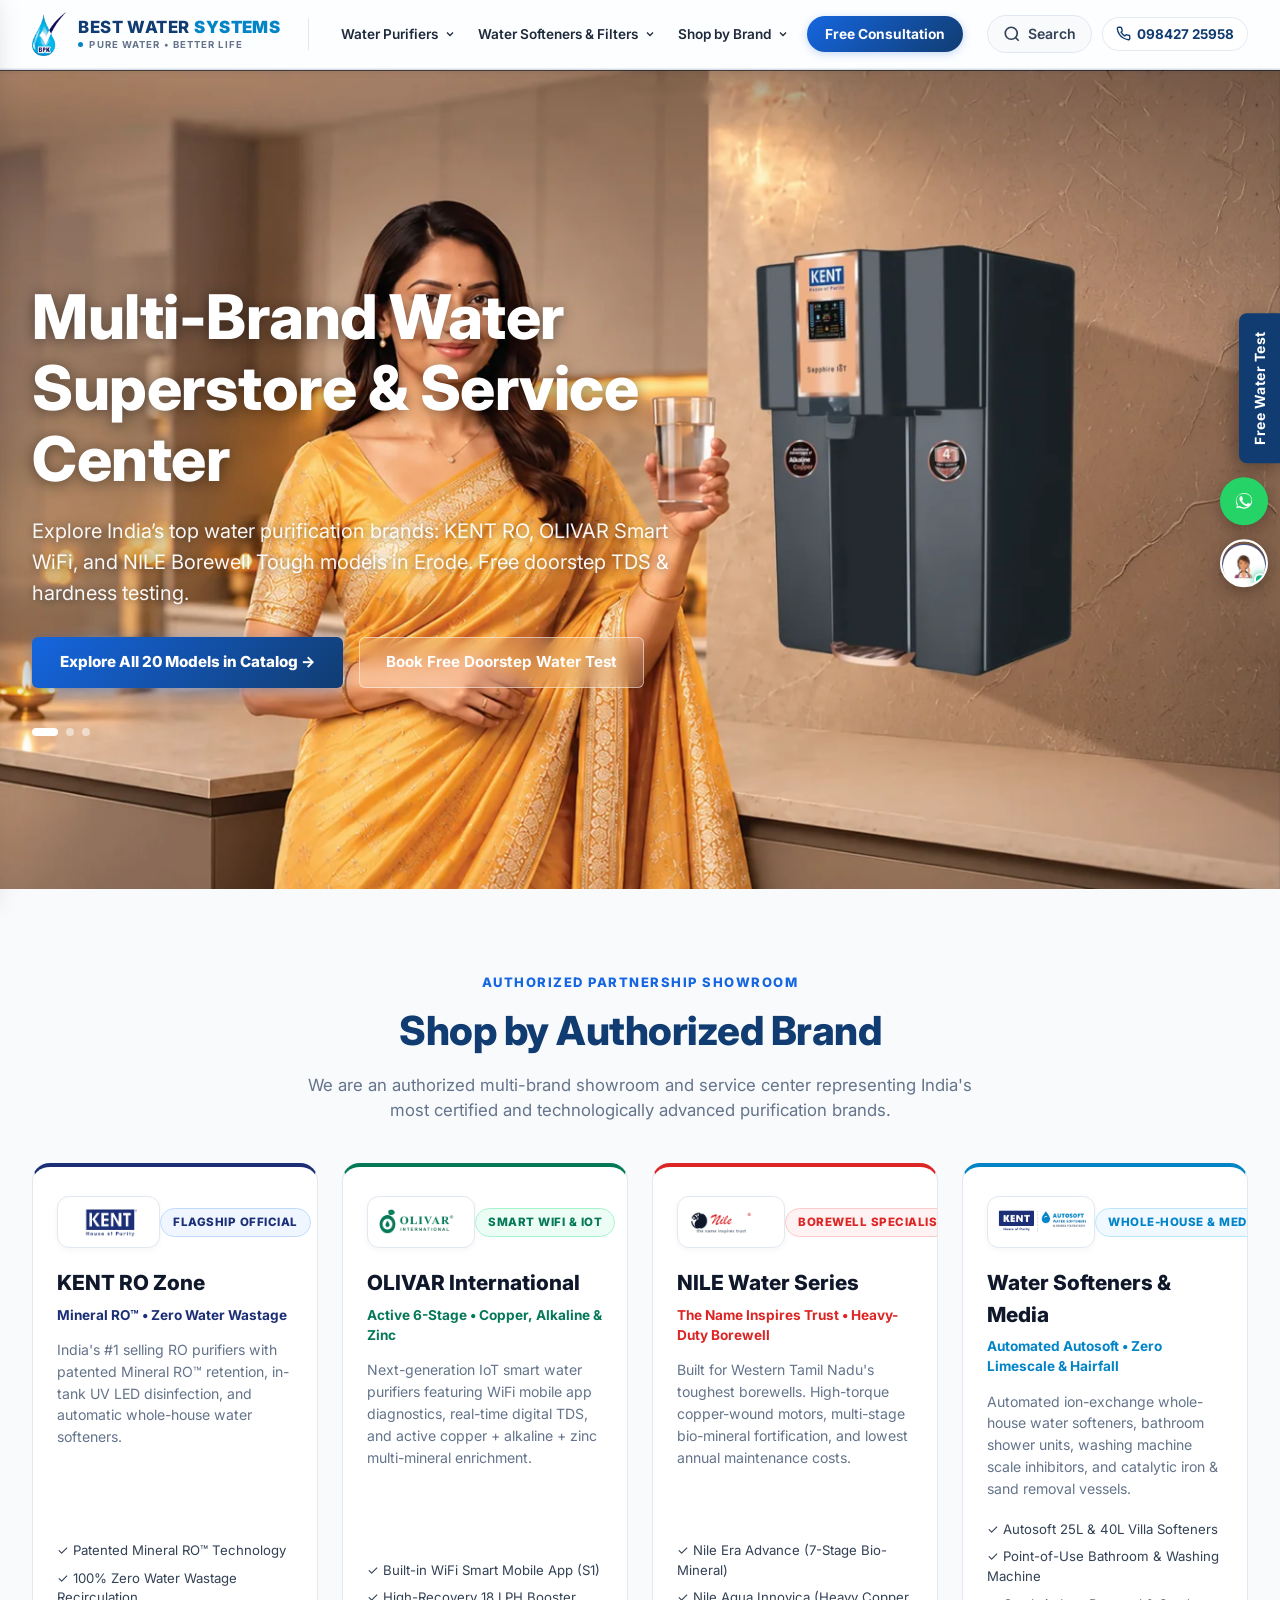
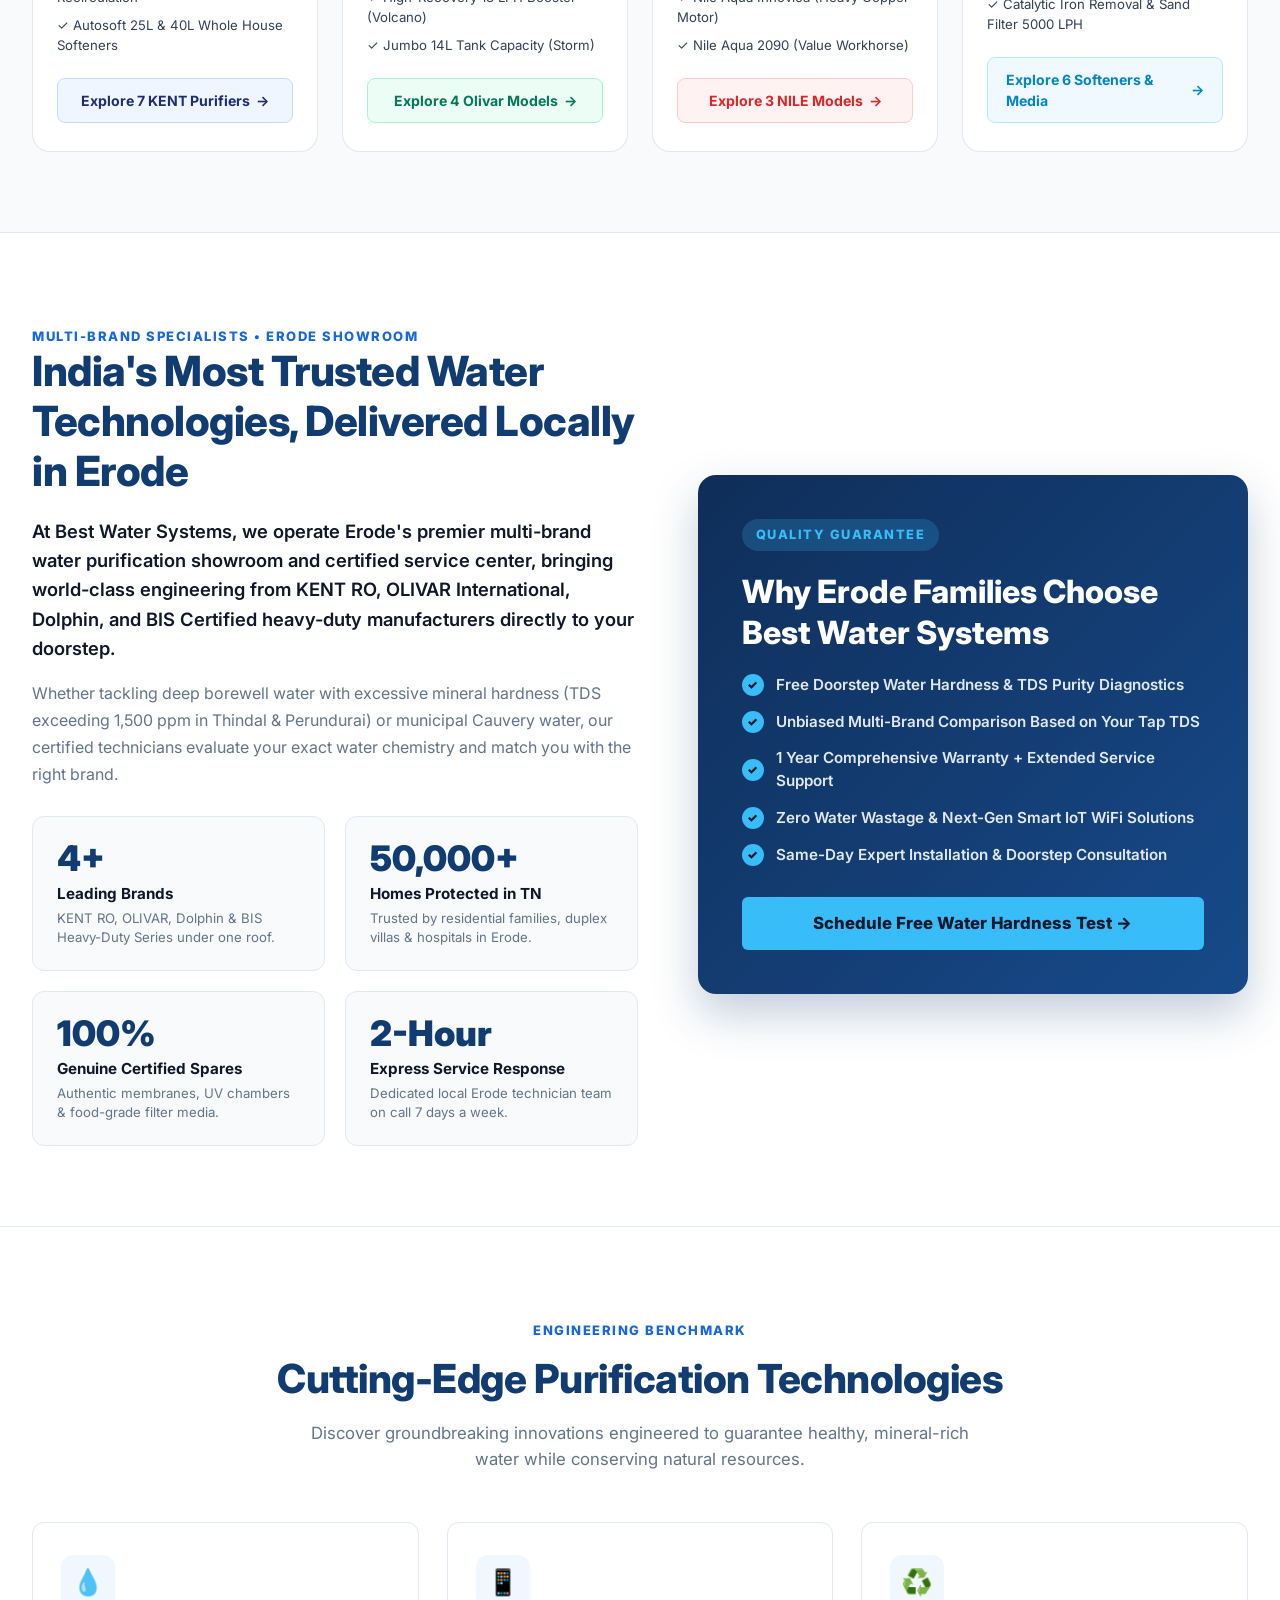
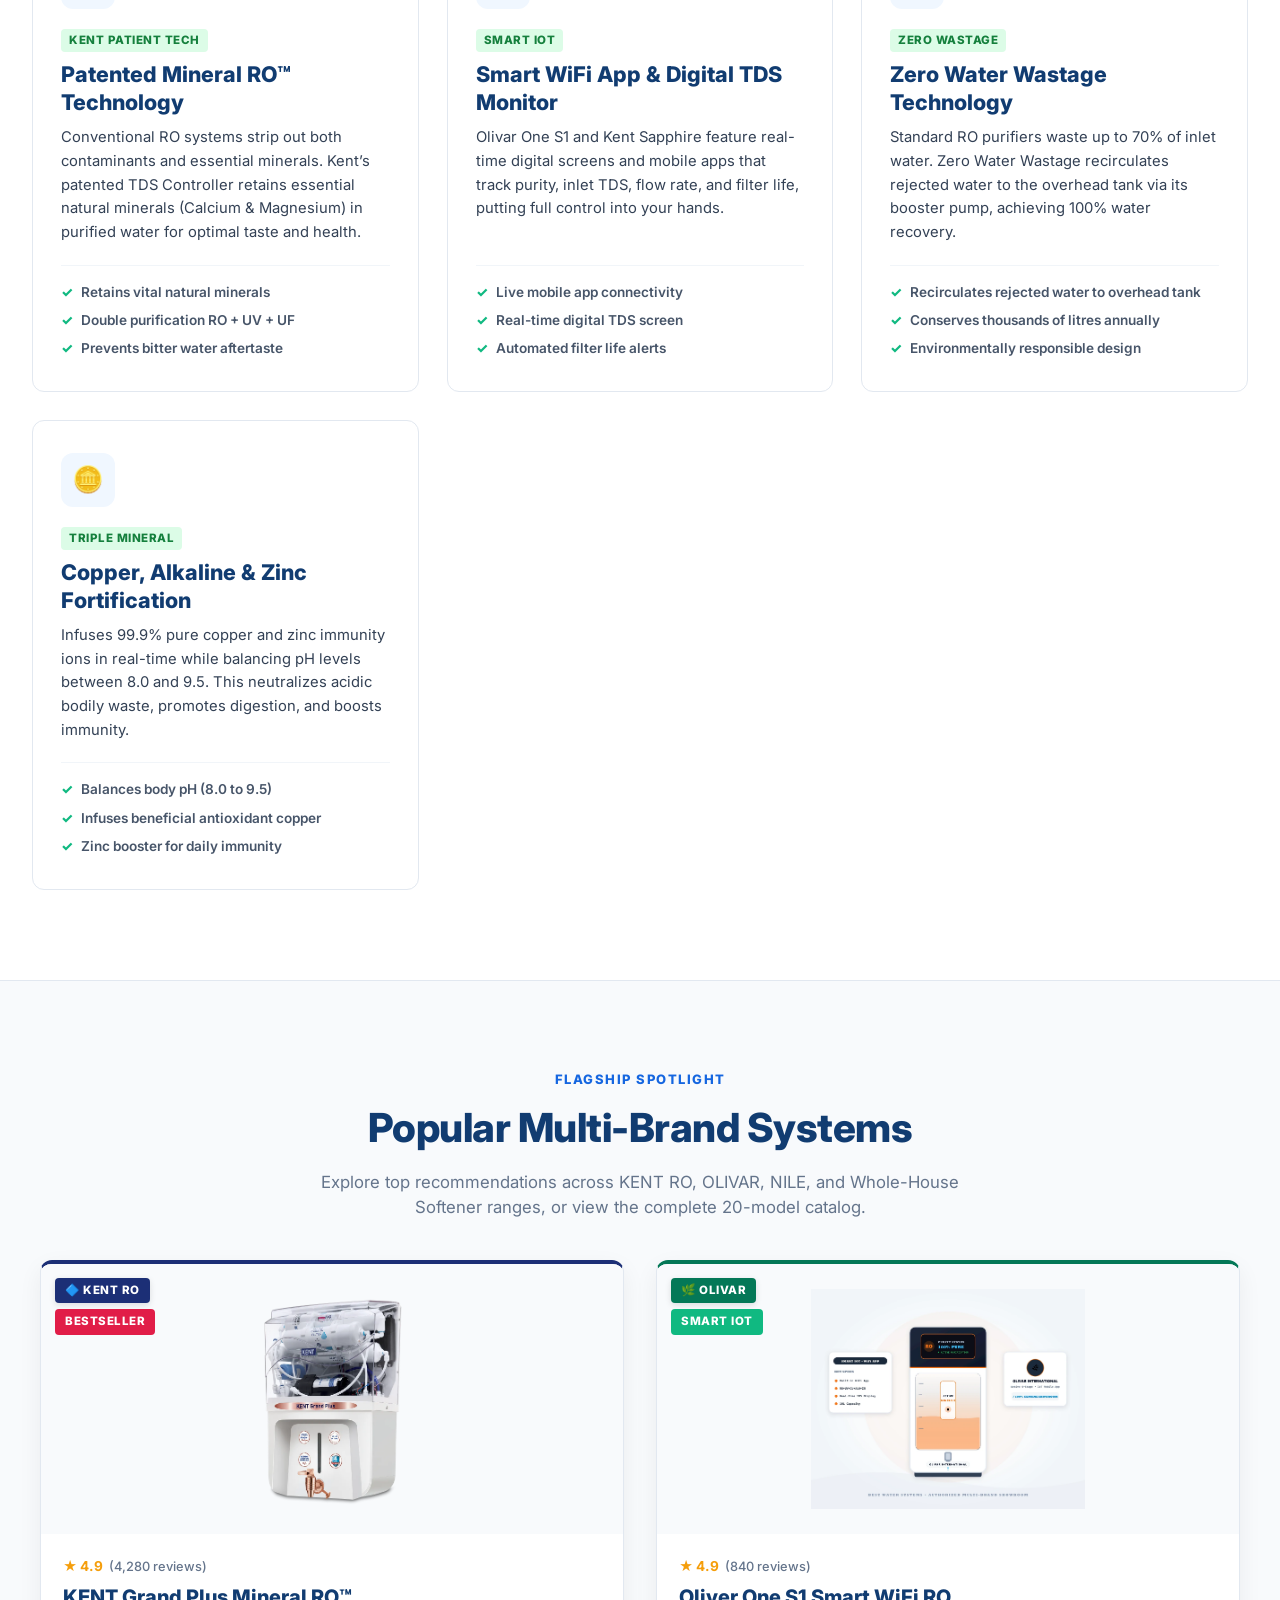
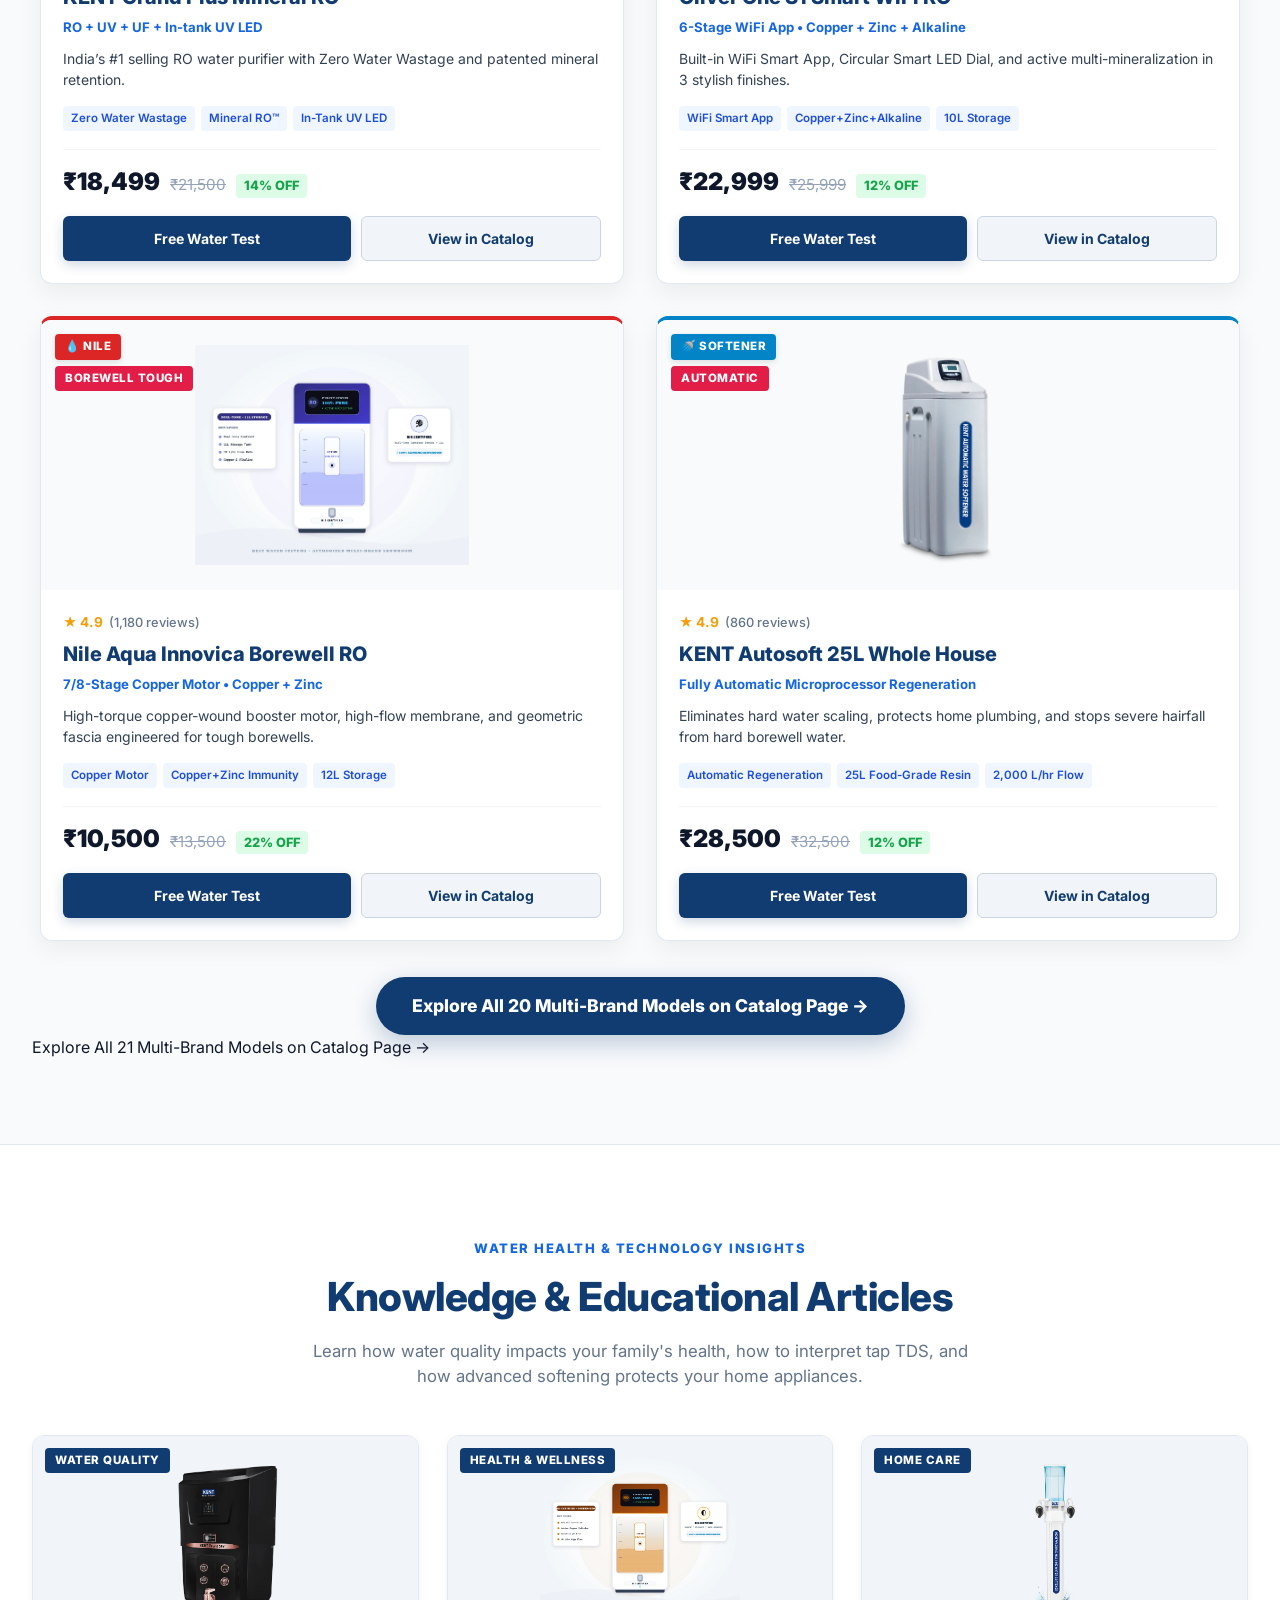
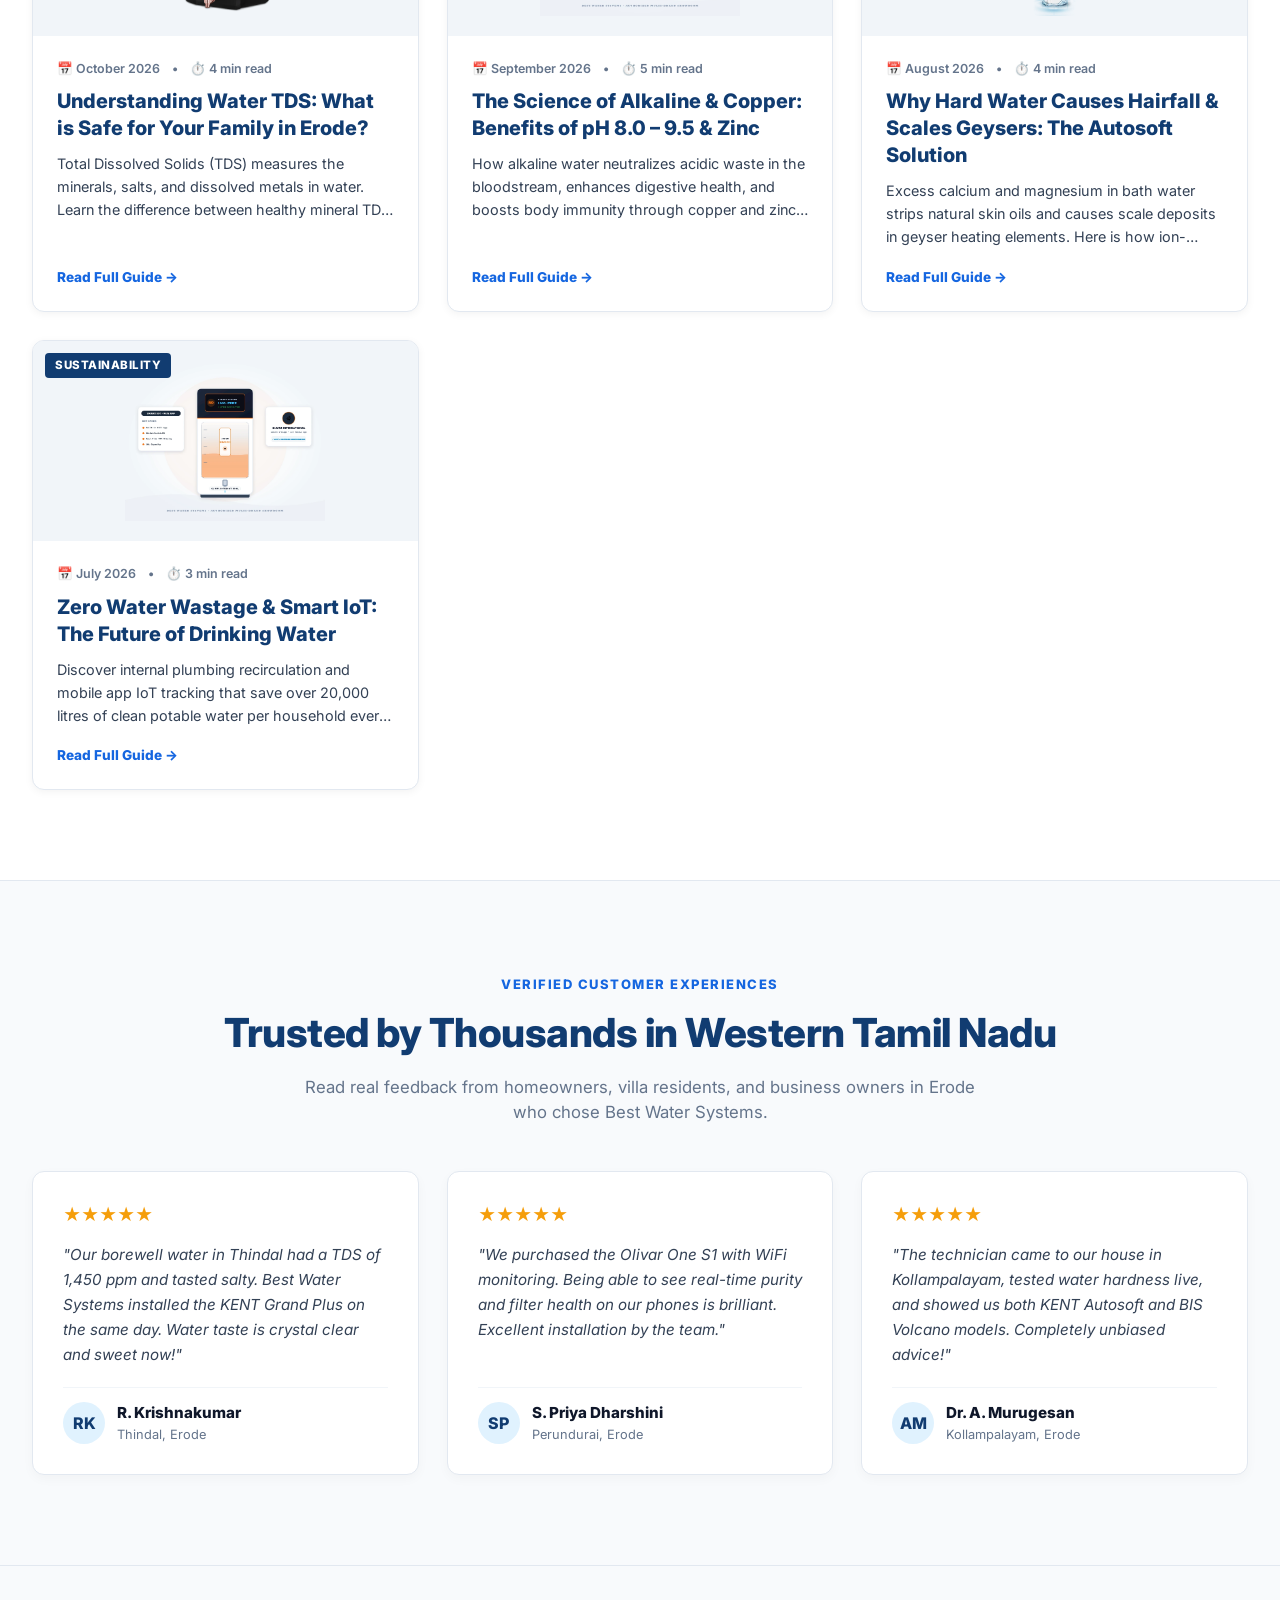
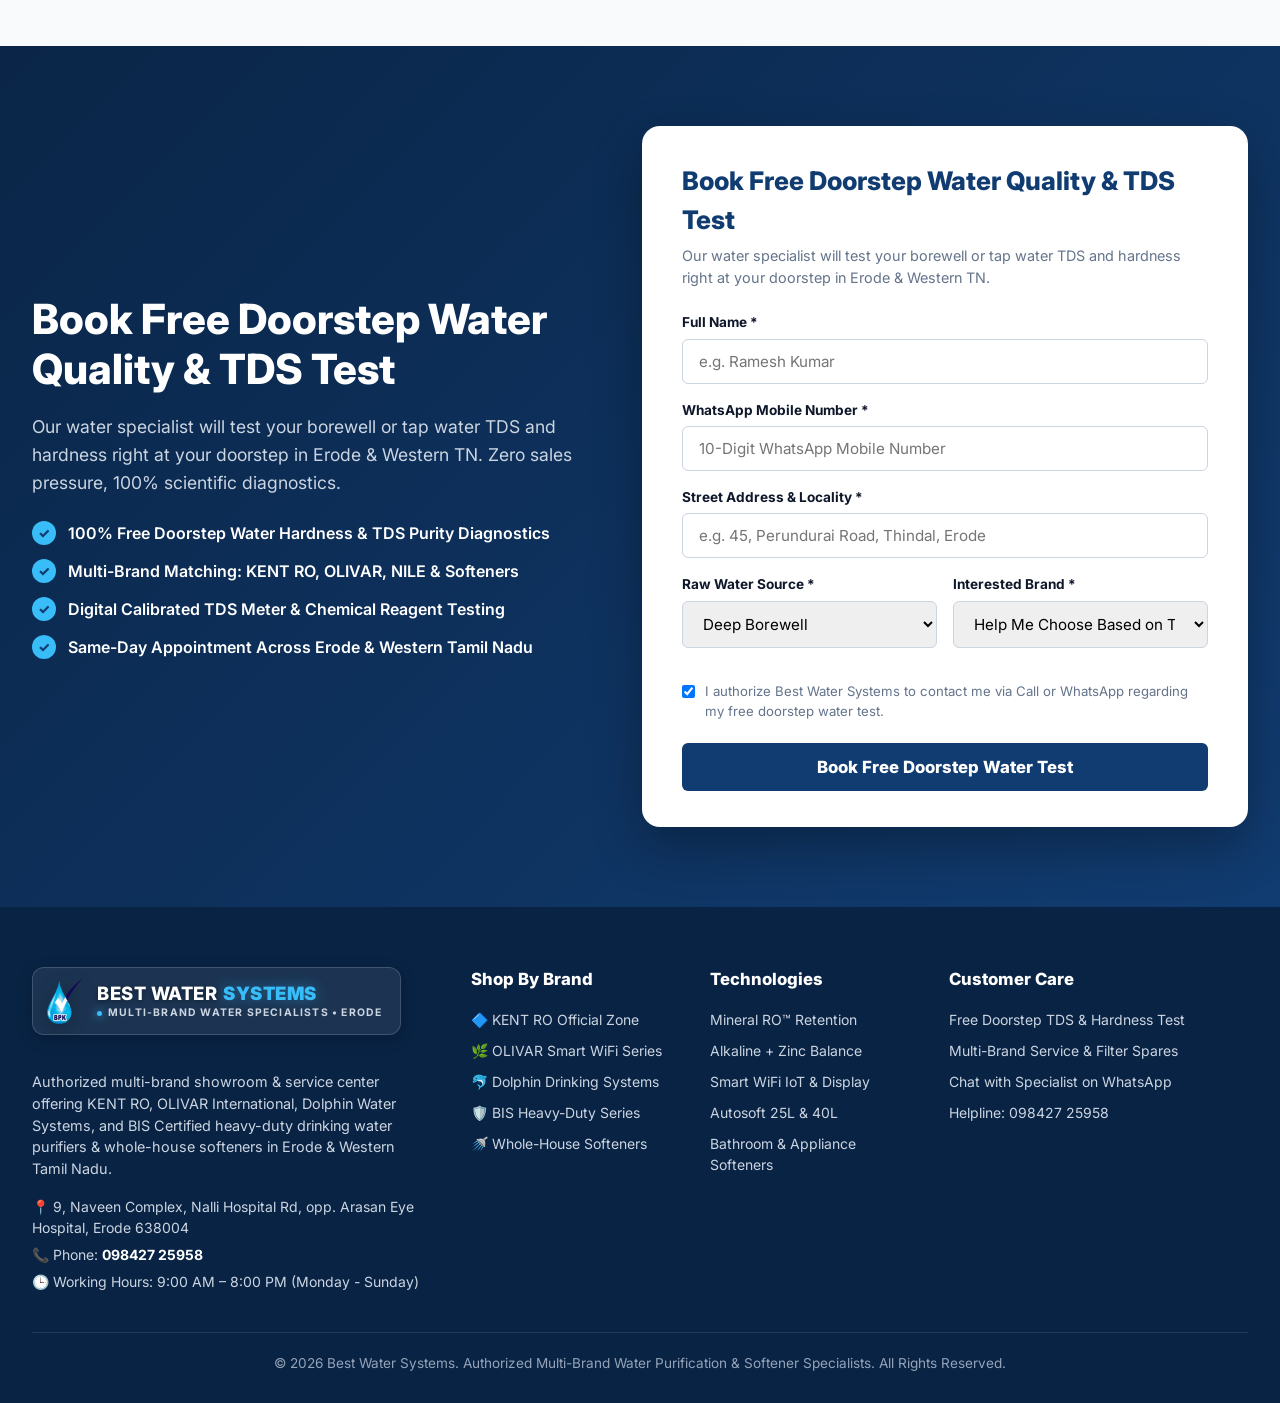
<file: documents/mockup/index.html>
<!DOCTYPE html>
<html lang="en">
<head>
  <meta charset="UTF-8">
  <meta name="viewport" content="width=device-width, initial-scale=1.0">
  <title>Best Water Systems — Multi-Brand Water Purification & Softener Specialists (Erode & Tamil Nadu)</title>
  <meta name="description" content="Best Water Systems: Authorized multi-brand showroom & service center in Erode for KENT RO, OLIVAR International, Dolphin Water Systems, and BIS Certified Series. Free doorstep TDS testing & consultation.">
  
  <!-- Inter Font -->
  <link rel="preconnect" href="https://fonts.googleapis.com">
  <link rel="preconnect" href="https://fonts.gstatic.com" crossorigin>
  <link href="https://fonts.googleapis.com/css2?family=Inter:wght@400;500;600;700;800;900&display=swap" rel="stylesheet">
  
  <!-- Stylesheet -->
  <link rel="stylesheet" href="style.css">
  <link rel="icon" type="image/png" href="images/logo.png">
</head>
<body>

  <!-- ==========================================================================
       HEADER (MULTI-BRAND ARCHITECTURE WITH BRAND-DRIVEN MEGA MENU)
       ========================================================================== -->
  <header class="site-header" id="site-header">
    <div class="header-container">
      <div class="header-left">
        <!-- Official Brand Lockup -->
        <a href="index.html" class="brand-badge" title="Best Water Systems - Pure Water • Better Life">
          <img src="images/logo.png" alt="Best Water Systems Logo" class="brand-logo-img">
          <div class="brand-text-col">
            <div class="brand-title">
              <span class="brand-title-primary">BEST WATER</span>
              <span class="brand-title-accent">SYSTEMS</span>
            </div>
            <div class="brand-tagline">
              <span class="tagline-dot"></span>
              <span>PURE WATER • BETTER LIFE</span>
            </div>
          </div>
        </a>

        <!-- Architectural Divider -->
        <span class="header-divider"></span>

        <!-- Multi-Brand Architecture Navigation Links with Mega-Menu Dropdowns -->
        <nav class="cat-nav-wrapper">
          <ul class="cat-nav-list">
            <!-- 1: Water Purifiers (Brand-Driven Mega Menu Dropdown on Hover) -->
            <li class="nav-item">
              <a href="water-purifiers.html" class="nav-link">
                Water Purifiers
                <svg class="nav-chevron" width="12" height="12" viewBox="0 0 24 24" fill="none" stroke="currentColor" stroke-width="2.5"><polyline points="6 9 12 15 18 9"></polyline></svg>
              </a>
              <div class="mega-menu">
                <div class="mega-menu-inner">
                  <div class="brand-mega-grid">
                    <!-- Column 1: KENT RO -->
                    <div class="brand-mega-col brand-col-kent">
                      <div class="brand-mega-header">
                        <img src="images/logo-kent.png" alt="KENT RO" class="brand-mega-logo">
                        <div class="brand-mega-title-box">
                          <span class="brand-mega-name">KENT RO</span>
                          <span class="brand-mega-tagline">Patented Mineral RO™ • Zero Water Wastage</span>
                        </div>
                      </div>
                      <ul class="brand-mega-links">
                        <li><a href="water-purifiers.html?brand=kent">KENT Grand Plus Mineral RO™</a></li>
                        <li><a href="water-purifiers.html?brand=kent&sub=Digital%20Display%20RO">KENT Grand IoT & Sapphire IoT (Digital Display)</a></li>
                        <li><a href="water-purifiers.html?brand=kent">KENT Pearl IoT (11L Detachable Tank)</a></li>
                        <li><a href="water-purifiers.html?brand=kent">KENT Elegant (Compact Wall Mount)</a></li>
                        <li><a href="water-purifiers.html?brand=kent">KENT Undersink (Sterling IoT & Excel Plus)</a></li>
                      </ul>
                      <a href="water-purifiers.html?brand=kent" class="brand-mega-cta">View All KENT Purifiers (7 Models) →</a>
                    </div>

                    <!-- Column 2: OLIVAR INTERNATIONAL -->
                    <div class="brand-mega-col brand-col-olivar">
                      <div class="brand-mega-header">
                        <img src="images/logo-olivar.png" alt="OLIVAR INTERNATIONAL" class="brand-mega-logo">
                        <div class="brand-mega-title-box">
                          <span class="brand-mega-name">OLIVAR INTERNATIONAL</span>
                          <span class="brand-mega-tagline">Smart WiFi IoT Series • Copper, Alkaline & Zinc</span>
                        </div>
                      </div>
                      <ul class="brand-mega-links">
                        <li><a href="water-purifiers.html?brand=olivar">Oliver One S1 (Smart WiFi App • 3 Colors)</a></li>
                        <li><a href="water-purifiers.html?brand=olivar">Oliver Volcano (18 LPH • Smart LED Bar)</a></li>
                        <li><a href="water-purifiers.html?brand=olivar">Oliver Storm (14L Jumbo Tank • 20 LPH)</a></li>
                        <li><a href="water-purifiers.html?brand=olivar">Oliver Cyclone (12L High Capacity)</a></li>
                      </ul>
                      <a href="water-purifiers.html?brand=olivar" class="brand-mega-cta">View All Oliver Models (4 Models) →</a>
                    </div>

                    <!-- Column 3: NILE -->
                    <div class="brand-mega-col brand-col-nile">
                      <div class="brand-mega-header">
                        <img src="images/logo-nile.png" alt="NILE" class="brand-mega-logo">
                        <div class="brand-mega-title-box">
                          <span class="brand-mega-name">NILE</span>
                          <span class="brand-mega-tagline">The Name Inspires Trust • Heavy-Duty Borewell</span>
                        </div>
                      </div>
                      <ul class="brand-mega-links">
                        <li><a href="water-purifiers.html?brand=nile">Nile Era Advance (7-Stage Bio-Mineral)</a></li>
                        <li><a href="water-purifiers.html?brand=nile">Nile Aqua Innovica (Heavy Copper Motor)</a></li>
                        <li><a href="water-purifiers.html?brand=nile">Nile Aqua 2090 (Value Workhorse)</a></li>
                      </ul>
                      <a href="water-purifiers.html?brand=nile" class="brand-mega-cta">View All Nile Models (3 Models) →</a>
                    </div>
                  </div>
                </div>
              </div>
            </li>

            <!-- 2: Water Softeners & Filters (Dropdown on Hover) -->
            <li class="nav-item has-dropdown">
              <a href="water-purifiers.html?category=water-softener" class="nav-link">
                Water Softeners & Filters
                <svg class="nav-chevron" width="12" height="12" viewBox="0 0 24 24" fill="none" stroke="currentColor" stroke-width="2.5"><polyline points="6 9 12 15 18 9"></polyline></svg>
              </a>
              <div class="nav-dropdown nav-dropdown--softeners">
                <div class="dropdown-softeners-grid">
                  <div class="dropdown-softener-group">
                    <span class="dropdown-group-title">Whole-House Systems</span>
                    <a href="water-purifiers.html?category=water-softener&sub=Whole%20House%20Autosoft" class="dropdown-item-link">
                      <strong>Autosoft 25L Whole House</strong>
                      <span>Automated Microprocessor Regeneration</span>
                    </a>
                    <a href="water-purifiers.html?category=water-softener&sub=Whole%20House%20Autosoft" class="dropdown-item-link">
                      <strong>Autosoft 40L Villa Softener</strong>
                      <span>Heavy 4–8 Bathroom Capacity</span>
                    </a>
                  </div>
                  <div class="dropdown-softener-group">
                    <span class="dropdown-group-title">Point-of-Use Softeners</span>
                    <a href="water-purifiers.html?category=water-softener&sub=Bathroom%20Softener" class="dropdown-item-link">
                      <strong>Bathroom Shower Softener</strong>
                      <span>Stops Hairfall & Skin Dryness</span>
                    </a>
                    <a href="water-purifiers.html?category=water-softener&sub=Bathroom%20Softener" class="dropdown-item-link">
                      <strong>Washing Machine Softener</strong>
                      <span>Protects Heating Coil & Fab Softness</span>
                    </a>
                  </div>
                  <div class="dropdown-softener-group">
                    <span class="dropdown-group-title">Whole-House Media</span>
                    <a href="water-purifiers.html?category=water-softener&sub=Whole%20House%20Autosoft" class="dropdown-item-link">
                      <strong>Multi-Media Iron Removal</strong>
                      <span>Eliminates Yellow Rust Stains & Odor</span>
                    </a>
                    <a href="water-purifiers.html?category=water-softener&sub=Whole%20House%20Autosoft" class="dropdown-item-link">
                      <strong>High-Flow Sand Filter (5000 LPH)</strong>
                      <span>Quartz Media Turbidity & Mud Removal</span>
                    </a>
                  </div>
                </div>
                <div class="dropdown-footer">
                  <a href="water-purifiers.html?category=water-softener" class="dropdown-footer-cta">Explore All Softeners & Media (6 Models) →</a>
                </div>
              </div>
            </li>

            <!-- 3: Shop by Brand (Quick-Select Dropdown) -->
            <li class="nav-item has-dropdown">
              <a href="water-purifiers.html" class="nav-link">
                Shop by Brand
                <svg class="nav-chevron" width="12" height="12" viewBox="0 0 24 24" fill="none" stroke="currentColor" stroke-width="2.5"><polyline points="6 9 12 15 18 9"></polyline></svg>
              </a>
              <div class="nav-dropdown nav-dropdown--brands-quick">
                <a href="water-purifiers.html?brand=kent" class="brand-quick-item">
                  <img src="images/logo-kent.png" alt="KENT RO" class="brand-quick-logo">
                  <div class="brand-quick-info">
                    <span class="brand-quick-name">KENT RO</span>
                    <span class="brand-quick-count">7 Purifier Models • Flagship Partner</span>
                  </div>
                </a>
                <a href="water-purifiers.html?brand=olivar" class="brand-quick-item">
                  <img src="images/logo-olivar.png" alt="OLIVAR" class="brand-quick-logo">
                  <div class="brand-quick-info">
                    <span class="brand-quick-name">OLIVAR INTERNATIONAL</span>
                    <span class="brand-quick-count">4 Smart WiFi & IoT Models</span>
                  </div>
                </a>
                <a href="water-purifiers.html?brand=nile" class="brand-quick-item">
                  <img src="images/logo-nile.png" alt="NILE" class="brand-quick-logo">
                  <div class="brand-quick-info">
                    <span class="brand-quick-name">NILE</span>
                    <span class="brand-quick-count">3 Borewell Tough Models</span>
                  </div>
                </a>
                <a href="water-purifiers.html?category=water-softener" class="brand-quick-item">
                  <img src="images/logo-softeners.png" alt="Softeners & Media" class="brand-quick-logo">
                  <div class="brand-quick-info">
                    <span class="brand-quick-name">Softeners & Media</span>
                    <span class="brand-quick-count">6 Whole-House & Bathroom Models</span>
                  </div>
                </a>
              </div>
            </li>

            <!-- 4: Free Consultation Link -->
            <li class="nav-item">
              <a href="#consultation" class="nav-consultation-btn">Free Consultation</a>
            </li>
          </ul>
        </nav>
      </div>

      <div class="header-right">
        <!-- Utility Controls (Section 2.6) -->
        <div class="action-controls-row">
          <a href="water-purifiers.html" class="search-pill-btn" title="Search Purifiers & Softeners">
            <svg width="18" height="18" viewBox="0 0 24 24" fill="none" stroke="currentColor" stroke-width="2.2"><circle cx="11" cy="11" r="8"></circle><line x1="21" y1="21" x2="16.65" y2="16.65"></line></svg>
            <span>Search</span>
          </a>

          <!-- Phone Hotline -->
          <a href="tel:+919842725958" class="header-hotline-btn" title="Call Multi-Brand Care Helpline: 098427 25958">
            <svg width="15" height="15" viewBox="0 0 24 24" fill="none" stroke="currentColor" stroke-width="2.2"><path d="M22 16.92v3a2 2 0 0 1-2.18 2 19.79 19.79 0 0 1-8.63-3.07 19.5 19.5 0 0 1-6-6 19.79 19.79 0 0 1-3.07-8.67A2 2 0 0 1 4.11 2h3a2 2 0 0 1 2 1.72 12.84 12.84 0 0 0 .7 2.81 2 2 0 0 1-.45 2.11L8.09 9.91a16 16 0 0 0 6 6l1.27-1.27a2 2 0 0 1 2.11-.45 12.84 12.84 0 0 0 2.81.7A2 2 0 0 1 22 16.92z"></path></svg>
            <span>098427 25958</span>
          </a>



          <!-- Mobile Drawer Toggle -->
          <button class="icon-action-btn mobile-menu-toggle" id="mobile-menu-toggle" title="Menu" onclick="toggleMobileDrawer()">
            <svg width="24" height="24" viewBox="0 0 24 24" fill="none" stroke="currentColor" stroke-width="2.2"><line x1="3" y1="6" x2="21" y2="6"></line><line x1="3" y1="12" x2="21" y2="12"></line><line x1="3" y1="18" x2="21" y2="18"></line></svg>
          </button>
        </div>
      </div>
    </div>
  </header>

  <!-- ==========================================================================
       MOBILE OFF-CANVAS DRAWER WITH COLLAPSIBLE BRAND ACCORDIONS (SECTION 7)
       ========================================================================== -->
  <div class="mobile-drawer-overlay" id="mobile-drawer-overlay" onclick="toggleMobileDrawer()"></div>
  <aside class="mobile-drawer" id="mobile-drawer">
    <div class="drawer-header">
      <div style="font-weight:800; font-size:1.05rem; display:flex; align-items:center; gap:8px;">
        <span>💧 BEST WATER SYSTEMS</span>
      </div>
      <button class="close-btn" style="color:#ffffff;" onclick="toggleMobileDrawer()">&times;</button>
    </div>
    <ul class="drawer-nav-list">
      <li class="drawer-nav-item"><a href="water-purifiers.html">🌊 All 20 Multi-Brand Models <span>→</span></a></li>

      <!-- Collapsible Accordion: Water Purifiers -->
      <li class="drawer-accordion-item">
        <button class="drawer-accordion-header" onclick="toggleMobileAccordion(this)">
          <span>💧 Water Purifiers</span>
          <span class="drawer-accordion-icon">▼</span>
        </button>
        <div class="drawer-accordion-body">
          <ul class="drawer-sub-links">
            <li><a href="water-purifiers.html?brand=kent">🔷 KENT RO (7 Models)</a></li>
            <li><a href="water-purifiers.html?brand=olivar">🌿 OLIVAR International (4 Models)</a></li>
            <li><a href="water-purifiers.html?brand=nile">💧 NILE Series (3 Models)</a></li>
            <li><a href="water-purifiers.html" style="font-weight:700; color:#113c71;">View All 14 Purifiers →</a></li>
          </ul>
        </div>
      </li>

      <!-- Collapsible Accordion: Water Softeners & Media -->
      <li class="drawer-accordion-item">
        <button class="drawer-accordion-header" onclick="toggleMobileAccordion(this)">
          <span>🚿 Softeners & Media Filters</span>
          <span class="drawer-accordion-icon">▼</span>
        </button>
        <div class="drawer-accordion-body">
          <ul class="drawer-sub-links">
            <li><a href="water-purifiers.html?category=water-softener&sub=Whole%20House%20Autosoft">Whole-House Autosoft (25L & 40L)</a></li>
            <li><a href="water-purifiers.html?category=water-softener&sub=Bathroom%20Softener">Bathroom & Washing Machine Softeners</a></li>
            <li><a href="water-purifiers.html?category=water-softener">Iron & Sand Filtration Media</a></li>
            <li><a href="water-purifiers.html?category=water-softener" style="font-weight:700; color:#0284c7;">Explore All Softeners (6 Models) →</a></li>
          </ul>
        </div>
      </li>

      <!-- Collapsible Accordion: Shop by Brand -->
      <li class="drawer-accordion-item">
        <button class="drawer-accordion-header" onclick="toggleMobileAccordion(this)">
          <span>🏷️ Shop by Brand</span>
          <span class="drawer-accordion-icon">▼</span>
        </button>
        <div class="drawer-accordion-body">
          <ul class="drawer-sub-links">
            <li><a href="water-purifiers.html?brand=kent">🔷 KENT RO Official Zone</a></li>
            <li><a href="water-purifiers.html?brand=olivar">🌿 OLIVAR Smart WiFi Series</a></li>
            <li><a href="water-purifiers.html?brand=nile">💧 NILE Borewell Tough</a></li>
            <li><a href="water-purifiers.html?category=water-softener">🚿 Whole-House Softeners</a></li>
          </ul>
        </div>
      </li>

      <li class="drawer-nav-item"><a href="#consultation" onclick="toggleMobileDrawer();">📋 Book Free Doorstep Water Test <span>→</span></a></li>
      <li class="drawer-nav-item"><a href="#blogs" onclick="toggleMobileDrawer();">📚 Water Knowledge & Articles <span>→</span></a></li>
      <li class="drawer-nav-item"><a href="#about" onclick="toggleMobileDrawer();">ℹ️ Showroom & Store Location <span>→</span></a></li>
    </ul>
    <div class="drawer-contact-box">
      <div style="font-size:0.8rem; color:#64748b; font-weight:700; text-transform:uppercase; margin-bottom:6px;">Multi-Brand Care Helpline</div>
      <a href="tel:+919842725958" style="font-size:1.1rem; font-weight:800; color:#113c71; display:flex; align-items:center; gap:8px;">
        📞 098427 25958
      </a>
      <div style="font-size:0.8rem; color:#64748b; margin-top:6px;">9, Naveen Complex, Nalli Hospital Rd, Erode 638004</div>
    </div>
  </aside>

  <!-- ==========================================================================
       MULTI-BRAND HERO BANNER
       ========================================================================== -->
  <!-- ==========================================================================
       MULTI-BRAND HERO BANNER
       ========================================================================== -->
  <section class="hero-section">
    <div class="hero-bg-layer"></div>
    <div class="hero-container">
      <div class="hero-content-box">
        <h1 class="hero-headline" id="hero-headline">
          Multi-Brand Water<br>
          Superstore & Service<br>
          Center
        </h1>
        <p class="hero-subtext" id="hero-subtext">
          Explore India’s top water purification brands: KENT RO, OLIVAR Smart WiFi, and NILE Borewell Tough models in Erode. Free doorstep TDS & hardness testing.
        </p>

        <!-- CTAs inside Hero -->
        <div class="hero-cta-group">
          <a href="water-purifiers.html" class="hero-btn-primary">
            <span>Explore All 20 Models in Catalog →</span>
          </a>
          <a href="#consultation" class="hero-btn-secondary">
            <span>Book Free Doorstep Water Test</span>
          </a>
        </div>

        <!-- Slider Pagination Dots -->
        <div class="hero-slider-dots">
          <span class="hero-dot active" data-slide="0" onclick="setHeroSlide(0)"></span>
          <span class="hero-dot" data-slide="1" onclick="setHeroSlide(1)"></span>
          <span class="hero-dot" data-slide="2" onclick="setHeroSlide(2)"></span>
        </div>
      </div>
    </div>
  </section>

  <!-- ==========================================================================
       RIGHT EDGE STICKY FLOATING STACK
       ========================================================================== -->
  <aside class="floating-stack">
    <!-- 1: Free Consultation Tab -->
    <a href="#consultation" class="sticky-demo-pill" title="Book Free Doorstep Water Quality & TDS Test">
      <span>Free Water Test</span>
    </a>

    <!-- 2: WhatsApp Chat -->
    <a href="https://wa.me/919842725958?text=Hello%20Best%20Water%20Systems,%20I%20would%20like%20to%20inquire%20about%20purifiers." target="_blank" rel="noopener" class="circle-btn whatsapp-circle" title="Chat on WhatsApp (098427 25958)">
      <img src="images/whatsapp.svg" alt="WhatsApp">
    </a>

    <!-- 3: Customer Support Agent -->
    <a href="tel:+919842725958" class="circle-btn agent-circle" title="Customer Helpline: 098427 25958" onclick="openDemoModal('Direct Care Helpline')">
      <img src="images/agent-avatar.png" alt="Customer Agent">
      <span class="online-pulse-dot"></span>
    </a>
  </aside>

  <!-- ==========================================================================
       SECTION: MULTI-BRAND SUPERSTORE SHOWCASE (4 PARTNER BRANDS - SECTION 1)
       ========================================================================== -->
  <section class="brand-showcase-section" id="brands">
    <div class="section-header-box">
      <span class="section-eyebrow">AUTHORIZED PARTNERSHIP SHOWROOM</span>
      <h2 class="section-main-title">Shop by Authorized Brand</h2>
      <p class="section-description">
        We are an authorized multi-brand showroom and service center representing India's most certified and technologically advanced purification brands.
      </p>
    </div>

    <div class="brand-showcase-grid">
      <!-- Brand 1: KENT RO -->
      <div class="brand-showcase-card kent">
        <div class="brand-card-top">
          <div class="brand-card-icon">
            <img src="images/logo-kent.png" alt="KENT RO" class="brand-card-logo">
          </div>
          <span class="brand-card-badge">FLAGSHIP OFFICIAL</span>
        </div>
        <h3 class="brand-card-title">KENT RO Zone</h3>
        <div class="brand-card-tagline">Mineral RO™ • Zero Water Wastage</div>
        <p class="brand-card-desc">
          India's #1 selling RO purifiers with patented Mineral RO™ retention, in-tank UV LED disinfection, and automatic whole-house water softeners.
        </p>
        <ul class="brand-card-features">
          <li>✓ Patented Mineral RO™ Technology</li>
          <li>✓ 100% Zero Water Wastage Recirculation</li>
          <li>✓ Autosoft 25L & 40L Whole House Softeners</li>
        </ul>
        <a href="water-purifiers.html?brand=kent" class="brand-card-btn">
          Explore 7 KENT Purifiers <span class="btn-arrow">→</span>
        </a>
      </div>

      <!-- Brand 2: OLIVAR International -->
      <div class="brand-showcase-card olivar">
        <div class="brand-card-top">
          <div class="brand-card-icon">
            <img src="images/logo-olivar.png" alt="OLIVAR International" class="brand-card-logo">
          </div>
          <span class="brand-card-badge">SMART WiFi & IoT</span>
        </div>
        <h3 class="brand-card-title">OLIVAR International</h3>
        <div class="brand-card-tagline">Active 6-Stage • Copper, Alkaline & Zinc</div>
        <p class="brand-card-desc">
          Next-generation IoT smart water purifiers featuring WiFi mobile app diagnostics, real-time digital TDS, and active copper + alkaline + zinc multi-mineral enrichment.
        </p>
        <ul class="brand-card-features">
          <li>✓ Built-in WiFi Smart Mobile App (S1)</li>
          <li>✓ High-Recovery 18 LPH Booster (Volcano)</li>
          <li>✓ Jumbo 14L Tank Capacity (Storm)</li>
        </ul>
        <a href="water-purifiers.html?brand=olivar" class="brand-card-btn">
          Explore 4 Olivar Models <span class="btn-arrow">→</span>
        </a>
      </div>

      <!-- Brand 3: NILE Series -->
      <div class="brand-showcase-card nile">
        <div class="brand-card-top">
          <div class="brand-card-icon">
            <img src="images/logo-nile.png" alt="NILE Water Series" class="brand-card-logo">
          </div>
          <span class="brand-card-badge">BOREWELL SPECIALISTS</span>
        </div>
        <h3 class="brand-card-title">NILE Water Series</h3>
        <div class="brand-card-tagline">The Name Inspires Trust • Heavy-Duty Borewell</div>
        <p class="brand-card-desc">
          Built for Western Tamil Nadu's toughest borewells. High-torque copper-wound motors, multi-stage bio-mineral fortification, and lowest annual maintenance costs.
        </p>
        <ul class="brand-card-features">
          <li>✓ Nile Era Advance (7-Stage Bio-Mineral)</li>
          <li>✓ Nile Aqua Innovica (Heavy Copper Motor)</li>
          <li>✓ Nile Aqua 2090 (Value Workhorse)</li>
        </ul>
        <a href="water-purifiers.html?brand=nile" class="brand-card-btn">
          Explore 3 NILE Models <span class="btn-arrow">→</span>
        </a>
      </div>

      <!-- Brand 4: Water Softeners & Media Filtration -->
      <div class="brand-showcase-card softeners">
        <div class="brand-card-top">
          <div class="brand-card-icon">
            <img src="images/logo-softeners.png" alt="Water Softeners & Media" class="brand-card-logo">
          </div>
          <span class="brand-card-badge">WHOLE-HOUSE & MEDIA</span>
        </div>
        <h3 class="brand-card-title">Water Softeners & Media</h3>
        <div class="brand-card-tagline">Automated Autosoft • Zero Limescale & Hairfall</div>
        <p class="brand-card-desc">
          Automated ion-exchange whole-house water softeners, bathroom shower units, washing machine scale inhibitors, and catalytic iron & sand removal vessels.
        </p>
        <ul class="brand-card-features">
          <li>✓ Autosoft 25L & 40L Villa Softeners</li>
          <li>✓ Point-of-Use Bathroom & Washing Machine</li>
          <li>✓ Catalytic Iron Removal & Sand Filter 5000 LPH</li>
        </ul>
        <a href="water-purifiers.html?category=water-softener" class="brand-card-btn">
          Explore 6 Softeners & Media <span class="btn-arrow">→</span>
        </a>
      </div>
    </div>
  </section>

  <!-- ==========================================================================
       SECTION 1: ABOUT BEST WATER SYSTEMS (MULTI-BRAND SUPERSTORE)
       ========================================================================== -->
  <section class="about-house-section" id="about-house">
    <div class="about-house-grid">
      <!-- Text & Metrics Column -->
      <div class="about-text-col">
        <span class="section-eyebrow">MULTI-BRAND SPECIALISTS • ERODE SHOWROOM</span>
        <h2>India's Most Trusted Water Technologies, Delivered Locally in Erode</h2>
        <p class="about-lead-p">
          At Best Water Systems, we operate Erode's premier multi-brand water purification showroom and certified service center, bringing world-class engineering from KENT RO, OLIVAR International, Dolphin, and BIS Certified heavy-duty manufacturers directly to your doorstep.
        </p>
        <p class="about-sub-p">
          Whether tackling deep borewell water with excessive mineral hardness (TDS exceeding 1,500 ppm in Thindal & Perundurai) or municipal Cauvery water, our certified technicians evaluate your exact water chemistry and match you with the right brand.
        </p>

        <!-- Trust Metrics Grid -->
        <div class="trust-metrics-grid">
          <div class="metric-card">
            <div class="metric-number">4+</div>
            <div class="metric-title">Leading Brands</div>
            <div class="metric-desc">KENT RO, OLIVAR, Dolphin & BIS Heavy-Duty Series under one roof.</div>
          </div>
          <div class="metric-card">
            <div class="metric-number">50,000+</div>
            <div class="metric-title">Homes Protected in TN</div>
            <div class="metric-desc">Trusted by residential families, duplex villas & hospitals in Erode.</div>
          </div>
          <div class="metric-card">
            <div class="metric-number">100%</div>
            <div class="metric-title">Genuine Certified Spares</div>
            <div class="metric-desc">Authentic membranes, UV chambers & food-grade filter media.</div>
          </div>
          <div class="metric-card">
            <div class="metric-number">2-Hour</div>
            <div class="metric-title">Express Service Response</div>
            <div class="metric-desc">Dedicated local Erode technician team on call 7 days a week.</div>
          </div>
        </div>
      </div>

      <!-- Visual Card Column -->
      <div class="about-visual-col">
        <div class="about-visual-card">
          <span class="about-visual-tag">QUALITY GUARANTEE</span>
          <h3 class="about-visual-title">Why Erode Families Choose Best Water Systems</h3>
          <ul class="about-visual-checklist">
            <li>
              <span class="checklist-icon">✓</span>
              <span>Free Doorstep Water Hardness & TDS Purity Diagnostics</span>
            </li>
            <li>
              <span class="checklist-icon">✓</span>
              <span>Unbiased Multi-Brand Comparison Based on Your Tap TDS</span>
            </li>
            <li>
              <span class="checklist-icon">✓</span>
              <span>1 Year Comprehensive Warranty + Extended Service Support</span>
            </li>
            <li>
              <span class="checklist-icon">✓</span>
              <span>Zero Water Wastage & Next-Gen Smart IoT WiFi Solutions</span>
            </li>
            <li>
              <span class="checklist-icon">✓</span>
              <span>Same-Day Expert Installation & Doorstep Consultation</span>
            </li>
          </ul>

          <a href="#consultation" class="btn-submit-demo" style="background:#38bdf8; color:#0f172a; font-weight:800;">
            Schedule Free Water Hardness Test →
          </a>
        </div>
      </div>
    </div>
  </section>

  <!-- ==========================================================================
       SECTION 2: PATENTED TECHNOLOGIES SHOWCASE
       ========================================================================== -->
  <section class="tech-showcase-section" id="technologies">
    <div class="section-header-box">
      <span class="section-eyebrow">ENGINEERING BENCHMARK</span>
      <h2 class="section-main-title">Cutting-Edge Purification Technologies</h2>
      <p class="section-description">
        Discover groundbreaking innovations engineered to guarantee healthy, mineral-rich water while conserving natural resources.
      </p>
    </div>

    <div class="tech-grid">
      <!-- Tech 1 -->
      <div class="tech-card">
        <div class="tech-icon-circle">💧</div>
        <span class="tech-patent-badge">KENT PATIENT TECH</span>
        <h3 class="tech-title">Patented Mineral RO™ Technology</h3>
        <p class="tech-desc">
          Conventional RO systems strip out both contaminants and essential minerals. Kent’s patented TDS Controller retains essential natural minerals (Calcium & Magnesium) in purified water for optimal taste and health.
        </p>
        <ul class="tech-perks-list">
          <li>Retains vital natural minerals</li>
          <li>Double purification RO + UV + UF</li>
          <li>Prevents bitter water aftertaste</li>
        </ul>
      </div>

      <!-- Tech 2 -->
      <div class="tech-card">
        <div class="tech-icon-circle">📱</div>
        <span class="tech-patent-badge">SMART IOT</span>
        <h3 class="tech-title">Smart WiFi App & Digital TDS Monitor</h3>
        <p class="tech-desc">
          Olivar One S1 and Kent Sapphire feature real-time digital screens and mobile apps that track purity, inlet TDS, flow rate, and filter life, putting full control into your hands.
        </p>
        <ul class="tech-perks-list">
          <li>Live mobile app connectivity</li>
          <li>Real-time digital TDS screen</li>
          <li>Automated filter life alerts</li>
        </ul>
      </div>

      <!-- Tech 3 -->
      <div class="tech-card">
        <div class="tech-icon-circle">♻️</div>
        <span class="tech-patent-badge">ZERO WASTAGE</span>
        <h3 class="tech-title">Zero Water Wastage Technology</h3>
        <p class="tech-desc">
          Standard RO purifiers waste up to 70% of inlet water. Zero Water Wastage recirculates rejected water to the overhead tank via its booster pump, achieving 100% water recovery.
        </p>
        <ul class="tech-perks-list">
          <li>Recirculates rejected water to overhead tank</li>
          <li>Conserves thousands of litres annually</li>
          <li>Environmentally responsible design</li>
        </ul>
      </div>

      <!-- Tech 4 -->
      <div class="tech-card">
        <div class="tech-icon-circle">🪙</div>
        <span class="tech-patent-badge">TRIPLE MINERAL</span>
        <h3 class="tech-title">Copper, Alkaline & Zinc Fortification</h3>
        <p class="tech-desc">
          Infuses 99.9% pure copper and zinc immunity ions in real-time while balancing pH levels between 8.0 and 9.5. This neutralizes acidic bodily waste, promotes digestion, and boosts immunity.
        </p>
        <ul class="tech-perks-list">
          <li>Balances body pH (8.0 to 9.5)</li>
          <li>Infuses beneficial antioxidant copper</li>
          <li>Zinc booster for daily immunity</li>
        </ul>
      </div>
    </div>
  </section>

  <!-- ==========================================================================
       SECTION 4: MULTI-BRAND SPOTLIGHT PRODUCT PREVIEW
       ========================================================================== -->
  <section class="spotlight-preview-section">
    <div class="section-header-box">
      <span class="section-eyebrow">FLAGSHIP SPOTLIGHT</span>
      <h2 class="section-main-title">Popular Multi-Brand Systems</h2>
      <p class="section-description">
        Explore top recommendations across KENT RO, OLIVAR, NILE, and Whole-House Softener ranges, or view the complete 20-model catalog.
      </p>
    </div>

    <div class="spotlight-preview-grid">
      <!-- Spotlight 1: Kent Grand Plus -->
      <div class="kent-product-card" data-brand="kent" style="box-shadow: 0 8px 24px rgba(0,0,0,0.06);">
        <div class="card-top-badges">
          <span class="card-brand-pill brand-tag-kent">🔷 KENT RO</span>
          <span class="card-badge badge-bestseller">BESTSELLER</span>
        </div>
        <div class="card-image-box" onclick="location.href='water-purifiers.html?brand=kent'">
          <img src="images/kent-grand-plus.webp" alt="KENT Grand Plus" class="card-product-img">
        </div>
        <div class="card-details-box">
          <div class="card-ratings-row">
            <span>★ 4.9</span>
            <span class="reviews-count-text">(4,280 reviews)</span>
          </div>
          <h3 class="card-product-title">KENT Grand Plus Mineral RO™</h3>
          <div class="card-tech-subtitle">RO + UV + UF + In-tank UV LED</div>
          <p class="card-description-text">India’s #1 selling RO water purifier with Zero Water Wastage and patented mineral retention.</p>
          <div class="card-feature-chips">
            <span class="feature-chip">Zero Water Wastage</span>
            <span class="feature-chip">Mineral RO™</span>
            <span class="feature-chip">In-Tank UV LED</span>
          </div>
          <div class="card-price-container">
            <span class="price-main">₹18,499</span>
            <span class="price-mrp">₹21,500</span>
            <span class="price-discount-pill">14% OFF</span>
          </div>
          <div class="card-buttons-row">
            <button class="btn-book-demo-action" onclick="openDemoModal('KENT Grand Plus Mineral RO™', 'kent')">Free Water Test</button>
            <a href="water-purifiers.html?brand=kent" class="btn-view-specs-action" style="text-align:center;">View in Catalog</a>
          </div>
        </div>
      </div>

      <!-- Spotlight 2: Oliver One S1 -->
      <div class="kent-product-card" data-brand="olivar" style="box-shadow: 0 8px 24px rgba(0,0,0,0.06);">
        <div class="card-top-badges">
          <span class="card-brand-pill brand-tag-olivar">🌿 OLIVAR</span>
          <span class="card-badge badge-new">SMART IOT</span>
        </div>
        <div class="card-image-box" onclick="location.href='water-purifiers.html?brand=olivar'">
          <img src="images/olivar-s1.webp" alt="Oliver One S1" class="card-product-img">
        </div>
        <div class="card-details-box">
          <div class="card-ratings-row">
            <span>★ 4.9</span>
            <span class="reviews-count-text">(840 reviews)</span>
          </div>
          <h3 class="card-product-title">Oliver One S1 Smart WiFi RO</h3>
          <div class="card-tech-subtitle">6-Stage WiFi App • Copper + Zinc + Alkaline</div>
          <p class="card-description-text">Built-in WiFi Smart App, Circular Smart LED Dial, and active multi-mineralization in 3 stylish finishes.</p>
          <div class="card-feature-chips">
            <span class="feature-chip">WiFi Smart App</span>
            <span class="feature-chip">Copper+Zinc+Alkaline</span>
            <span class="feature-chip">10L Storage</span>
          </div>
          <div class="card-price-container">
            <span class="price-main">₹22,999</span>
            <span class="price-mrp">₹25,999</span>
            <span class="price-discount-pill">12% OFF</span>
          </div>
          <div class="card-buttons-row">
            <button class="btn-book-demo-action" onclick="openDemoModal('Oliver One S1', 'olivar')">Free Water Test</button>
            <a href="water-purifiers.html?brand=olivar" class="btn-view-specs-action" style="text-align:center;">View in Catalog</a>
          </div>
        </div>
      </div>

      <!-- Spotlight 3: Nile Aqua Innovica -->
      <div class="kent-product-card" data-brand="nile" style="box-shadow: 0 8px 24px rgba(0,0,0,0.06);">
        <div class="card-top-badges">
          <span class="card-brand-pill brand-tag-nile">💧 NILE</span>
          <span class="card-badge badge-bestseller">BOREWELL TOUGH</span>
        </div>
        <div class="card-image-box" onclick="location.href='water-purifiers.html?brand=nile'">
          <img src="images/cyclone-bis.webp" alt="Nile Aqua Innovica" class="card-product-img">
        </div>
        <div class="card-details-box">
          <div class="card-ratings-row">
            <span>★ 4.9</span>
            <span class="reviews-count-text">(1,180 reviews)</span>
          </div>
          <h3 class="card-product-title">Nile Aqua Innovica Borewell RO</h3>
          <div class="card-tech-subtitle">7/8-Stage Copper Motor • Copper + Zinc</div>
          <p class="card-description-text">High-torque copper-wound booster motor, high-flow membrane, and geometric fascia engineered for tough borewells.</p>
          <div class="card-feature-chips">
            <span class="feature-chip">Copper Motor</span>
            <span class="feature-chip">Copper+Zinc Immunity</span>
            <span class="feature-chip">12L Storage</span>
          </div>
          <div class="card-price-container">
            <span class="price-main">₹10,500</span>
            <span class="price-mrp">₹13,500</span>
            <span class="price-discount-pill">22% OFF</span>
          </div>
          <div class="card-buttons-row">
            <button class="btn-book-demo-action" onclick="openDemoModal('Nile Aqua Innovica', 'nile')">Free Water Test</button>
            <a href="water-purifiers.html?brand=nile" class="btn-view-specs-action" style="text-align:center;">View in Catalog</a>
          </div>
        </div>
      </div>

      <!-- Spotlight 4: Autosoft 25L -->
      <div class="kent-product-card" data-category="water-softener" style="box-shadow: 0 8px 24px rgba(0,0,0,0.06);">
        <div class="card-top-badges">
          <span class="card-brand-pill brand-tag-softener">🚿 SOFTENER</span>
          <span class="card-badge badge-bestseller">AUTOMATIC</span>
        </div>
        <div class="card-image-box" onclick="location.href='water-purifiers.html?category=water-softener'">
          <img src="images/kent-autosoft-25l.webp" alt="KENT Autosoft 25L" class="card-product-img">
        </div>
        <div class="card-details-box">
          <div class="card-ratings-row">
            <span>★ 4.9</span>
            <span class="reviews-count-text">(860 reviews)</span>
          </div>
          <h3 class="card-product-title">KENT Autosoft 25L Whole House</h3>
          <div class="card-tech-subtitle">Fully Automatic Microprocessor Regeneration</div>
          <p class="card-description-text">Eliminates hard water scaling, protects home plumbing, and stops severe hairfall from hard borewell water.</p>
          <div class="card-feature-chips">
            <span class="feature-chip">Automatic Regeneration</span>
            <span class="feature-chip">25L Food-Grade Resin</span>
            <span class="feature-chip">2,000 L/hr Flow</span>
          </div>
          <div class="card-price-container">
            <span class="price-main">₹28,500</span>
            <span class="price-mrp">₹32,500</span>
            <span class="price-discount-pill">12% OFF</span>
          </div>
          <div class="card-buttons-row">
            <button class="btn-book-demo-action" onclick="openDemoModal('KENT Autosoft 25L Whole House', 'kent')">Free Water Test</button>
            <a href="water-purifiers.html?category=water-softener" class="btn-view-specs-action" style="text-align:center;">View in Catalog</a>
          </div>
        </div>
      </div>
    </div>

    <!-- Action Button Linking to water-purifiers.html -->
    <div class="spotlight-banner-bar">
      <a href="water-purifiers.html" class="btn-explore-all-catalog">
        <span>Explore All 20 Multi-Brand Models on Catalog Page →</span>
      </a>
    </div>
        <span>Explore All 21 Multi-Brand Models on Catalog Page →</span>
      </a>
    </div>
  </section>

  <!-- ==========================================================================
       SECTION 5: COMPANY EDUCATIONAL BLOGS & WATER KNOWLEDGE
       ========================================================================== -->
  <section class="blogs-section" id="blogs">
    <div class="section-header-box">
      <span class="section-eyebrow">WATER HEALTH & TECHNOLOGY INSIGHTS</span>
      <h2 class="section-main-title">Knowledge & Educational Articles</h2>
      <p class="section-description">
        Learn how water quality impacts your family's health, how to interpret tap TDS, and how advanced softening protects your home appliances.
      </p>
    </div>

    <div class="blogs-grid">
      <!-- Blog 1 -->
      <article class="blog-card" onclick="openBlogModal(1)">
        <div class="blog-image-box">
          <img src="images/kent-prime-plus.webp" alt="Understanding TDS" style="object-fit:contain; padding:20px;">
          <span class="blog-category-pill">WATER QUALITY</span>
        </div>
        <div class="blog-body">
          <div class="blog-meta-row">
            <span>📅 October 2026</span>
            <span>•</span>
            <span>⏱️ 4 min read</span>
          </div>
          <h3 class="blog-card-title">Understanding Water TDS: What is Safe for Your Family in Erode?</h3>
          <p class="blog-card-excerpt">
            Total Dissolved Solids (TDS) measures the minerals, salts, and dissolved metals in water. Learn the difference between healthy mineral TDS and toxic heavy metals in Western Tamil Nadu borewells.
          </p>
          <span class="blog-read-link">Read Full Guide →</span>
        </div>
      </article>

      <!-- Blog 2 -->
      <article class="blog-card" onclick="openBlogModal(2)">
        <div class="blog-image-box">
          <img src="images/volcano-ro.webp" alt="Alkaline Water Science" style="object-fit:contain; padding:20px;">
          <span class="blog-category-pill">HEALTH & WELLNESS</span>
        </div>
        <div class="blog-body">
          <div class="blog-meta-row">
            <span>📅 September 2026</span>
            <span>•</span>
            <span>⏱️ 5 min read</span>
          </div>
          <h3 class="blog-card-title">The Science of Alkaline & Copper: Benefits of pH 8.0 – 9.5 & Zinc</h3>
          <p class="blog-card-excerpt">
            How alkaline water neutralizes acidic waste in the bloodstream, enhances digestive health, and boosts body immunity through copper and zinc mineral fortification.
          </p>
          <span class="blog-read-link">Read Full Guide →</span>
        </div>
      </article>

      <!-- Blog 3 -->
      <article class="blog-card" onclick="openBlogModal(3)">
        <div class="blog-image-box">
          <img src="images/kent-bathroom-softener.webp" alt="Hard Water Solutions" style="object-fit:contain; padding:20px;">
          <span class="blog-category-pill">HOME CARE</span>
        </div>
        <div class="blog-body">
          <div class="blog-meta-row">
            <span>📅 August 2026</span>
            <span>•</span>
            <span>⏱️ 4 min read</span>
          </div>
          <h3 class="blog-card-title">Why Hard Water Causes Hairfall & Scales Geysers: The Autosoft Solution</h3>
          <p class="blog-card-excerpt">
            Excess calcium and magnesium in bath water strips natural skin oils and causes scale deposits in geyser heating elements. Here is how ion-exchange softeners solve this permanently.
          </p>
          <span class="blog-read-link">Read Full Guide →</span>
        </div>
      </article>

      <!-- Blog 4 -->
      <article class="blog-card" onclick="openBlogModal(4)">
        <div class="blog-image-box">
          <img src="images/olivar-s1.webp" alt="Zero Wastage RO" style="object-fit:contain; padding:20px;">
          <span class="blog-category-pill">SUSTAINABILITY</span>
        </div>
        <div class="blog-body">
          <div class="blog-meta-row">
            <span>📅 July 2026</span>
            <span>•</span>
            <span>⏱️ 3 min read</span>
          </div>
          <h3 class="blog-card-title">Zero Water Wastage & Smart IoT: The Future of Drinking Water</h3>
          <p class="blog-card-excerpt">
            Discover internal plumbing recirculation and mobile app IoT tracking that save over 20,000 litres of clean potable water per household every single year.
          </p>
          <span class="blog-read-link">Read Full Guide →</span>
        </div>
      </article>
    </div>
  </section>

  <!-- ==========================================================================
       SECTION 6: CUSTOMER TESTIMONIALS & REVIEWS
       ========================================================================== -->
  <section class="testimonials-section">
    <div class="section-header-box">
      <span class="section-eyebrow">VERIFIED CUSTOMER EXPERIENCES</span>
      <h2 class="section-main-title">Trusted by Thousands in Western Tamil Nadu</h2>
      <p class="section-description">
        Read real feedback from homeowners, villa residents, and business owners in Erode who chose Best Water Systems.
      </p>
    </div>

    <div class="testimonials-grid">
      <!-- Testimonial 1 -->
      <div class="testimonial-card">
        <div class="test-stars-row">★★★★★</div>
        <p class="test-quote-text">
          "Our borewell water in Thindal had a TDS of 1,450 ppm and tasted salty. Best Water Systems installed the KENT Grand Plus on the same day. Water taste is crystal clear and sweet now!"
        </p>
        <div class="test-author-box">
          <div class="test-author-avatar">RK</div>
          <div class="test-author-info">
            <span class="test-author-name">R. Krishnakumar</span>
            <span class="test-author-location">Thindal, Erode</span>
          </div>
        </div>
      </div>

      <!-- Testimonial 2 -->
      <div class="testimonial-card">
        <div class="test-stars-row">★★★★★</div>
        <p class="test-quote-text">
          "We purchased the Olivar One S1 with WiFi monitoring. Being able to see real-time purity and filter health on our phones is brilliant. Excellent installation by the team."
        </p>
        <div class="test-author-box">
          <div class="test-author-avatar">SP</div>
          <div class="test-author-info">
            <span class="test-author-name">S. Priya Dharshini</span>
            <span class="test-author-location">Perundurai, Erode</span>
          </div>
        </div>
      </div>

      <!-- Testimonial 3 -->
      <div class="testimonial-card">
        <div class="test-stars-row">★★★★★</div>
        <p class="test-quote-text">
          "The technician came to our house in Kollampalayam, tested water hardness live, and showed us both KENT Autosoft and BIS Volcano models. Completely unbiased advice!"
        </p>
        <div class="test-author-box">
          <div class="test-author-avatar">AM</div>
          <div class="test-author-info">
            <span class="test-author-name">Dr. A. Murugesan</span>
            <span class="test-author-location">Kollampalayam, Erode</span>
          </div>
        </div>
      </div>
    </div>
  </section>

  <!-- ==========================================================================
       SECTION 6: DOORSTEP WATER QUALITY TEST & CONSULTATION FORM (SECTION 6)
       ========================================================================== -->
  <section class="book-demo-section" id="consultation">
    <div class="container">
      <div class="demo-section-grid">
        <!-- Left Column: Information & Trust Perks -->
        <div class="demo-info-column">
          <h2>Book Free Doorstep Water Quality & TDS Test</h2>
          <p>
            Our water specialist will test your borewell or tap water TDS and hardness right at your doorstep in Erode & Western TN. Zero sales pressure, 100% scientific diagnostics.
          </p>

          <ul class="demo-perks-list">
            <li class="demo-perk-item">
              <span class="perk-check-icon">✓</span>
              <span>100% Free Doorstep Water Hardness & TDS Purity Diagnostics</span>
            </li>
            <li class="demo-perk-item">
              <span class="perk-check-icon">✓</span>
              <span>Multi-Brand Matching: KENT RO, OLIVAR, NILE & Softeners</span>
            </li>
            <li class="demo-perk-item">
              <span class="perk-check-icon">✓</span>
              <span>Digital Calibrated TDS Meter & Chemical Reagent Testing</span>
            </li>
            <li class="demo-perk-item">
              <span class="perk-check-icon">✓</span>
              <span>Same-Day Appointment Across Erode & Western Tamil Nadu</span>
            </li>
          </ul>
        </div>

        <!-- Right Column: Consultation Form Card -->
        <div class="demo-form-card">
          <h3 class="demo-form-title">Book Free Doorstep Water Quality & TDS Test</h3>
          <p class="demo-form-subtitle">Our water specialist will test your borewell or tap water TDS and hardness right at your doorstep in Erode & Western TN.</p>

          <form id="book-free-demo-form" onsubmit="handleOnPageDemoSubmit(event)">
            <!-- 1. Full Name -->
            <div class="form-group-item">
              <label class="form-label-text">Full Name *</label>
              <input type="text" id="demo-full-name" class="form-control-input" placeholder="e.g. Ramesh Kumar" required>
            </div>

            <!-- 2. WhatsApp Mobile Number -->
            <div class="form-group-item">
              <label class="form-label-text">WhatsApp Mobile Number *</label>
              <input type="tel" id="demo-phone" pattern="[0-9]{10}" maxlength="10" class="form-control-input" placeholder="10-Digit WhatsApp Mobile Number" required>
            </div>

            <!-- 3. Street Address & Locality -->
            <div class="form-group-item">
              <label class="form-label-text">Street Address & Locality *</label>
              <input type="text" id="demo-address" class="form-control-input" placeholder="e.g. 45, Perundurai Road, Thindal, Erode" required>
            </div>

            <!-- 4. Raw Water Source & 5. Interested Brand (2 Cols) -->
            <div class="form-row-2col">
              <div class="form-group-item">
                <label class="form-label-text">Raw Water Source *</label>
                <select id="demo-water-source" class="form-control-input" required>
                  <option value="Deep Borewell">Deep Borewell</option>
                  <option value="Municipal Tap">Municipal Tap</option>
                  <option value="Tanker Water">Tanker Water</option>
                  <option value="Not Sure">Not Sure</option>
                </select>
              </div>
              <div class="form-group-item">
                <label class="form-label-text">Interested Brand *</label>
                <select id="demo-brand-select" class="form-control-input" required>
                  <option value="Help Me Choose Based on TDS Test">Help Me Choose Based on TDS Test</option>
                  <option value="KENT RO">KENT RO</option>
                  <option value="OLIVAR International">OLIVAR International</option>
                  <option value="NILE Series">NILE Series</option>
                  <option value="Water Softeners">Water Softeners</option>
                </select>
              </div>
            </div>

            <!-- Consent Checkbox -->
            <div class="checkbox-agree-row">
              <input type="checkbox" id="demo-terms-consent" checked required>
              <label for="demo-terms-consent">
                I authorize Best Water Systems to contact me via Call or WhatsApp regarding my free doorstep water test.
              </label>
            </div>

            <!-- Submit Button with Loading Indicator -->
            <button type="submit" class="btn-submit-demo" id="btn-submit-demo">
              <span id="btn-submit-text">Book Free Doorstep Water Test</span>
            </button>
          </form>
        </div>
      </div>
    </div>
  </section>

  <!-- ==========================================================================
       BLOG READER MODAL
       ========================================================================= -->
  <div class="modal-overlay" id="blog-modal">
    <div class="modal-box blog-modal-box">
      <div class="modal-head">
        <h3 class="modal-heading" id="blog-modal-title">Article Title</h3>
        <button class="close-btn" onclick="closeBlogModal()">&times;</button>
      </div>
      <div class="modal-body" id="blog-modal-body">
        <!-- Injected by JS -->
      </div>
    </div>
  </div>

  <!-- ==========================================================================
       FREE WATER QUALITY TEST MODAL (SECTION 6)
       ========================================================================== -->
  <div class="modal-overlay" id="demo-modal">
    <div class="modal-box">
      <div class="modal-head">
        <h3 class="modal-heading">Book Free Doorstep Water Quality & TDS Test</h3>
        <button class="close-btn" onclick="closeDemoModal()">&times;</button>
      </div>
      <div class="modal-body">
        <form id="demo-modal-form" onsubmit="handleModalDemoSubmit(event)">
          <div class="form-row-2col">
            <div class="form-group-item">
              <label class="form-label-text">Selected Product / Inquiry</label>
              <input type="text" id="demo-selected-product" class="form-control-input" readonly value="Multi-Brand Water System">
            </div>
            <div class="form-group-item">
              <label class="form-label-text">Interested Brand *</label>
              <select id="modal-brand-select" class="form-control-input" required>
                <option value="Help Me Choose Based on TDS Test">Help Me Choose Based on TDS Test</option>
                <option value="KENT RO">KENT RO</option>
                <option value="OLIVAR International">OLIVAR International</option>
                <option value="NILE Series">NILE Series</option>
                <option value="Water Softeners">Water Softeners</option>
              </select>
            </div>
          </div>
          <div class="form-row-2col">
            <div class="form-group-item">
              <label class="form-label-text">Full Name *</label>
              <input type="text" id="modal-full-name" required class="form-control-input" placeholder="e.g. Ramesh Kumar">
            </div>
            <div class="form-group-item">
              <label class="form-label-text">WhatsApp Mobile Number *</label>
              <input type="tel" id="modal-phone" pattern="[0-9]{10}" maxlength="10" required class="form-control-input" placeholder="e.g. 098427 25958">
            </div>
          </div>
          <div class="form-group-item">
            <label class="form-label-text">Street Address & Locality (Erode, Perundurai, etc.) *</label>
            <input type="text" id="modal-address" required class="form-control-input" placeholder="e.g. 45, Perundurai Road, Thindal, Erode">
          </div>
          <div class="form-group-item">
            <label class="form-label-text">Raw Water Source *</label>
            <select class="form-control-input" id="modal-water-source" required>
              <option value="Deep Borewell">Deep Borewell</option>
              <option value="Municipal Tap">Municipal Tap</option>
              <option value="Tanker Water">Tanker Water</option>
              <option value="Not Sure">Not Sure</option>
            </select>
          </div>
          <button type="submit" class="btn-submit-demo" id="modal-submit-btn" style="margin-top:12px;">
            <span id="modal-submit-text">Book Free Doorstep Water Test</span>
          </button>
        </form>
      </div>
    </div>
  </div>

  <!-- ==========================================================================
       MULTI-BRAND COMPARISON MATRIX MODAL (SECTION 5)
       ========================================================================== -->
  <div class="modal-overlay" id="compare-modal">
    <div class="modal-box compare-modal-box">
      <div class="modal-head">
        <h3 class="modal-heading">Multi-Brand Product Comparison Matrix</h3>
        <button class="close-btn" onclick="closeCompareModal()">&times;</button>
      </div>
      <div class="modal-body" id="compare-modal-content">
        <!-- Comparison matrix table injected by JS -->
      </div>
    </div>
  </div>

  <!-- FLOATING COMPARE TRAY (SECTION 5) -->
  <aside class="compare-tray" id="compare-tray">
    <div class="compare-tray-left">
      <div class="compare-title-col">
        <span class="compare-title-main" id="compare-count-text">Compare Models (0/3)</span>
        <span class="compare-title-sub">Select up to 3 models across brands to compare specifications</span>
      </div>
      <div class="compare-thumbnails-list" id="compare-thumbs">
        <!-- Compare thumbnails injected by JS -->
      </div>
    </div>
    <div class="compare-tray-actions">
      <button class="btn-compare-now" onclick="openCompareModal()">Compare Now</button>
      <button class="btn-clear-compare" onclick="clearCompareSelection()">Clear All</button>
    </div>
  </aside>

  <!-- ==========================================================================
       FOOTER
       ========================================================================== -->
  <footer class="site-footer" id="about">
    <div class="container">
      <div class="footer-grid-layout">
        <!-- Brand Summary -->
        <div class="footer-brand-column">
          <a href="index.html" class="brand-badge brand-badge--footer" title="Best Water Systems">
            <img src="images/logo.png" alt="Best Water Systems Logo" class="brand-logo-img">
            <div class="brand-text-col">
              <div class="brand-title">
                <span class="brand-title-primary">BEST WATER</span>
                <span class="brand-title-accent">SYSTEMS</span>
              </div>
              <div class="brand-tagline">
                <span class="tagline-dot"></span>
                <span>MULTI-BRAND WATER SPECIALISTS • ERODE</span>
              </div>
            </div>
          </a>
          <p>
            Authorized multi-brand showroom & service center offering KENT RO, OLIVAR International, Dolphin Water Systems, and BIS Certified heavy-duty drinking water purifiers & whole-house softeners in Erode & Western Tamil Nadu.
          </p>
          <div style="font-size:0.875rem; color:#cbd5e1; display:flex; flex-direction:column; gap:6px;">
            <span>📍 9, Naveen Complex, Nalli Hospital Rd, opp. Arasan Eye Hospital, Erode 638004</span>
            <span>📞 Phone: <a href="tel:+919842725958" style="color:#ffffff; font-weight:700;">098427 25958</a></span>
            <span>🕒 Working Hours: 9:00 AM – 8:00 PM (Monday - Sunday)</span>
          </div>
        </div>

        <!-- Purifiers Links -->
        <div class="footer-column">
          <h4 class="footer-column-heading">Shop By Brand</h4>
          <ul class="footer-nav-list">
            <li><a href="water-purifiers.html?brand=kent">🔷 KENT RO Official Zone</a></li>
            <li><a href="water-purifiers.html?brand=olivar">🌿 OLIVAR Smart WiFi Series</a></li>
            <li><a href="water-purifiers.html?brand=dolphin">🐬 Dolphin Drinking Systems</a></li>
            <li><a href="water-purifiers.html?brand=bis-series">🛡️ BIS Heavy-Duty Series</a></li>
            <li><a href="water-purifiers.html?category=water-softener">🚿 Whole-House Softeners</a></li>
          </ul>
        </div>

        <!-- Technologies Links -->
        <div class="footer-column">
          <h4 class="footer-column-heading">Technologies</h4>
          <ul class="footer-nav-list">
            <li><a href="water-purifiers.html?sub=Mineral%20RO">Mineral RO™ Retention</a></li>
            <li><a href="water-purifiers.html?sub=Alkaline%20RO">Alkaline + Zinc Balance</a></li>
            <li><a href="water-purifiers.html?sub=Digital%20Display%20RO">Smart WiFi IoT & Display</a></li>
            <li><a href="water-purifiers.html?sub=Whole%20House%20Autosoft">Autosoft 25L & 40L</a></li>
            <li><a href="water-purifiers.html?sub=Bathroom%20Softener">Bathroom & Appliance Softeners</a></li>
          </ul>
        </div>

        <!-- Customer Care Links -->
        <div class="footer-column">
          <h4 class="footer-column-heading">Customer Care</h4>
          <ul class="footer-nav-list">
            <li><a href="#consultation">Free Doorstep TDS & Hardness Test</a></li>
            <li><a href="#consultation">Multi-Brand Service & Filter Spares</a></li>
            <li><a href="https://wa.me/919842725958" target="_blank">Chat with Specialist on WhatsApp</a></li>
            <li><a href="tel:+919842725958">Helpline: 098427 25958</a></li>
          </ul>
        </div>
      </div>

      <div class="footer-bottom-bar">
        © 2026 Best Water Systems. Authorized Multi-Brand Water Purification & Softener Specialists. All Rights Reserved.
      </div>
    </div>
  </footer>

  <!-- Mockup Logic -->
  <script src="app.js"></script>
</body>
</html>
</file>
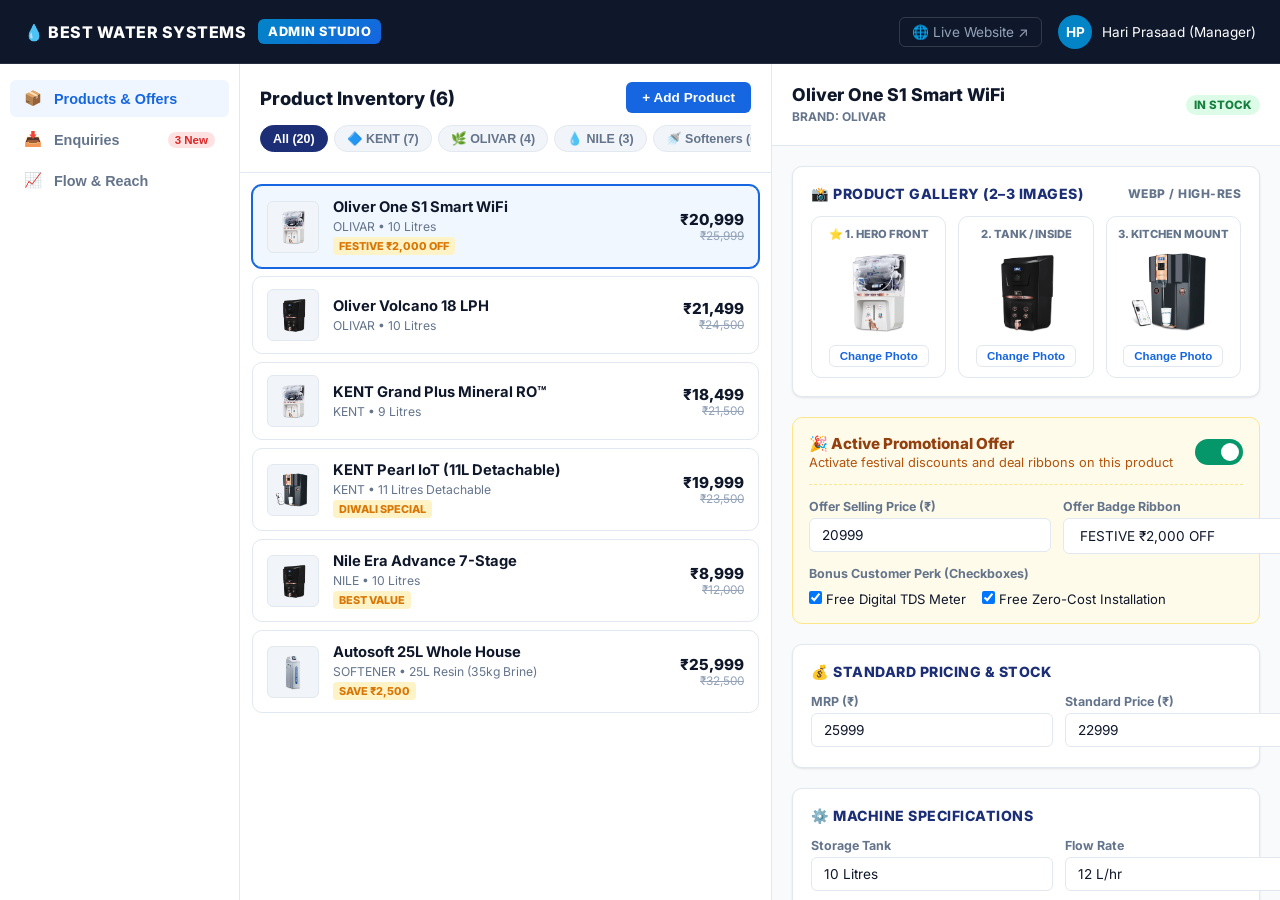
<file: documents/mockup/admin.html>
<!DOCTYPE html>
<html lang="en">
<head>
  <meta charset="UTF-8">
  <meta name="viewport" content="width=device-width, initial-scale=1.0">
  <title>Best Water Systems — Admin Operations Studio</title>
  <link rel="preconnect" href="https://fonts.googleapis.com">
  <link rel="preconnect" href="https://fonts.gstatic.com" crossorigin>
  <link href="https://fonts.googleapis.com/css2?family=Inter:wght@400;500;600;700;800;900&display=swap" rel="stylesheet">
  
  <style>
    :root {
      --kent-navy: #1c2f76;
      --kent-navy-dark: #0f172a;
      --kent-blue: #1566e0;
      --kent-blue-light: #0284c7;
      --emerald: #059669;
      --emerald-light: #dcfce7;
      --amber: #d97706;
      --amber-light: #fef3c7;
      --crimson: #dc2626;
      --crimson-light: #fee2e2;
      --bg-page: #f8fafc;
      --card-bg: #ffffff;
      --border-color: #e2e8f0;
      --text-main: #0f172a;
      --text-muted: #64748b;
      --shadow-sm: 0 1px 3px rgba(0,0,0,0.06), 0 1px 2px rgba(0,0,0,0.04);
      --shadow-md: 0 4px 12px rgba(15, 23, 42, 0.08);
      --shadow-lg: 0 10px 25px -5px rgba(15, 23, 42, 0.1);
      --radius-sm: 6px;
      --radius-md: 10px;
      --radius-lg: 14px;
    }

    * { box-sizing: border-box; margin: 0; padding: 0; }
    body {
      font-family: 'Inter', -apple-system, BlinkMacSystemFont, sans-serif;
      background: var(--bg-page);
      color: var(--text-main);
      display: flex;
      flex-direction: column;
      height: 100vh;
      overflow: hidden;
    }

    /* TOP HEADER */
    .admin-header {
      height: 64px;
      background: var(--kent-navy-dark);
      border-bottom: 1px solid rgba(255,255,255,0.1);
      display: flex;
      align-items: center;
      justify-content: space-between;
      padding: 0 24px;
      color: #ffffff;
      flex-shrink: 0;
      z-index: 50;
    }
    .header-brand {
      display: flex;
      align-items: center;
      gap: 12px;
      font-weight: 800;
      letter-spacing: 0.5px;
    }
    .brand-badge {
      background: linear-gradient(135deg, #0284c7 0%, #1566e0 100%);
      color: #fff;
      padding: 5px 10px;
      border-radius: var(--radius-sm);
      font-size: 0.8rem;
    }
    .header-actions {
      display: flex;
      align-items: center;
      gap: 16px;
    }
    .view-site-link {
      color: #94a3b8;
      font-size: 0.85rem;
      text-decoration: none;
      display: flex;
      align-items: center;
      gap: 6px;
      padding: 6px 12px;
      border-radius: var(--radius-sm);
      border: 1px solid rgba(255,255,255,0.15);
      transition: all 0.2s;
    }
    .view-site-link:hover { color: #fff; border-color: #fff; }
    .admin-profile {
      display: flex;
      align-items: center;
      gap: 10px;
      font-size: 0.85rem;
    }
    .admin-avatar {
      width: 34px;
      height: 34px;
      border-radius: 50%;
      background: #0284c7;
      display: flex;
      align-items: center;
      justify-content: center;
      font-weight: 700;
    }

    /* MAIN WRAPPER */
    .admin-layout {
      display: flex;
      flex: 1;
      height: calc(100vh - 64px);
      overflow: hidden;
    }

    /* SIDEBAR */
    .admin-sidebar {
      width: 240px;
      background: #ffffff;
      border-right: 1px solid var(--border-color);
      display: flex;
      flex-direction: column;
      flex-shrink: 0;
    }
    .nav-list { list-style: none; padding: 16px 10px; display: flex; flex-direction: column; gap: 4px; }
    .nav-item-btn {
      width: 100%;
      display: flex;
      align-items: center;
      gap: 12px;
      padding: 10px 14px;
      border-radius: var(--radius-sm);
      border: none;
      background: transparent;
      color: var(--text-muted);
      font-weight: 600;
      font-size: 0.9rem;
      cursor: pointer;
      text-align: left;
      transition: all 0.2s;
    }
    .nav-item-btn:hover { background: #f1f5f9; color: var(--text-main); }
    .nav-item-btn.active {
      background: #eff6ff;
      color: var(--kent-blue);
      font-weight: 700;
    }
    .nav-badge {
      margin-left: auto;
      background: var(--crimson-light);
      color: var(--crimson);
      font-size: 0.72rem;
      font-weight: 800;
      padding: 2px 7px;
      border-radius: 20px;
    }

    /* MAIN CONTENT VIEW */
    .main-view-container {
      flex: 1;
      display: flex;
      overflow: hidden;
      background: #f8fafc;
    }

    /* SPLIT STUDIO LAYOUT */
    .catalog-panel {
      flex: 1.15;
      display: flex;
      flex-direction: column;
      border-right: 1px solid var(--border-color);
      background: #ffffff;
      overflow: hidden;
    }
    .inspector-panel {
      flex: 1.1;
      display: flex;
      flex-direction: column;
      background: #f8fafc;
      overflow-y: auto;
    }

    /* CATALOG CONTROLS BAR */
    .panel-header {
      padding: 18px 20px;
      border-bottom: 1px solid var(--border-color);
      background: #ffffff;
      display: flex;
      flex-direction: column;
      gap: 12px;
    }
    .panel-title-row {
      display: flex;
      align-items: center;
      justify-content: space-between;
    }
    .panel-title { font-size: 1.15rem; font-weight: 800; color: var(--text-main); }
    .btn-primary {
      background: var(--kent-blue);
      color: #ffffff;
      border: none;
      padding: 8px 16px;
      border-radius: var(--radius-sm);
      font-weight: 600;
      font-size: 0.85rem;
      cursor: pointer;
      display: flex;
      align-items: center;
      gap: 6px;
      transition: background 0.2s;
    }
    .btn-primary:hover { background: #0f4bb5; }
    
    .brand-filter-strip {
      display: flex;
      gap: 6px;
      overflow-x: auto;
      padding-bottom: 2px;
    }
    .filter-pill {
      background: #f1f5f9;
      border: 1px solid var(--border-color);
      color: var(--text-muted);
      padding: 5px 12px;
      border-radius: 20px;
      font-size: 0.78rem;
      font-weight: 700;
      cursor: pointer;
      white-space: nowrap;
      transition: all 0.2s;
    }
    .filter-pill.active {
      background: var(--kent-navy);
      color: #ffffff;
      border-color: var(--kent-navy);
    }

    /* PRODUCT LIST ITEMS */
    .product-list-scroll {
      flex: 1;
      overflow-y: auto;
      padding: 12px;
      display: flex;
      flex-direction: column;
      gap: 8px;
    }
    .product-row-item {
      display: flex;
      align-items: center;
      gap: 14px;
      padding: 12px 14px;
      border-radius: var(--radius-md);
      border: 1px solid var(--border-color);
      background: #ffffff;
      cursor: pointer;
      transition: all 0.18s ease;
    }
    .product-row-item:hover {
      border-color: #cbd5e1;
      transform: translateY(-1px);
      box-shadow: var(--shadow-sm);
    }
    .product-row-item.selected {
      border-color: var(--kent-blue);
      background: #f0f7ff;
      box-shadow: 0 0 0 1px var(--kent-blue);
    }
    .product-thumb-box {
      width: 52px;
      height: 52px;
      border-radius: var(--radius-sm);
      background: #f1f5f9;
      display: flex;
      align-items: center;
      justify-content: center;
      overflow: hidden;
      flex-shrink: 0;
      border: 1px solid var(--border-color);
    }
    .product-thumb-box img {
      max-width: 90%;
      max-height: 90%;
      object-fit: contain;
    }
    .product-row-info {
      flex: 1;
      min-width: 0;
    }
    .product-row-title {
      font-weight: 700;
      font-size: 0.92rem;
      color: var(--text-main);
      white-space: nowrap;
      overflow: hidden;
      text-overflow: ellipsis;
    }
    .product-row-meta {
      font-size: 0.76rem;
      color: var(--text-muted);
      margin-top: 3px;
    }
    .product-row-pricing {
      text-align: right;
      flex-shrink: 0;
    }
    .row-current-price {
      font-weight: 800;
      font-size: 0.95rem;
      color: var(--text-main);
    }
    .row-mrp-price {
      font-size: 0.74rem;
      color: #94a3b8;
      text-decoration: line-through;
    }
    .row-offer-tag {
      display: inline-block;
      font-size: 0.68rem;
      font-weight: 800;
      padding: 2px 6px;
      border-radius: 4px;
      margin-top: 2px;
      background: var(--amber-light);
      color: var(--amber);
    }

    /* INSPECTOR PANEL */
    .inspector-header {
      padding: 20px;
      background: #ffffff;
      border-bottom: 1px solid var(--border-color);
      display: flex;
      align-items: center;
      justify-content: space-between;
    }
    .inspector-body {
      padding: 20px;
      display: flex;
      flex-direction: column;
      gap: 20px;
    }

    /* SECTION CARD */
    .form-card {
      background: #ffffff;
      border: 1px solid var(--border-color);
      border-radius: var(--radius-md);
      padding: 18px;
      box-shadow: var(--shadow-sm);
    }
    .card-section-title {
      font-size: 0.88rem;
      font-weight: 800;
      color: var(--kent-navy);
      letter-spacing: 0.5px;
      text-transform: uppercase;
      margin-bottom: 14px;
      display: flex;
      align-items: center;
      justify-content: space-between;
    }

    /* 2-3 MULTI-IMAGE GALLERY UPLOADER */
    .images-grid-container {
      display: grid;
      grid-template-columns: repeat(3, 1fr);
      gap: 12px;
    }
    .image-slot-box {
      border: 1.5px dashed #cbd5e1;
      border-radius: var(--radius-md);
      padding: 10px;
      display: flex;
      flex-direction: column;
      align-items: center;
      text-align: center;
      background: #f8fafc;
      position: relative;
    }
    .image-slot-box.has-image {
      border-style: solid;
      border-color: var(--border-color);
      background: #ffffff;
    }
    .slot-label {
      font-size: 0.7rem;
      font-weight: 800;
      color: var(--text-muted);
      text-transform: uppercase;
      margin-bottom: 6px;
    }
    .slot-preview-area {
      height: 90px;
      width: 100%;
      display: flex;
      align-items: center;
      justify-content: center;
      margin-bottom: 8px;
    }
    .slot-preview-area img {
      max-height: 85px;
      max-width: 100%;
      object-fit: contain;
    }
    .slot-btn {
      font-size: 0.72rem;
      font-weight: 700;
      padding: 4px 10px;
      border-radius: var(--radius-sm);
      border: 1px solid var(--border-color);
      background: #ffffff;
      cursor: pointer;
      color: var(--kent-blue);
    }
    .slot-btn:hover { background: #eff6ff; }

    /* OFFER SWITCH BANNER */
    .offer-toggle-card {
      background: #fffbeb;
      border: 1.5px solid #fde68a;
      border-radius: var(--radius-md);
      padding: 16px;
    }
    .toggle-row {
      display: flex;
      align-items: center;
      justify-content: space-between;
    }
    .toggle-info h4 { font-size: 0.95rem; font-weight: 800; color: #92400e; }
    .toggle-info p { font-size: 0.8rem; color: #b45309; margin-top: 2px; }
    
    /* SWITCH */
    .switch {
      position: relative;
      display: inline-block;
      width: 48px;
      height: 26px;
    }
    .switch input { opacity: 0; width: 0; height: 0; }
    .slider {
      position: absolute; cursor: pointer; top: 0; left: 0; right: 0; bottom: 0;
      background-color: #cbd5e1; transition: .25s; border-radius: 34px;
    }
    .slider:before {
      position: absolute; content: ""; height: 18px; width: 18px; left: 4px; bottom: 4px;
      background-color: white; transition: .25s; border-radius: 50%;
    }
    input:checked + .slider { background-color: var(--emerald); }
    input:checked + .slider:before { transform: translateX(22px); }

    .offer-fields-drawer {
      margin-top: 14px;
      padding-top: 14px;
      border-top: 1px dashed #fde68a;
      display: grid;
      grid-template-columns: 1fr 1fr;
      gap: 12px;
    }

    /* FORM INPUTS */
    .input-group {
      display: flex;
      flex-direction: column;
      gap: 4px;
    }
    .input-label {
      font-size: 0.78rem;
      font-weight: 700;
      color: var(--text-muted);
    }
    .text-input, .select-input {
      padding: 8px 12px;
      border-radius: var(--radius-sm);
      border: 1px solid var(--border-color);
      font-size: 0.85rem;
      font-family: inherit;
      color: var(--text-main);
      background: #ffffff;
    }
    .text-input:focus, .select-input:focus {
      outline: none;
      border-color: var(--kent-blue);
      box-shadow: 0 0 0 3px rgba(21, 102, 224, 0.12);
    }

    .form-grid-2 { display: grid; grid-template-columns: 1fr 1fr; gap: 12px; }
    .form-grid-3 { display: grid; grid-template-columns: 1fr 1fr 1fr; gap: 12px; }

    /* ACTION BAR AT BOTTOM */
    .inspector-actions-bar {
      margin-top: 10px;
      display: flex;
      gap: 10px;
      justify-content: flex-end;
    }
    .btn-secondary {
      background: #f1f5f9;
      color: var(--text-muted);
      border: 1px solid var(--border-color);
      padding: 9px 18px;
      border-radius: var(--radius-sm);
      font-weight: 700;
      font-size: 0.85rem;
      cursor: pointer;
    }
    .btn-delete {
      background: #fee2e2;
      color: var(--crimson);
      border: 1px solid #fecaca;
      padding: 9px 16px;
      border-radius: var(--radius-sm);
      font-weight: 700;
      font-size: 0.85rem;
      cursor: pointer;
      margin-right: auto;
    }
    .btn-delete:hover { background: #fca5a5; }

    /* TOAST */
    .toast-popup {
      position: fixed;
      bottom: 24px;
      right: 24px;
      background: #0f172a;
      color: #ffffff;
      padding: 12px 20px;
      border-radius: var(--radius-md);
      font-size: 0.88rem;
      font-weight: 600;
      display: flex;
      align-items: center;
      gap: 10px;
      box-shadow: var(--shadow-lg);
      transform: translateY(100px);
      opacity: 0;
      transition: all 0.3s cubic-bezier(0.16, 1, 0.3, 1);
      z-index: 999;
    }
    .toast-popup.visible {
      transform: translateY(0);
      opacity: 1;
    }

    /* ENQUIRIES / ANALYTICS ALTERNATE VIEWS (Hidden by default) */
    .full-screen-view {
      display: none;
      flex: 1;
      padding: 24px;
      overflow-y: auto;
    }
    .full-screen-view.active { display: block; }
    .table-card {
      background: #ffffff;
      border: 1px solid var(--border-color);
      border-radius: var(--radius-md);
      overflow: hidden;
      box-shadow: var(--shadow-sm);
    }
    .admin-table {
      width: 100%;
      border-collapse: collapse;
      text-align: left;
      font-size: 0.85rem;
    }
    .admin-table th {
      background: #f8fafc;
      padding: 12px 16px;
      font-weight: 800;
      color: var(--text-muted);
      border-bottom: 1px solid var(--border-color);
      font-size: 0.76rem;
      text-transform: uppercase;
    }
    .admin-table td {
      padding: 14px 16px;
      border-bottom: 1px solid var(--border-color);
      color: var(--text-main);
    }
    .status-badge {
      padding: 3px 8px;
      border-radius: 12px;
      font-size: 0.72rem;
      font-weight: 800;
    }
    .status-new { background: #fef3c7; color: #b45309; }
    .status-contacted { background: #e0f2fe; color: #0369a1; }
    .status-converted { background: #dcfce7; color: #15803d; }
  </style>
</head>
<body>

  <!-- 1. TOP GLOBAL HEADER -->
  <header class="admin-header">
    <div class="header-brand">
      <span>💧 BEST WATER SYSTEMS</span>
      <span class="brand-badge">ADMIN STUDIO</span>
    </div>
    <div class="header-actions">
      <a href="index.html" class="view-site-link" target="_blank">🌐 Live Website ↗</a>
      <div class="admin-profile">
        <div class="admin-avatar">HP</div>
        <span>Hari Prasaad (Manager)</span>
      </div>
    </div>
  </header>

  <!-- 2. MAIN LAYOUT -->
  <div class="admin-layout">
    
    <!-- LEFT NAVIGATION -->
    <nav class="admin-sidebar">
      <ul class="nav-list">
        <li>
          <button class="nav-item-btn active" onclick="switchNavTab('products')">
            <span>📦</span> Products & Offers
          </button>
        </li>
        <li>
          <button class="nav-item-btn" onclick="switchNavTab('enquiries')">
            <span>📥</span> Enquiries
            <span class="nav-badge" id="enquiry-count-badge">3 New</span>
          </button>
        </li>
        <li>
          <button class="nav-item-btn" onclick="switchNavTab('analytics')">
            <span>📈</span> Flow & Reach
          </button>
        </li>
      </ul>
    </nav>

    <!-- 3. VIEW 1: PRODUCTS & OFFERS STUDIO (SPLIT PANE) -->
    <main class="main-view-container" id="view-products">
      
      <!-- LEFT CATALOG PANEL -->
      <section class="catalog-panel">
        <div class="panel-header">
          <div class="panel-title-row">
            <h2 class="panel-title">Product Inventory (<span id="total-models-count">20</span>)</h2>
            <button class="btn-primary" onclick="createNewProduct()">+ Add Product</button>
          </div>
          <!-- Brand filter strip -->
          <div class="brand-filter-strip">
            <button class="filter-pill active" onclick="filterByBrand('all', this)">All (20)</button>
            <button class="filter-pill" onclick="filterByBrand('kent', this)">🔷 KENT (7)</button>
            <button class="filter-pill" onclick="filterByBrand('olivar', this)">🌿 OLIVAR (4)</button>
            <button class="filter-pill" onclick="filterByBrand('nile', this)">💧 NILE (3)</button>
            <button class="filter-pill" onclick="filterByBrand('softener', this)">🚿 Softeners (6)</button>
          </div>
        </div>

        <!-- Scrollable Product List -->
        <div class="product-list-scroll" id="product-items-list">
          <!-- Dynamically populated via JS -->
        </div>
      </section>

      <!-- RIGHT LIVE INSPECTOR PANEL -->
      <section class="inspector-panel" id="inspector-panel">
        <div class="inspector-header">
          <div>
            <h3 style="font-size:1.1rem; font-weight:800;" id="inspect-title">Oliver One S1 Smart WiFi</h3>
            <span style="font-size:0.75rem; color:var(--text-muted); font-weight:700;" id="inspect-brand-tag">BRAND: OLIVAR</span>
          </div>
          <span class="status-badge status-converted" id="inspect-stock-badge">IN STOCK</span>
        </div>

        <div class="inspector-body">
          
          <!-- MULTI-IMAGE GALLERY (2-3 PHOTOS) -->
          <div class="form-card">
            <div class="card-section-title">
              <span>📸 Product Gallery (2–3 Images)</span>
              <span style="font-size:0.75rem; color:var(--text-muted);">WebP / High-Res</span>
            </div>
            
            <div class="images-grid-container">
              <!-- Photo 1: Hero Front -->
              <div class="image-slot-box has-image">
                <span class="slot-label">⭐ 1. Hero Front</span>
                <div class="slot-preview-area">
                  <img id="slot-img-1" src="images/kent-grand-plus.webp" alt="Photo 1">
                </div>
                <button class="slot-btn" onclick="changeImageSlot(1)">Change Photo</button>
              </div>

              <!-- Photo 2: Inside / Tank View -->
              <div class="image-slot-box has-image">
                <span class="slot-label">2. Tank / Inside</span>
                <div class="slot-preview-area">
                  <img id="slot-img-2" src="images/kent-prime-plus.webp" alt="Photo 2">
                </div>
                <button class="slot-btn" onclick="changeImageSlot(2)">Change Photo</button>
              </div>

              <!-- Photo 3: Kitchen Mount Angle -->
              <div class="image-slot-box has-image">
                <span class="slot-label">3. Kitchen Mount</span>
                <div class="slot-preview-area">
                  <img id="slot-img-3" src="images/kent-sapphire-iot.webp" alt="Photo 3">
                </div>
                <button class="slot-btn" onclick="changeImageSlot(3)">Change Photo</button>
              </div>
            </div>
          </div>

          <!-- FESTIVE OFFER & PROMOTIONS CARD -->
          <div class="offer-toggle-card">
            <div class="toggle-row">
              <div class="toggle-info">
                <h4>🎉 Active Promotional Offer</h4>
                <p>Activate festival discounts and deal ribbons on this product</p>
              </div>
              <label class="switch">
                <input type="checkbox" id="offer-toggle-input" onchange="toggleOfferState(this.checked)">
                <span class="slider"></span>
              </label>
            </div>

            <!-- Conditional Offer Fields -->
            <div class="offer-fields-drawer" id="offer-fields-box">
              <div class="input-group">
                <label class="input-label">Offer Selling Price (₹)</label>
                <input type="number" class="text-input" id="inp-offer-price" value="20999" oninput="recalcDiscount()">
              </div>
              <div class="input-group">
                <label class="input-label">Offer Badge Ribbon</label>
                <select class="select-input" id="inp-offer-badge">
                  <option value="FESTIVE ₹2,000 OFF">FESTIVE ₹2,000 OFF</option>
                  <option value="DIWALI SPECIAL">DIWALI SPECIAL</option>
                  <option value="FREE PRE-FILTER INCLUDED">FREE PRE-FILTER INCLUDED</option>
                  <option value="15% OFF THIS WEEK">15% OFF THIS WEEK</option>
                </select>
              </div>
              <div class="input-group" style="grid-column: span 2;">
                <label class="input-label">Bonus Customer Perk (Checkboxes)</label>
                <div style="display:flex; gap:16px; margin-top:6px; font-size:0.82rem;">
                  <label><input type="checkbox" checked id="chk-perk-tds"> Free Digital TDS Meter</label>
                  <label><input type="checkbox" checked id="chk-perk-install"> Free Zero-Cost Installation</label>
                </div>
              </div>
            </div>
          </div>

          <!-- STANDARD PRICING & BASIC SPECS -->
          <div class="form-card">
            <div class="card-section-title">💰 Standard Pricing & Stock</div>
            <div class="form-grid-3">
              <div class="input-group">
                <label class="input-label">MRP (₹)</label>
                <input type="number" class="text-input" id="inp-mrp" value="25999">
              </div>
              <div class="input-group">
                <label class="input-label">Standard Price (₹)</label>
                <input type="number" class="text-input" id="inp-regular-price" value="22999">
              </div>
              <div class="input-group">
                <label class="input-label">Stock Status</label>
                <select class="select-input" id="inp-stock-status">
                  <option value="in_stock">In Stock (Available)</option>
                  <option value="out_of_stock">Out of Stock (Sold Out)</option>
                </select>
              </div>
            </div>
          </div>

          <!-- SPECIFICATIONS CARD -->
          <div class="form-card">
            <div class="card-section-title">⚙️ Machine Specifications</div>
            <div class="form-grid-3">
              <div class="input-group">
                <label class="input-label">Storage Tank</label>
                <input type="text" class="text-input" id="inp-tank" value="10 Litres">
              </div>
              <div class="input-group">
                <label class="input-label">Flow Rate</label>
                <input type="text" class="text-input" id="inp-flow" value="12 L/hr">
              </div>
              <div class="input-group">
                <label class="input-label">Max Inlet TDS</label>
                <input type="text" class="text-input" id="inp-tds" value="Up to 2000 ppm">
              </div>
            </div>
          </div>

          <!-- ACTION BUTTONS -->
          <div class="inspector-actions-bar">
            <button class="btn-delete" onclick="deleteCurrentProduct()">🗑️ Delete Model</button>
            <button class="btn-secondary" onclick="resetCurrentEdits()">Reset</button>
            <button class="btn-primary" onclick="saveProductChanges()">💾 Save Changes</button>
          </div>

        </div>
      </section>

    </main>

    <!-- 4. VIEW 2: ENQUIRIES INBOX -->
    <section class="full-screen-view" id="view-enquiries">
      <div style="display:flex; justify-content:space-between; align-items:center; margin-bottom:18px;">
        <h2 style="font-size:1.3rem; font-weight:800;">Customer Enquiries Inbox (Free Water Test)</h2>
        <button class="btn-primary" onclick="exportEnquiriesCSV()">⬇ Export to CSV</button>
      </div>

      <div class="table-card">
        <table class="admin-table">
          <thead>
            <tr>
              <th>Date / Time</th>
              <th>Customer Name</th>
              <th>WhatsApp Phone</th>
              <th>Locality / Town</th>
              <th>Water Source</th>
              <th>Preferred Brand</th>
              <th>Status</th>
              <th>Action</th>
            </tr>
          </thead>
          <tbody id="enquiries-tbody">
            <tr>
              <td>Today, 2:15 PM</td>
              <td><strong>Karthik Ramanathan</strong></td>
              <td>+91 98427 25958</td>
              <td>Perundurai Road</td>
              <td>Deep Borewell (1400 ppm)</td>
              <td>OLIVAR One S1 (WiFi)</td>
              <td><span class="status-badge status-new">NEW</span></td>
              <td><a href="https://wa.me/919842725958" target="_blank" class="slot-btn" style="color:#059669;">WhatsApp</a></td>
            </tr>
            <tr>
              <td>Today, 11:30 AM</td>
              <td><strong>Priya Murugesan</strong></td>
              <td>+91 94430 12345</td>
              <td>Thindal, Erode</td>
              <td>Corporation Tap</td>
              <td>KENT Grand Plus</td>
              <td><span class="status-badge status-contacted">CONTACTED</span></td>
              <td><a href="https://wa.me/919443012345" target="_blank" class="slot-btn" style="color:#059669;">WhatsApp</a></td>
            </tr>
            <tr>
              <td>Yesterday</td>
              <td><strong>Senthil Kumar</strong></td>
              <td>+91 98940 67890</td>
              <td>Bhavani Main Rd</td>
              <td>Borewell (Hard Scale)</td>
              <td>Autosoft 25L Softener</td>
              <td><span class="status-badge status-converted">CONVERTED</span></td>
              <td><a href="https://wa.me/919894067890" target="_blank" class="slot-btn" style="color:#059669;">WhatsApp</a></td>
            </tr>
          </tbody>
        </table>
      </div>
    </section>

    <!-- 5. VIEW 3: FLOW & REACH ANALYTICS -->
    <section class="full-screen-view" id="view-analytics">
      <h2 style="font-size:1.3rem; font-weight:800; margin-bottom:18px;">Website Flow & Reach Analytics (Last 30 Days)</h2>
      <div style="display:grid; grid-template-columns:repeat(4, 1fr); gap:16px; margin-bottom:24px;">
        <div class="form-card">
          <div style="font-size:0.75rem; color:var(--text-muted); font-weight:800;">TOTAL PAGE VIEWS</div>
          <div style="font-size:1.8rem; font-weight:900; color:var(--kent-blue); margin-top:6px;">2,450</div>
          <div style="font-size:0.75rem; color:var(--emerald); margin-top:4px;">↑ +18% from last month</div>
        </div>
        <div class="form-card">
          <div style="font-size:0.75rem; color:var(--text-muted); font-weight:800;">WHATSAPP CLICKS</div>
          <div style="font-size:1.8rem; font-weight:900; color:var(--emerald); margin-top:6px;">142</div>
          <div style="font-size:0.75rem; color:var(--text-muted); margin-top:4px;">Direct chat inquiries</div>
        </div>
        <div class="form-card">
          <div style="font-size:0.75rem; color:var(--text-muted); font-weight:800;">PHONE CALL CLICKS</div>
          <div style="font-size:1.8rem; font-weight:900; color:var(--kent-navy); margin-top:6px;">88</div>
          <div style="font-size:0.75rem; color:var(--text-muted); margin-top:4px;">To showroom hotline</div>
        </div>
        <div class="form-card">
          <div style="font-size:0.75rem; color:var(--text-muted); font-weight:800;">FORM SUBMISSIONS</div>
          <div style="font-size:1.8rem; font-weight:900; color:var(--amber); margin-top:6px;">58</div>
          <div style="font-size:0.75rem; color:var(--text-muted); margin-top:4px;">Conversion: 2.36%</div>
        </div>
      </div>
    </section>

  </div>

  <!-- TOAST NOTIFICATION -->
  <div class="toast-popup" id="toast-msg">
    <span>✓ Changes saved successfully</span>
  </div>

  <!-- CLIENT SCRIPT -->
  <script>
    // 20 Core Models Database
    let catalog = [
      {
        id: "oli-s1",
        title: "Oliver One S1 Smart WiFi",
        brand: "olivar",
        category: "Purifier",
        mrp: 25999,
        price: 22999,
        offerActive: true,
        offerPrice: 20999,
        offerBadge: "FESTIVE ₹2,000 OFF",
        tank: "10 Litres",
        flow: "12 L/hr",
        tds: "Up to 2000 ppm",
        stock: "in_stock",
        images: ["images/kent-grand-plus.webp", "images/kent-prime-plus.webp", "images/kent-sapphire-iot.webp"]
      },
      {
        id: "oli-volcano",
        title: "Oliver Volcano 18 LPH",
        brand: "olivar",
        category: "Purifier",
        mrp: 24500,
        price: 21499,
        offerActive: false,
        offerPrice: 21499,
        offerBadge: "HIGH RECOVERY",
        tank: "10 Litres",
        flow: "18 L/hr",
        tds: "Up to 2000 ppm",
        stock: "in_stock",
        images: ["images/kent-prime-plus.webp", "images/kent-grand-plus.webp", "images/kent-sapphire-iot.webp"]
      },
      {
        id: "kent-grand-plus",
        title: "KENT Grand Plus Mineral RO™",
        brand: "kent",
        category: "Purifier",
        mrp: 21500,
        price: 18499,
        offerActive: false,
        offerPrice: 18499,
        offerBadge: "BESTSELLER",
        tank: "9 Litres",
        flow: "20 L/hr",
        tds: "Up to 2000 ppm",
        stock: "in_stock",
        images: ["images/kent-grand-plus.webp", "images/kent-prime-plus.webp", "images/kent-sapphire-iot.webp"]
      },
      {
        id: "kent-pearl-iot",
        title: "KENT Pearl IoT (11L Detachable)",
        brand: "kent",
        category: "Purifier",
        mrp: 23500,
        price: 21000,
        offerActive: true,
        offerPrice: 19999,
        offerBadge: "DIWALI SPECIAL",
        tank: "11 Litres Detachable",
        flow: "20 L/hr",
        tds: "Up to 2000 ppm",
        stock: "in_stock",
        images: ["images/kent-sapphire-iot.webp", "images/kent-grand-plus.webp", "images/kent-prime-plus.webp"]
      },
      {
        id: "nile-era",
        title: "Nile Era Advance 7-Stage",
        brand: "nile",
        category: "Purifier",
        mrp: 12000,
        price: 9500,
        offerActive: true,
        offerPrice: 8999,
        offerBadge: "BEST VALUE",
        tank: "10 Litres",
        flow: "12 L/hr",
        tds: "Up to 2000 ppm",
        stock: "in_stock",
        images: ["images/kent-prime-plus.webp", "images/kent-grand-plus.webp", "images/kent-sapphire-iot.webp"]
      },
      {
        id: "soft-25l",
        title: "Autosoft 25L Whole House",
        brand: "softener",
        category: "Softener",
        mrp: 32500,
        price: 28500,
        offerActive: true,
        offerPrice: 25999,
        offerBadge: "SAVE ₹2,500",
        tank: "25L Resin (35kg Brine)",
        flow: "2000 L/hr",
        tds: "Up to 1000 ppm Hardness",
        stock: "in_stock",
        images: ["images/kent-autosoft-25l.webp", "images/kent-autosoft-40l.webp", "images/kent-bathroom-softener.webp"]
      }
    ];

    let currentSelectedId = "oli-s1";
    let activeBrandFilter = "all";

    function renderProductList() {
      const container = document.getElementById('product-items-list');
      container.innerHTML = '';

      const filtered = catalog.filter(p => activeBrandFilter === 'all' || p.brand === activeBrandFilter);
      document.getElementById('total-models-count').innerText = filtered.length;

      filtered.forEach(p => {
        const isSelected = p.id === currentSelectedId;
        const currentPrice = p.offerActive ? p.offerPrice : p.price;

        const row = document.createElement('div');
        row.className = `product-row-item ${isSelected ? 'selected' : ''}`;
        row.onclick = () => selectProduct(p.id);

        row.innerHTML = `
          <div class="product-thumb-box">
            <img src="${p.images[0]}" alt="${p.title}">
          </div>
          <div class="product-row-info">
            <div class="product-row-title">${p.title}</div>
            <div class="product-row-meta">${p.brand.toUpperCase()} • ${p.tank}</div>
            ${p.offerActive ? `<span class="row-offer-tag">${p.offerBadge}</span>` : ''}
          </div>
          <div class="product-row-pricing">
            <div class="row-current-price">₹${currentPrice.toLocaleString()}</div>
            <div class="row-mrp-price">₹${p.mrp.toLocaleString()}</div>
          </div>
        `;
        container.appendChild(row);
      });
    }

    function selectProduct(id) {
      currentSelectedId = id;
      const product = catalog.find(p => p.id === id);
      if (!product) return;

      // Populate Inspector
      document.getElementById('inspect-title').innerText = product.title;
      document.getElementById('inspect-brand-tag').innerText = `BRAND: ${product.brand.toUpperCase()}`;
      document.getElementById('inspect-stock-badge').innerText = product.stock === 'in_stock' ? 'IN STOCK' : 'OUT OF STOCK';
      document.getElementById('inspect-stock-badge').className = `status-badge ${product.stock === 'in_stock' ? 'status-converted' : 'status-new'}`;

      // Images
      document.getElementById('slot-img-1').src = product.images[0] || 'images/kent-grand-plus.webp';
      document.getElementById('slot-img-2').src = product.images[1] || 'images/kent-prime-plus.webp';
      document.getElementById('slot-img-3').src = product.images[2] || 'images/kent-sapphire-iot.webp';

      // Pricing & Offers
      document.getElementById('inp-mrp').value = product.mrp;
      document.getElementById('inp-regular-price').value = product.price;
      document.getElementById('inp-stock-status').value = product.stock;

      const offerToggle = document.getElementById('offer-toggle-input');
      offerToggle.checked = product.offerActive;
      toggleOfferState(product.offerActive);

      document.getElementById('inp-offer-price').value = product.offerPrice;
      document.getElementById('inp-offer-badge').value = product.offerBadge;

      // Specs
      document.getElementById('inp-tank').value = product.tank;
      document.getElementById('inp-flow').value = product.flow;
      document.getElementById('inp-tds').value = product.tds;

      renderProductList();
    }

    function toggleOfferState(isOn) {
      const drawer = document.getElementById('offer-fields-box');
      drawer.style.display = isOn ? 'grid' : 'none';
    }

    function changeImageSlot(slotNum) {
      const newUrl = prompt(`Enter URL or filename for Image #${slotNum}:`, `images/kent-grand-plus.webp`);
      if (newUrl) {
        document.getElementById(`slot-img-1`).src;
        document.getElementById(`slot-img-${slotNum}`).src = newUrl;
        const currentProd = catalog.find(p => p.id === currentSelectedId);
        if (currentProd) currentProd.images[slotNum - 1] = newUrl;
        showToast(`Image #${slotNum} updated!`);
      }
    }

    function saveProductChanges() {
      const current = catalog.find(p => p.id === currentSelectedId);
      if (!current) return;

      current.mrp = parseInt(document.getElementById('inp-mrp').value);
      current.price = parseInt(document.getElementById('inp-regular-price').value);
      current.stock = document.getElementById('inp-stock-status').value;

      current.offerActive = document.getElementById('offer-toggle-input').checked;
      current.offerPrice = parseInt(document.getElementById('inp-offer-price').value);
      current.offerBadge = document.getElementById('inp-offer-badge').value;

      current.tank = document.getElementById('inp-tank').value;
      current.flow = document.getElementById('inp-flow').value;
      current.tds = document.getElementById('inp-tds').value;

      renderProductList();
      showToast(`✓ Saved changes for ${current.title}`);
    }

    function deleteCurrentProduct() {
      if (confirm(`Are you sure you want to delete ${document.getElementById('inspect-title').innerText}?`)) {
        catalog = catalog.filter(p => p.id !== currentSelectedId);
        if (catalog.length > 0) currentSelectedId = catalog[0].id;
        renderProductList();
        selectProduct(currentSelectedId);
        showToast("Model deleted from catalog");
      }
    }

    function createNewProduct() {
      const title = prompt("Enter New Model Name:", "Oliver S2 IoT Supreme");
      if (!title) return;
      const brand = prompt("Enter Brand (kent / olivar / nile / softener):", "olivar").toLowerCase();
      
      const newId = "custom-" + Date.now();
      catalog.unshift({
        id: newId,
        title: title,
        brand: brand,
        category: "Purifier",
        mrp: 24000,
        price: 19999,
        offerActive: false,
        offerPrice: 19999,
        offerBadge: "NEW LAUNCH",
        tank: "10 Litres",
        flow: "15 L/hr",
        tds: "Up to 2000 ppm",
        stock: "in_stock",
        images: ["images/kent-grand-plus.webp", "images/kent-prime-plus.webp", "images/kent-sapphire-iot.webp"]
      });
      selectProduct(newId);
      showToast(`Added new product: ${title}`);
    }

    function filterByBrand(brand, el) {
      activeBrandFilter = brand;
      document.querySelectorAll('.filter-pill').forEach(btn => btn.classList.remove('active'));
      el.classList.add('active');
      renderProductList();
    }

    function switchNavTab(tabName) {
      document.querySelectorAll('.nav-item-btn').forEach(btn => btn.classList.remove('active'));
      event.currentTarget.classList.add('active');

      document.getElementById('view-products').style.display = tabName === 'products' ? 'flex' : 'none';
      document.getElementById('view-enquiries').style.display = tabName === 'enquiries' ? 'block' : 'none';
      document.getElementById('view-analytics').style.display = tabName === 'analytics' ? 'block' : 'none';
    }

    function showToast(text) {
      const toast = document.getElementById('toast-msg');
      toast.innerText = text;
      toast.classList.add('visible');
      setTimeout(() => toast.classList.remove('visible'), 2800);
    }

    function exportEnquiriesCSV() {
      showToast("Downloading enquiries_erode_leads.csv...");
    }

    // Initialize
    window.onload = () => {
      renderProductList();
      selectProduct(currentSelectedId);
    };
  </script>
</body>
</html>
</file>
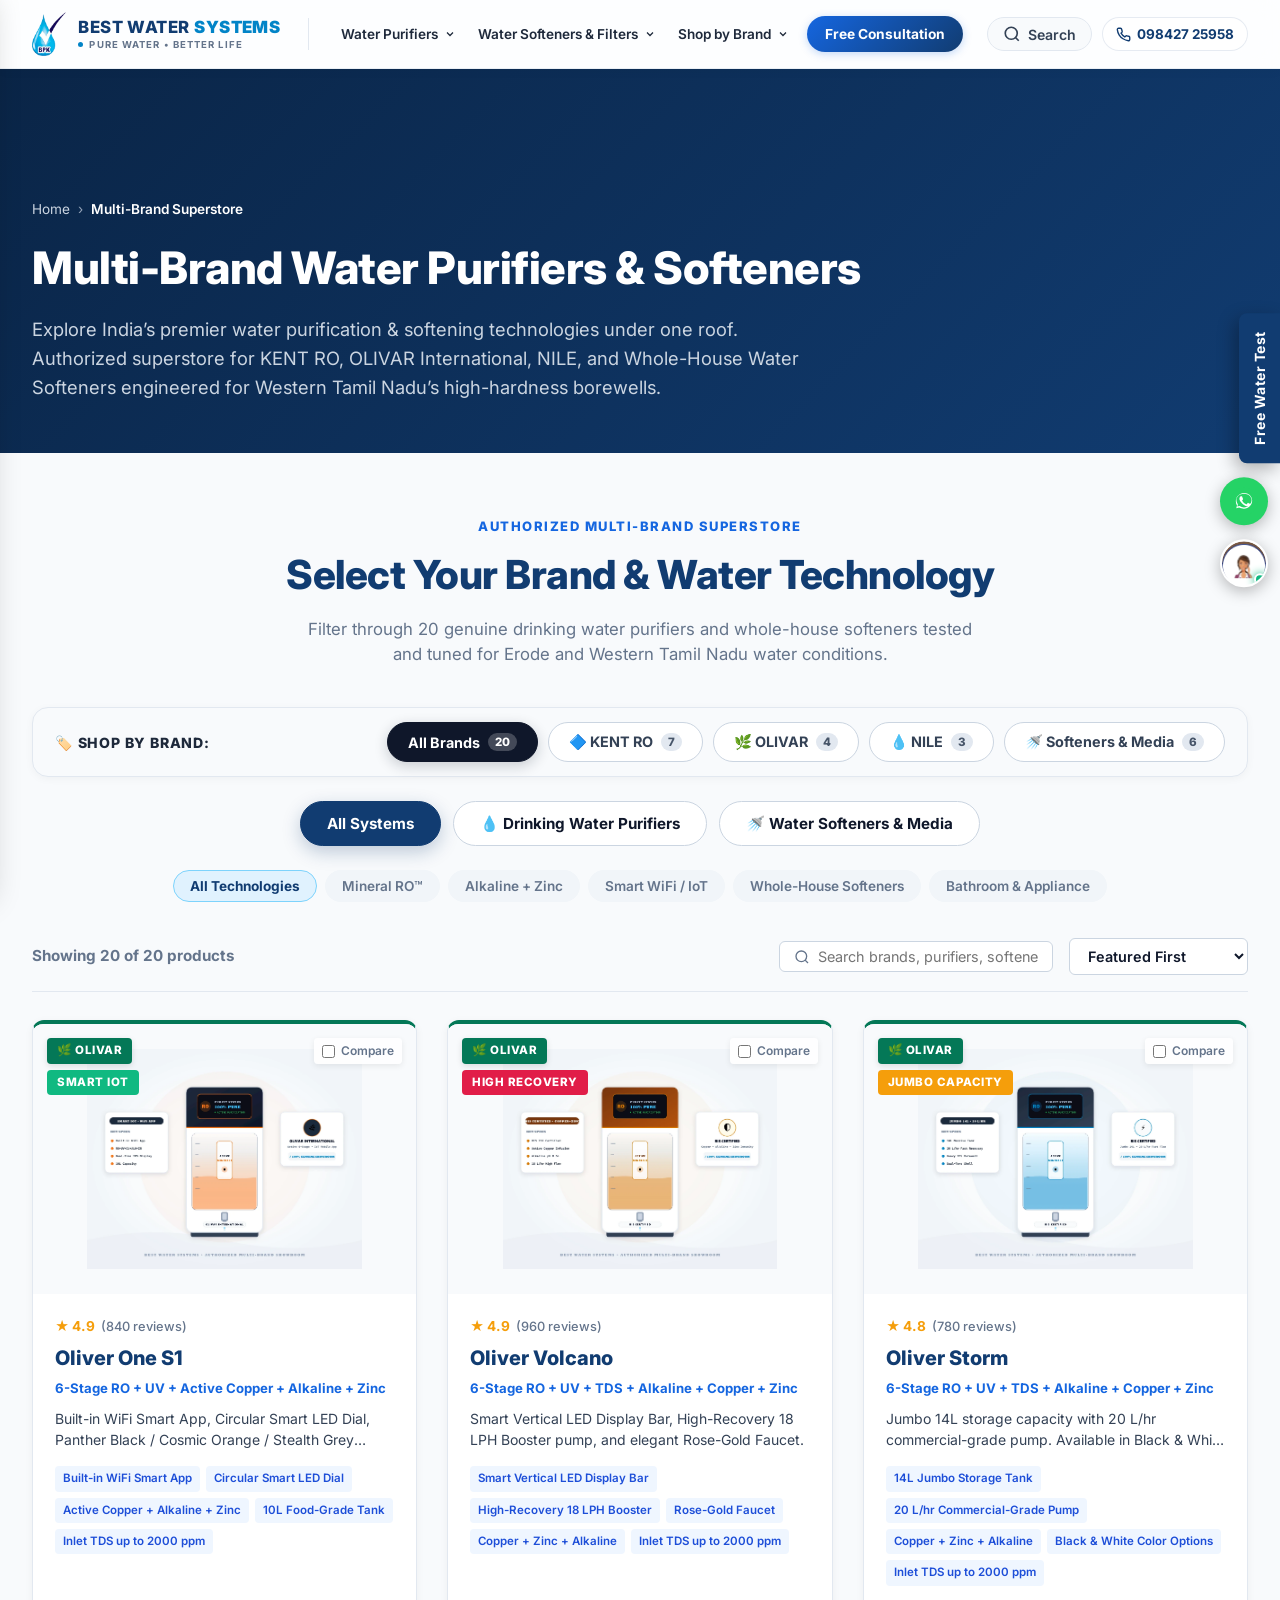
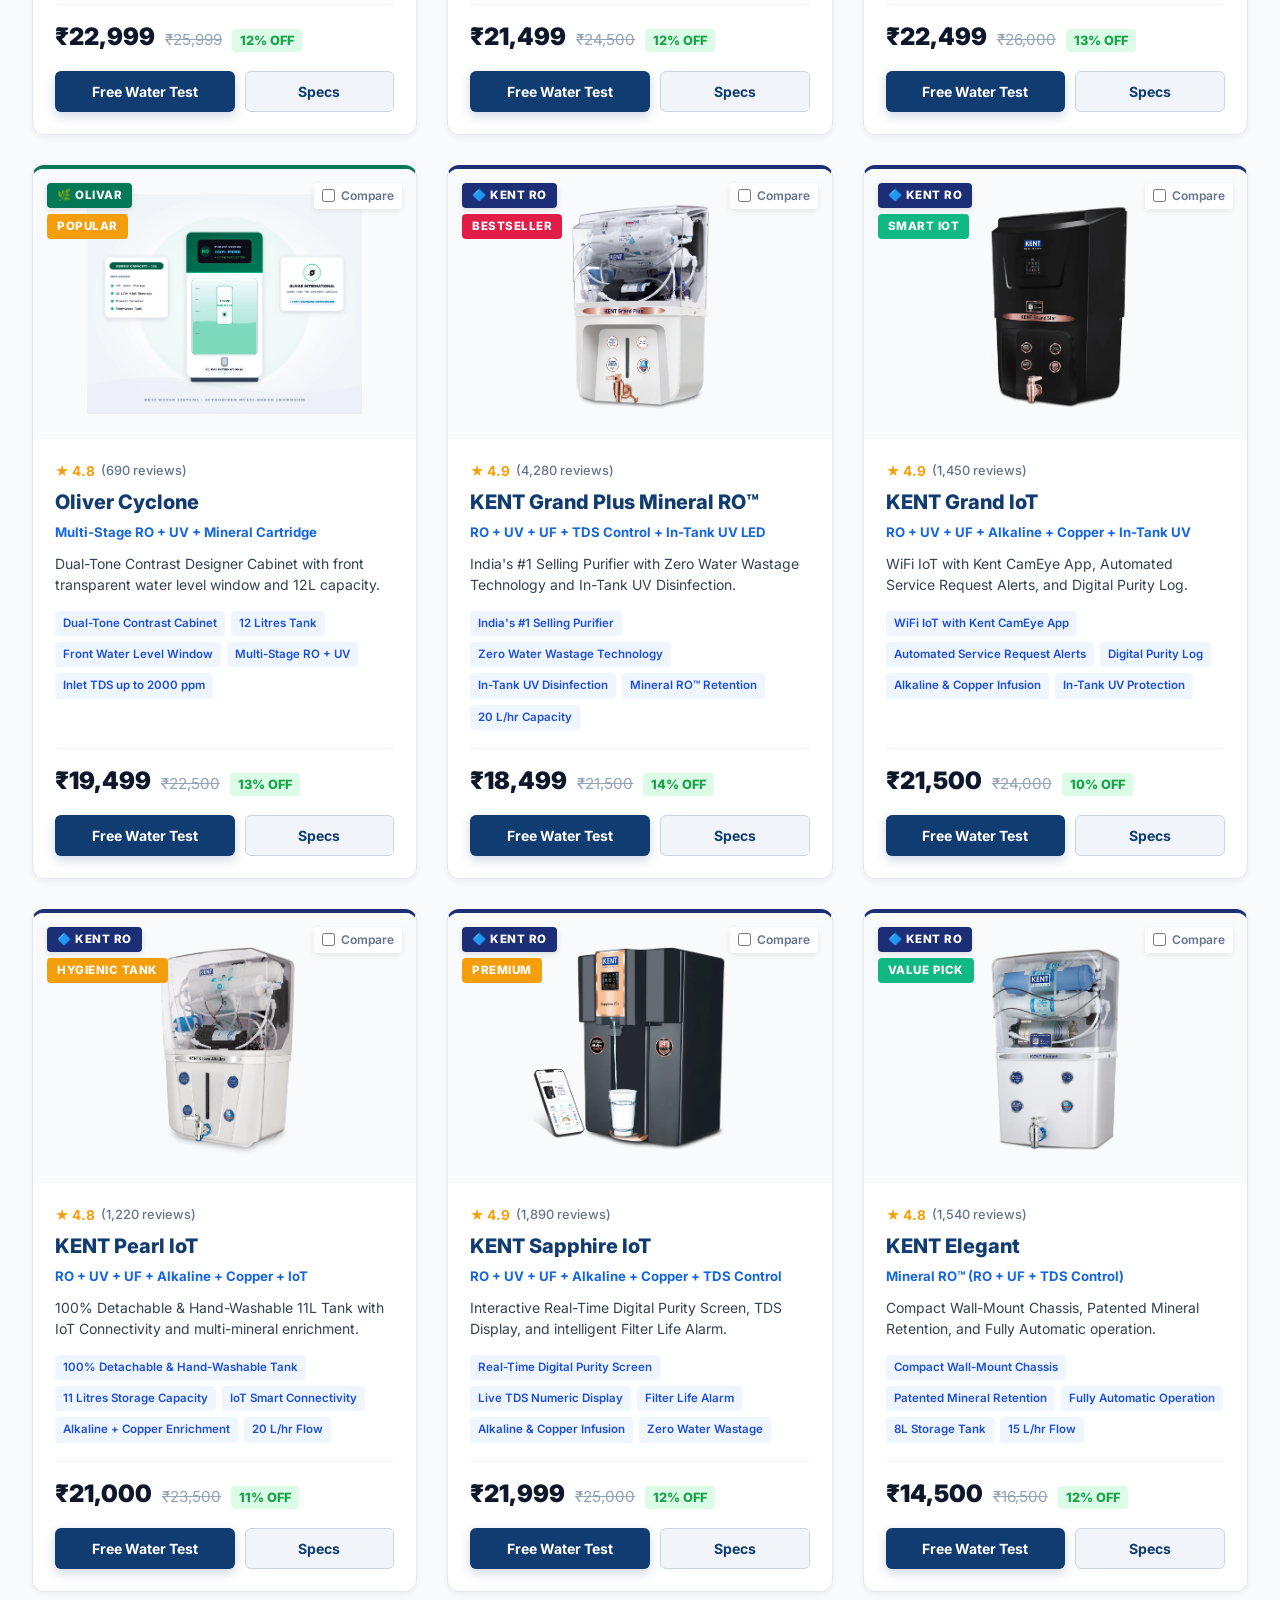
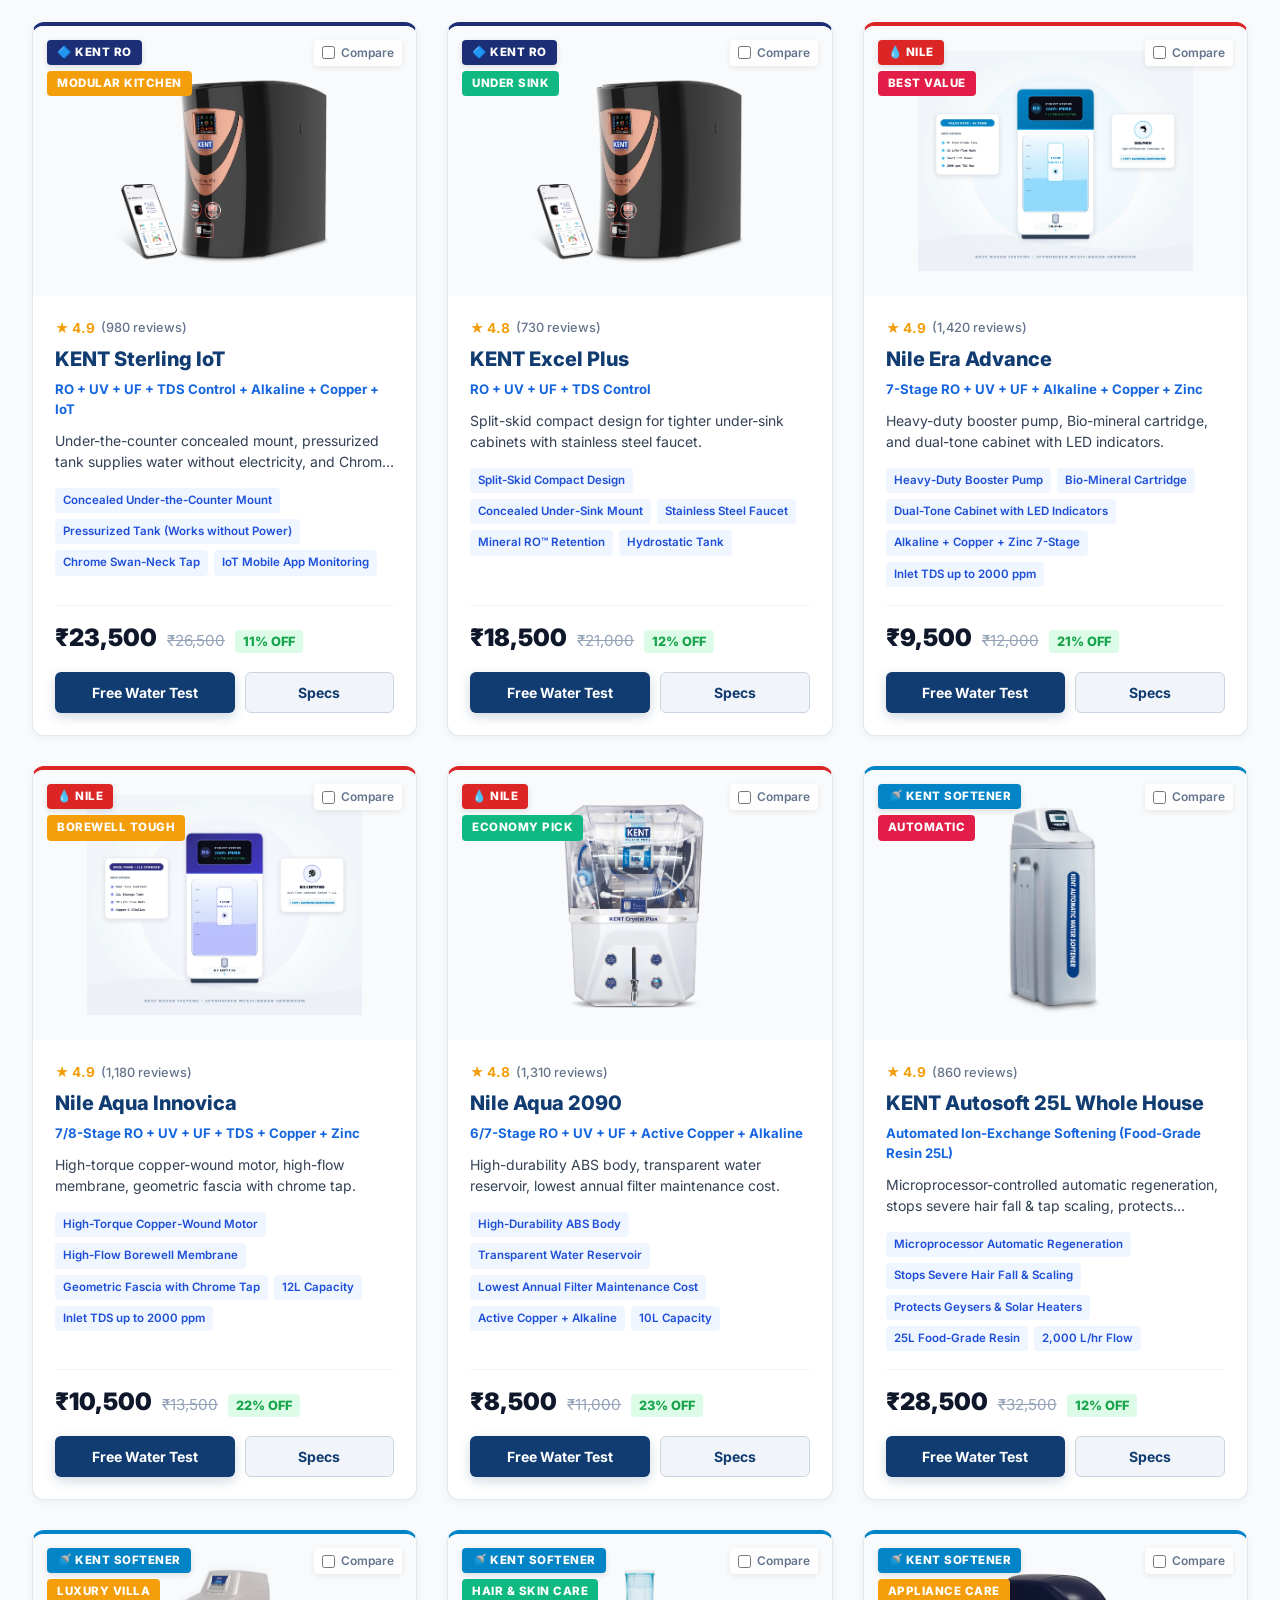
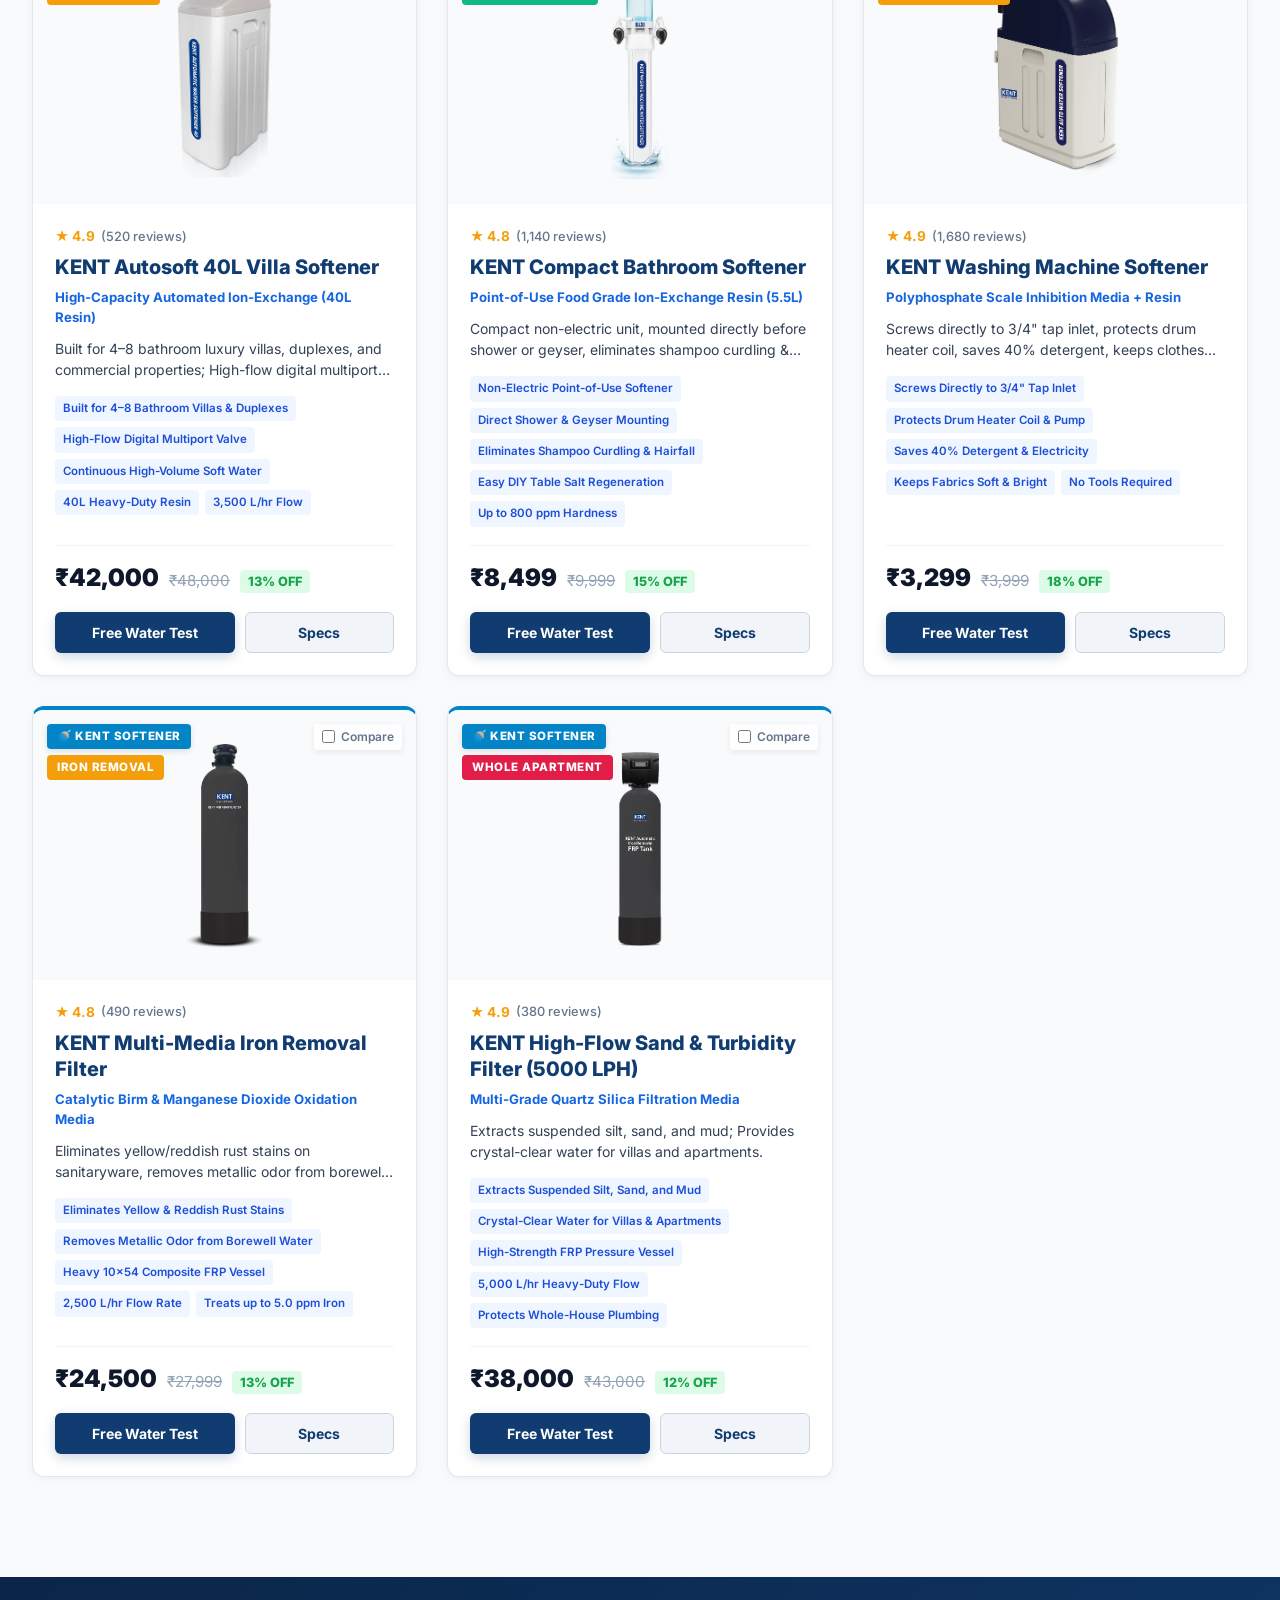
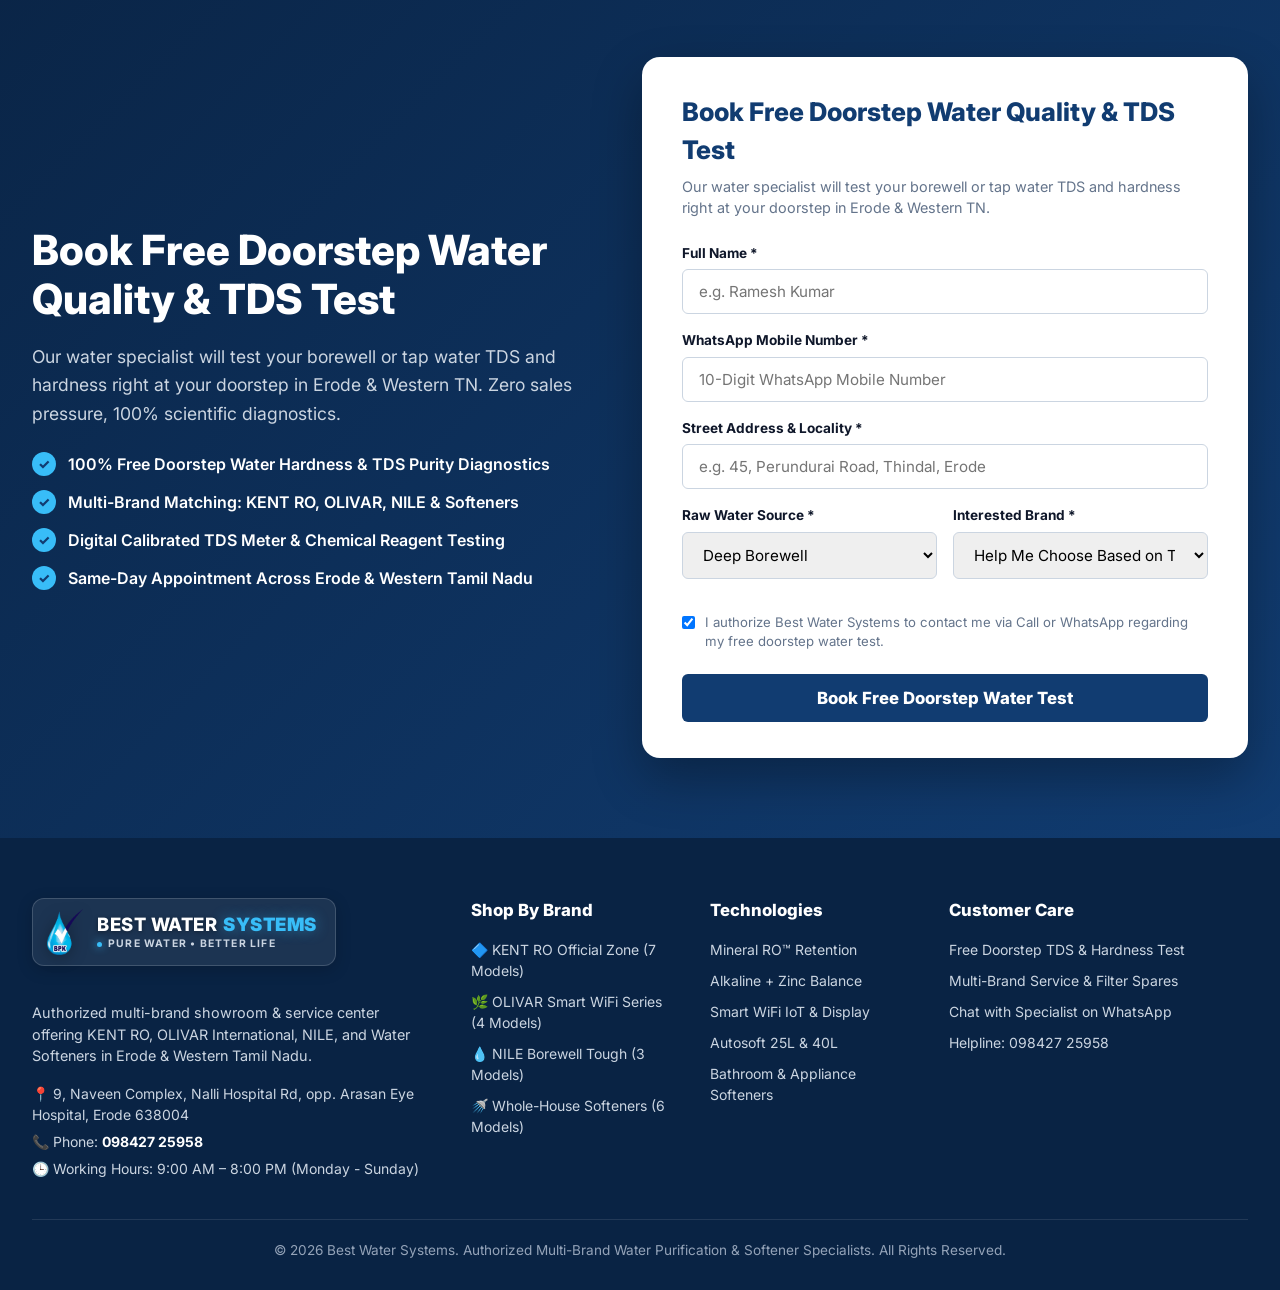
<file: documents/mockup/water-purifiers.html>
<!DOCTYPE html>
<html lang="en">
<head>
  <meta charset="UTF-8">
  <meta name="viewport" content="width=device-width, initial-scale=1.0">
  <title>Multi-Brand Water Purifiers & Softeners | Best Water Systems Erode</title>
  <meta name="description" content="Best Water Systems: Multi-Brand Water Purification & Softener Specialists in Erode & Tamil Nadu. Official partner for KENT RO, OLIVAR International, Dolphin Water Systems, and BIS Certified Series. Free doorstep TDS testing & consultation.">
  
  <!-- Inter Font -->
  <link rel="preconnect" href="https://fonts.googleapis.com">
  <link rel="preconnect" href="https://fonts.gstatic.com" crossorigin>
  <link href="https://fonts.googleapis.com/css2?family=Inter:wght@400;500;600;700;800;900&display=swap" rel="stylesheet">
  
  <!-- Stylesheet -->
  <link rel="stylesheet" href="style.css">
  <link rel="icon" type="image/png" href="images/logo.png">
</head>
<body>

  <!-- ==========================================================================
       HEADER (MULTI-BRAND ARCHITECTURE WITH BRAND-DRIVEN MEGA MENU)
       ========================================================================== -->
  <header class="site-header" id="site-header">
    <div class="header-container">
      <div class="header-left">
        <!-- Official Brand Lockup -->
        <a href="index.html" class="brand-badge" title="Best Water Systems - Pure Water • Better Life">
          <img src="images/logo.png" alt="Best Water Systems Logo" class="brand-logo-img">
          <div class="brand-text-col">
            <div class="brand-title">
              <span class="brand-title-primary">BEST WATER</span>
              <span class="brand-title-accent">SYSTEMS</span>
            </div>
            <div class="brand-tagline">
              <span class="tagline-dot"></span>
              <span>PURE WATER • BETTER LIFE</span>
            </div>
          </div>
        </a>

        <!-- Architectural Divider -->
        <span class="header-divider"></span>

        <!-- Multi-Brand Architecture Navigation Links with Mega-Menu Dropdowns -->
        <nav class="cat-nav-wrapper">
          <ul class="cat-nav-list">
            <!-- 1: Water Purifiers (Brand-Driven Mega Menu Dropdown on Hover) -->
            <li class="nav-item">
              <a href="water-purifiers.html" class="nav-link" onclick="filterCategory('water-purifier');">
                Water Purifiers
                <svg class="nav-chevron" width="12" height="12" viewBox="0 0 24 24" fill="none" stroke="currentColor" stroke-width="2.5"><polyline points="6 9 12 15 18 9"></polyline></svg>
              </a>
              <div class="mega-menu">
                <div class="mega-menu-inner">
                  <div class="brand-mega-grid">
                    <!-- Column 1: KENT RO -->
                    <div class="brand-mega-col brand-col-kent">
                      <div class="brand-mega-header">
                        <img src="images/logo-kent.png" alt="KENT RO" class="brand-mega-logo">
                        <div class="brand-mega-title-box">
                          <span class="brand-mega-name">KENT RO</span>
                          <span class="brand-mega-tagline">Patented Mineral RO™ • Zero Water Wastage</span>
                        </div>
                      </div>
                      <ul class="brand-mega-links">
                        <li><a href="water-purifiers.html?brand=kent" onclick="filterBrand('kent')">KENT Grand Plus Mineral RO™</a></li>
                        <li><a href="water-purifiers.html?brand=kent&sub=Digital%20Display%20RO" onclick="filterBrand('kent'); filterSubcategory('Digital Display RO');">KENT Grand IoT & Sapphire IoT (Digital Display)</a></li>
                        <li><a href="water-purifiers.html?brand=kent" onclick="filterBrand('kent')">KENT Pearl IoT (11L Detachable Tank)</a></li>
                        <li><a href="water-purifiers.html?brand=kent" onclick="filterBrand('kent')">KENT Elegant (Compact Wall Mount)</a></li>
                        <li><a href="water-purifiers.html?brand=kent" onclick="filterBrand('kent')">KENT Undersink (Sterling IoT & Excel Plus)</a></li>
                      </ul>
                      <a href="water-purifiers.html?brand=kent" class="brand-mega-cta" onclick="filterBrand('kent')">View All KENT Purifiers (7 Models) →</a>
                    </div>

                    <!-- Column 2: OLIVAR INTERNATIONAL -->
                    <div class="brand-mega-col brand-col-olivar">
                      <div class="brand-mega-header">
                        <img src="images/logo-olivar.png" alt="OLIVAR INTERNATIONAL" class="brand-mega-logo">
                        <div class="brand-mega-title-box">
                          <span class="brand-mega-name">OLIVAR INTERNATIONAL</span>
                          <span class="brand-mega-tagline">Smart WiFi IoT Series • Copper, Alkaline & Zinc</span>
                        </div>
                      </div>
                      <ul class="brand-mega-links">
                        <li><a href="water-purifiers.html?brand=olivar" onclick="filterBrand('olivar')">Oliver One S1 (Smart WiFi App • 3 Colors)</a></li>
                        <li><a href="water-purifiers.html?brand=olivar" onclick="filterBrand('olivar')">Oliver Volcano (18 LPH • Smart LED Bar)</a></li>
                        <li><a href="water-purifiers.html?brand=olivar" onclick="filterBrand('olivar')">Oliver Storm (14L Jumbo Tank • 20 LPH)</a></li>
                        <li><a href="water-purifiers.html?brand=olivar" onclick="filterBrand('olivar')">Oliver Cyclone (12L High Capacity)</a></li>
                      </ul>
                      <a href="water-purifiers.html?brand=olivar" class="brand-mega-cta" onclick="filterBrand('olivar')">View All Oliver Models (4 Models) →</a>
                    </div>

                    <!-- Column 3: NILE -->
                    <div class="brand-mega-col brand-col-nile">
                      <div class="brand-mega-header">
                        <img src="images/logo-nile.png" alt="NILE" class="brand-mega-logo">
                        <div class="brand-mega-title-box">
                          <span class="brand-mega-name">NILE</span>
                          <span class="brand-mega-tagline">The Name Inspires Trust • Heavy-Duty Borewell</span>
                        </div>
                      </div>
                      <ul class="brand-mega-links">
                        <li><a href="water-purifiers.html?brand=nile" onclick="filterBrand('nile')">Nile Era Advance (7-Stage Bio-Mineral)</a></li>
                        <li><a href="water-purifiers.html?brand=nile" onclick="filterBrand('nile')">Nile Aqua Innovica (Heavy Copper Motor)</a></li>
                        <li><a href="water-purifiers.html?brand=nile" onclick="filterBrand('nile')">Nile Aqua 2090 (Value Workhorse)</a></li>
                      </ul>
                      <a href="water-purifiers.html?brand=nile" class="brand-mega-cta" onclick="filterBrand('nile')">View All Nile Models (3 Models) →</a>
                    </div>
                  </div>
                </div>
              </div>
            </li>

            <!-- 2: Water Softeners & Filters (Dropdown on Hover) -->
            <li class="nav-item has-dropdown">
              <a href="water-purifiers.html?category=water-softener" class="nav-link" onclick="filterCategory('water-softener');">
                Water Softeners & Filters
                <svg class="nav-chevron" width="12" height="12" viewBox="0 0 24 24" fill="none" stroke="currentColor" stroke-width="2.5"><polyline points="6 9 12 15 18 9"></polyline></svg>
              </a>
              <div class="nav-dropdown nav-dropdown--softeners">
                <div class="dropdown-softeners-grid">
                  <div class="dropdown-softener-group">
                    <span class="dropdown-group-title">Whole-House Systems</span>
                    <a href="water-purifiers.html?category=water-softener&sub=Whole%20House%20Autosoft" onclick="filterCategory('water-softener'); filterSubcategory('Whole House Autosoft');" class="dropdown-item-link">
                      <strong>Autosoft 25L Whole House</strong>
                      <span>Automated Microprocessor Regeneration</span>
                    </a>
                    <a href="water-purifiers.html?category=water-softener&sub=Whole%20House%20Autosoft" onclick="filterCategory('water-softener'); filterSubcategory('Whole House Autosoft');" class="dropdown-item-link">
                      <strong>Autosoft 40L Villa Softener</strong>
                      <span>Heavy 4–8 Bathroom Capacity</span>
                    </a>
                  </div>
                  <div class="dropdown-softener-group">
                    <span class="dropdown-group-title">Point-of-Use Softeners</span>
                    <a href="water-purifiers.html?category=water-softener&sub=Bathroom%20Softener" onclick="filterCategory('water-softener'); filterSubcategory('Bathroom Softener');" class="dropdown-item-link">
                      <strong>Bathroom Shower Softener</strong>
                      <span>Stops Hairfall & Skin Dryness</span>
                    </a>
                    <a href="water-purifiers.html?category=water-softener&sub=Bathroom%20Softener" onclick="filterCategory('water-softener'); filterSubcategory('Bathroom Softener');" class="dropdown-item-link">
                      <strong>Washing Machine Softener</strong>
                      <span>Protects Heating Coil & Fab Softness</span>
                    </a>
                  </div>
                  <div class="dropdown-softener-group">
                    <span class="dropdown-group-title">Whole-House Media</span>
                    <a href="water-purifiers.html?category=water-softener&sub=Whole%20House%20Autosoft" onclick="filterCategory('water-softener'); filterSubcategory('Whole House Autosoft');" class="dropdown-item-link">
                      <strong>Multi-Media Iron Removal</strong>
                      <span>Eliminates Yellow Rust Stains & Odor</span>
                    </a>
                    <a href="water-purifiers.html?category=water-softener&sub=Whole%20House%20Autosoft" onclick="filterCategory('water-softener'); filterSubcategory('Whole House Autosoft');" class="dropdown-item-link">
                      <strong>High-Flow Sand Filter (5000 LPH)</strong>
                      <span>Quartz Media Turbidity & Mud Removal</span>
                    </a>
                  </div>
                </div>
                <div class="dropdown-footer">
                  <a href="water-purifiers.html?category=water-softener" onclick="filterCategory('water-softener');" class="dropdown-footer-cta">Explore All Softeners & Media (6 Models) →</a>
                </div>
              </div>
            </li>

            <!-- 3: Shop by Brand (Quick-Select Dropdown) -->
            <li class="nav-item has-dropdown">
              <a href="water-purifiers.html" class="nav-link" onclick="filterBrand('all');">
                Shop by Brand
                <svg class="nav-chevron" width="12" height="12" viewBox="0 0 24 24" fill="none" stroke="currentColor" stroke-width="2.5"><polyline points="6 9 12 15 18 9"></polyline></svg>
              </a>
              <div class="nav-dropdown nav-dropdown--brands-quick">
                <a href="water-purifiers.html?brand=kent" onclick="filterBrand('kent');" class="brand-quick-item">
                  <img src="images/logo-kent.png" alt="KENT RO" class="brand-quick-logo">
                  <div class="brand-quick-info">
                    <span class="brand-quick-name">KENT RO</span>
                    <span class="brand-quick-count">7 Purifier Models • Flagship Partner</span>
                  </div>
                </a>
                <a href="water-purifiers.html?brand=olivar" onclick="filterBrand('olivar');" class="brand-quick-item">
                  <img src="images/logo-olivar.png" alt="OLIVAR" class="brand-quick-logo">
                  <div class="brand-quick-info">
                    <span class="brand-quick-name">OLIVAR INTERNATIONAL</span>
                    <span class="brand-quick-count">4 Smart WiFi & IoT Models</span>
                  </div>
                </a>
                <a href="water-purifiers.html?brand=nile" onclick="filterBrand('nile');" class="brand-quick-item">
                  <img src="images/logo-nile.png" alt="NILE" class="brand-quick-logo">
                  <div class="brand-quick-info">
                    <span class="brand-quick-name">NILE</span>
                    <span class="brand-quick-count">3 Borewell Tough Models</span>
                  </div>
                </a>
                <a href="water-purifiers.html?category=water-softener" onclick="filterCategory('water-softener');" class="brand-quick-item">
                  <img src="images/logo-softeners.png" alt="Softeners & Media" class="brand-quick-logo">
                  <div class="brand-quick-info">
                    <span class="brand-quick-name">Softeners & Media</span>
                    <span class="brand-quick-count">6 Whole-House & Bathroom Models</span>
                  </div>
                </a>
              </div>
            </li>

            <!-- 4: Free Consultation Link -->
            <li class="nav-item">
              <a href="#consultation" class="nav-consultation-btn">Free Consultation</a>
            </li>
          </ul>
        </nav>
      </div>

      <div class="header-right">
        <!-- Utility Controls (Section 2.6) -->
        <div class="action-controls-row">
          <button class="search-pill-btn" onclick="document.getElementById('catalog-search').focus();" title="Search Purifiers & Softeners">
            <svg width="18" height="18" viewBox="0 0 24 24" fill="none" stroke="currentColor" stroke-width="2.2"><circle cx="11" cy="11" r="8"></circle><line x1="21" y1="21" x2="16.65" y2="16.65"></line></svg>
            <span>Search</span>
          </button>

          <!-- Phone Hotline -->
          <a href="tel:+919842725958" class="header-hotline-btn" title="Call Multi-Brand Care Helpline: 098427 25958">
            <svg width="15" height="15" viewBox="0 0 24 24" fill="none" stroke="currentColor" stroke-width="2.2"><path d="M22 16.92v3a2 2 0 0 1-2.18 2 19.79 19.79 0 0 1-8.63-3.07 19.5 19.5 0 0 1-6-6 19.79 19.79 0 0 1-3.07-8.67A2 2 0 0 1 4.11 2h3a2 2 0 0 1 2 1.72 12.84 12.84 0 0 0 .7 2.81 2 2 0 0 1-.45 2.11L8.09 9.91a16 16 0 0 0 6 6l1.27-1.27a2 2 0 0 1 2.11-.45 12.84 12.84 0 0 0 2.81.7A2 2 0 0 1 22 16.92z"></path></svg>
            <span>098427 25958</span>
          </a>



          <!-- Mobile Drawer Toggle -->
          <button class="icon-action-btn mobile-menu-toggle" id="mobile-menu-toggle" title="Menu" onclick="toggleMobileDrawer()">
            <svg width="24" height="24" viewBox="0 0 24 24" fill="none" stroke="currentColor" stroke-width="2.2"><line x1="3" y1="6" x2="21" y2="6"></line><line x1="3" y1="12" x2="21" y2="12"></line><line x1="3" y1="18" x2="21" y2="18"></line></svg>
          </button>
        </div>
      </div>
    </div>
  </header>

  <!-- ==========================================================================
       MOBILE OFF-CANVAS DRAWER WITH COLLAPSIBLE BRAND ACCORDIONS (SECTION 7)
       ========================================================================== -->
  <div class="mobile-drawer-overlay" id="mobile-drawer-overlay" onclick="toggleMobileDrawer()"></div>
  <aside class="mobile-drawer" id="mobile-drawer">
    <div class="drawer-header">
      <div style="font-weight:800; font-size:1.05rem; display:flex; align-items:center; gap:8px;">
        <span>💧 BEST WATER SYSTEMS</span>
      </div>
      <button class="close-btn" style="color:#ffffff;" onclick="toggleMobileDrawer()">&times;</button>
    </div>
    <ul class="drawer-nav-list">
      <li class="drawer-nav-item"><a href="water-purifiers.html" onclick="resetAllFilters(); toggleMobileDrawer();">🌊 All 20 Multi-Brand Models <span>→</span></a></li>

      <!-- Collapsible Accordion: Water Purifiers -->
      <li class="drawer-accordion-item">
        <button class="drawer-accordion-header" onclick="toggleMobileAccordion(this)">
          <span>💧 Water Purifiers</span>
          <span class="drawer-accordion-icon">▼</span>
        </button>
        <div class="drawer-accordion-body">
          <ul class="drawer-sub-links">
            <li><a href="water-purifiers.html?brand=kent" onclick="filterBrand('kent'); toggleMobileDrawer();">🔷 KENT RO (7 Models)</a></li>
            <li><a href="water-purifiers.html?brand=olivar" onclick="filterBrand('olivar'); toggleMobileDrawer();">🌿 OLIVAR International (4 Models)</a></li>
            <li><a href="water-purifiers.html?brand=nile" onclick="filterBrand('nile'); toggleMobileDrawer();">💧 NILE Series (3 Models)</a></li>
            <li><a href="water-purifiers.html" onclick="filterCategory('water-purifier'); toggleMobileDrawer();" style="font-weight:700; color:#113c71;">View All 14 Purifiers →</a></li>
          </ul>
        </div>
      </li>

      <!-- Collapsible Accordion: Water Softeners & Media -->
      <li class="drawer-accordion-item">
        <button class="drawer-accordion-header" onclick="toggleMobileAccordion(this)">
          <span>🚿 Softeners & Media Filters</span>
          <span class="drawer-accordion-icon">▼</span>
        </button>
        <div class="drawer-accordion-body">
          <ul class="drawer-sub-links">
            <li><a href="water-purifiers.html?category=water-softener&sub=Whole%20House%20Autosoft" onclick="filterCategory('water-softener'); filterSubcategory('Whole House Autosoft'); toggleMobileDrawer();">Whole-House Autosoft (25L & 40L)</a></li>
            <li><a href="water-purifiers.html?category=water-softener&sub=Bathroom%20Softener" onclick="filterCategory('water-softener'); filterSubcategory('Bathroom Softener'); toggleMobileDrawer();">Bathroom & Washing Machine Softeners</a></li>
            <li><a href="water-purifiers.html?category=water-softener" onclick="filterCategory('water-softener'); toggleMobileDrawer();">Iron & Sand Filtration Media</a></li>
            <li><a href="water-purifiers.html?category=water-softener" onclick="filterCategory('water-softener'); toggleMobileDrawer();" style="font-weight:700; color:#0284c7;">Explore All Softeners (6 Models) →</a></li>
          </ul>
        </div>
      </li>

      <!-- Collapsible Accordion: Shop by Brand -->
      <li class="drawer-accordion-item">
        <button class="drawer-accordion-header" onclick="toggleMobileAccordion(this)">
          <span>🏷️ Shop by Brand</span>
          <span class="drawer-accordion-icon">▼</span>
        </button>
        <div class="drawer-accordion-body">
          <ul class="drawer-sub-links">
            <li><a href="water-purifiers.html?brand=kent" onclick="filterBrand('kent'); toggleMobileDrawer();">🔷 KENT RO Official Zone</a></li>
            <li><a href="water-purifiers.html?brand=olivar" onclick="filterBrand('olivar'); toggleMobileDrawer();">🌿 OLIVAR Smart WiFi Series</a></li>
            <li><a href="water-purifiers.html?brand=nile" onclick="filterBrand('nile'); toggleMobileDrawer();">💧 NILE Borewell Tough</a></li>
            <li><a href="water-purifiers.html?category=water-softener" onclick="filterCategory('water-softener'); toggleMobileDrawer();">🚿 Whole-House Softeners</a></li>
          </ul>
        </div>
      </li>

      <li class="drawer-nav-item"><a href="#consultation" onclick="toggleMobileDrawer();">📋 Book Free Doorstep Water Test <span>→</span></a></li>
      <li class="drawer-nav-item"><a href="index.html#blogs" onclick="toggleMobileDrawer();">📚 Water Knowledge & Articles <span>→</span></a></li>
      <li class="drawer-nav-item"><a href="index.html#about" onclick="toggleMobileDrawer();">ℹ️ Showroom & Store Location <span>→</span></a></li>
    </ul>
    <div class="drawer-contact-box">
      <div style="font-size:0.8rem; color:#64748b; font-weight:700; text-transform:uppercase; margin-bottom:6px;">Multi-Brand Care Helpline</div>
      <a href="tel:+919842725958" style="font-size:1.1rem; font-weight:800; color:#113c71; display:flex; align-items:center; gap:8px;">
        📞 098427 25958
      </a>
      <div style="font-size:0.8rem; color:#64748b; margin-top:6px;">9, Naveen Complex, Nalli Hospital Rd, Erode 638004</div>
    </div>
  </aside>

  <!-- ==========================================================================
       PAGE HERO BANNER & BREADCRUMBS
       ========================================================================== -->
  <section class="page-banner-hero">
    <div class="page-banner-container">
      <div class="breadcrumbs-bar">
        <a href="index.html">Home</a>
        <span>›</span>
        <span style="color:#ffffff; font-weight:600;">Multi-Brand Superstore</span>
      </div>
      <h1 class="page-banner-title" id="page-banner-title">Multi-Brand Water Purifiers & Softeners</h1>
      <p class="page-banner-desc">
        Explore India’s premier water purification & softening technologies under one roof. Authorized superstore for KENT RO, OLIVAR International, NILE, and Whole-House Water Softeners engineered for Western Tamil Nadu’s high-hardness borewells.
      </p>
    </div>
  </section>

  <!-- ==========================================================================
       RIGHT EDGE STICKY FLOATING STACK
       ========================================================================== -->
  <aside class="floating-stack">
    <!-- 1: Free Consultation Tab -->
    <a href="#consultation" class="sticky-demo-pill" title="Book Free Doorstep Water Quality & TDS Test">
      <span>Free Water Test</span>
    </a>

    <!-- 2: WhatsApp Chat -->
    <a href="https://wa.me/919842725958?text=Hello%20Best%20Water%20Systems,%20I%20would%20like%20to%20inquire%20about%20purifiers." target="_blank" rel="noopener" class="circle-btn whatsapp-circle" title="Chat on WhatsApp (098427 25958)">
      <img src="images/whatsapp.svg" alt="WhatsApp">
    </a>

    <!-- 3: Customer Support Agent -->
    <a href="tel:+919842725958" class="circle-btn agent-circle" title="Customer Helpline: 098427 25958" onclick="openDemoModal('Direct Care Helpline')">
      <img src="images/agent-avatar.png" alt="Customer Agent">
      <span class="online-pulse-dot"></span>
    </a>
  </aside>

  <!-- ==========================================================================
       AUTHENTIC MULTI-BRAND CATALOG SHOWCASE
       ========================================================================== -->
  <main class="catalog-section" id="catalog">
    <div class="section-header-box">
      <span class="section-eyebrow">AUTHORIZED MULTI-BRAND SUPERSTORE</span>
      <h2 class="section-main-title">Select Your Brand & Water Technology</h2>
      <p class="section-description">
        Filter through 20 genuine drinking water purifiers and whole-house softeners tested and tuned for Erode and Western Tamil Nadu water conditions.
      </p>
    </div>

    <!-- TIER 1: SHOP BY BRAND QUICK-SELECT BAR (SECTION 4) -->
    <div class="brand-selector-bar">
      <div class="brand-selector-title">
        <span>🏷️ Shop by Brand:</span>
      </div>
      <div class="brand-tabs-wrapper">
        <button class="brand-tab-btn active" data-brand="all">All Brands <span class="brand-tab-badge">20</span></button>
        <button class="brand-tab-btn" data-brand="kent">🔷 KENT RO <span class="brand-tab-badge">7</span></button>
        <button class="brand-tab-btn" data-brand="olivar">🌿 OLIVAR <span class="brand-tab-badge">4</span></button>
        <button class="brand-tab-btn" data-brand="nile">💧 NILE <span class="brand-tab-badge">3</span></button>
        <button class="brand-tab-btn" data-brand="softener">🚿 Softeners & Media <span class="brand-tab-badge">6</span></button>
      </div>
    </div>

    <!-- Category Tabs (All / Purifiers / Softeners) -->
    <div class="tabs-control-wrapper">
      <button class="category-tab-btn active" data-category="all">All Systems</button>
      <button class="category-tab-btn" data-category="water-purifier">💧 Drinking Water Purifiers</button>
      <button class="category-tab-btn" data-category="water-softener">🚿 Water Softeners & Media</button>
    </div>

    <!-- TIER 2: SUBCATEGORY / TECHNOLOGY FILTER PILLS (SECTION 4) -->
    <div class="subcat-pills-container" id="subcat-pills-row">
      <button class="subcat-pill-btn active" data-sub="all">All Technologies</button>
      <button class="subcat-pill-btn" data-sub="Mineral RO">Mineral RO™</button>
      <button class="subcat-pill-btn" data-sub="Alkaline RO">Alkaline + Zinc</button>
      <button class="subcat-pill-btn" data-sub="Digital Display RO">Smart WiFi / IoT</button>
      <button class="subcat-pill-btn" data-sub="Whole House Autosoft">Whole-House Softeners</button>
      <button class="subcat-pill-btn" data-sub="Bathroom Softener">Bathroom & Appliance</button>
    </div>

    <!-- Catalog Controls Bar (Counter, Search, Sort) -->
    <div class="catalog-toolbar">
      <div class="product-counter-label" id="product-count-text">Showing 20 of 20 products</div>
      <div class="toolbar-actions">
        <div class="search-field-wrapper">
          <svg width="16" height="16" viewBox="0 0 24 24" fill="none" stroke="#64748b" stroke-width="2"><circle cx="11" cy="11" r="8"></circle><line x1="21" y1="21" x2="16.65" y2="16.65"></line></svg>
          <input type="text" id="catalog-search" placeholder="Search brands, purifiers, softeners...">
        </div>
        <select class="sort-dropdown" id="catalog-sort">
          <option value="featured">Featured First</option>
          <option value="price-low">Price: Low to High</option>
          <option value="price-high">Price: High to Low</option>
          <option value="rating">Highest Rated</option>
        </select>
      </div>
    </div>

    <!-- Product Grid Container (Populated by app.js) -->
    <div class="product-grid" id="product-grid">
      <!-- 20 Multi-brand cards rendered dynamically by app.js -->
    </div>
  </main>

  <!-- ==========================================================================
       SECTION 6: DOORSTEP WATER QUALITY TEST & CONSULTATION FORM (SECTION 6)
       ========================================================================== -->
  <section class="book-demo-section" id="consultation">
    <div class="container">
      <div class="demo-section-grid">
        <!-- Left Column: Information & Trust Perks -->
        <div class="demo-info-column">
          <h2>Book Free Doorstep Water Quality & TDS Test</h2>
          <p>
            Our water specialist will test your borewell or tap water TDS and hardness right at your doorstep in Erode & Western TN. Zero sales pressure, 100% scientific diagnostics.
          </p>

          <ul class="demo-perks-list">
            <li class="demo-perk-item">
              <span class="perk-check-icon">✓</span>
              <span>100% Free Doorstep Water Hardness & TDS Purity Diagnostics</span>
            </li>
            <li class="demo-perk-item">
              <span class="perk-check-icon">✓</span>
              <span>Multi-Brand Matching: KENT RO, OLIVAR, NILE & Softeners</span>
            </li>
            <li class="demo-perk-item">
              <span class="perk-check-icon">✓</span>
              <span>Digital Calibrated TDS Meter & Chemical Reagent Testing</span>
            </li>
            <li class="demo-perk-item">
              <span class="perk-check-icon">✓</span>
              <span>Same-Day Appointment Across Erode & Western Tamil Nadu</span>
            </li>
          </ul>
        </div>

        <!-- Right Column: Consultation Form Card -->
        <div class="demo-form-card">
          <h3 class="demo-form-title">Book Free Doorstep Water Quality & TDS Test</h3>
          <p class="demo-form-subtitle">Our water specialist will test your borewell or tap water TDS and hardness right at your doorstep in Erode & Western TN.</p>

          <form id="book-free-demo-form" onsubmit="handleOnPageDemoSubmit(event)">
            <!-- 1. Full Name -->
            <div class="form-group-item">
              <label class="form-label-text">Full Name *</label>
              <input type="text" id="demo-full-name" class="form-control-input" placeholder="e.g. Ramesh Kumar" required>
            </div>

            <!-- 2. WhatsApp Mobile Number -->
            <div class="form-group-item">
              <label class="form-label-text">WhatsApp Mobile Number *</label>
              <input type="tel" id="demo-phone" pattern="[0-9]{10}" maxlength="10" class="form-control-input" placeholder="10-Digit WhatsApp Mobile Number" required>
            </div>

            <!-- 3. Street Address & Locality -->
            <div class="form-group-item">
              <label class="form-label-text">Street Address & Locality *</label>
              <input type="text" id="demo-address" class="form-control-input" placeholder="e.g. 45, Perundurai Road, Thindal, Erode" required>
            </div>

            <!-- 4. Raw Water Source & 5. Interested Brand (2 Cols) -->
            <div class="form-row-2col">
              <div class="form-group-item">
                <label class="form-label-text">Raw Water Source *</label>
                <select id="demo-water-source" class="form-control-input" required>
                  <option value="Deep Borewell">Deep Borewell</option>
                  <option value="Municipal Tap">Municipal Tap</option>
                  <option value="Tanker Water">Tanker Water</option>
                  <option value="Not Sure">Not Sure</option>
                </select>
              </div>
              <div class="form-group-item">
                <label class="form-label-text">Interested Brand *</label>
                <select id="demo-brand-select" class="form-control-input" required>
                  <option value="Help Me Choose Based on TDS Test">Help Me Choose Based on TDS Test</option>
                  <option value="KENT RO">KENT RO</option>
                  <option value="OLIVAR International">OLIVAR International</option>
                  <option value="NILE Series">NILE Series</option>
                  <option value="Water Softeners">Water Softeners</option>
                </select>
              </div>
            </div>

            <!-- Consent Checkbox -->
            <div class="checkbox-agree-row">
              <input type="checkbox" id="demo-terms-consent" checked required>
              <label for="demo-terms-consent">
                I authorize Best Water Systems to contact me via Call or WhatsApp regarding my free doorstep water test.
              </label>
            </div>

            <!-- Submit Button with Loading Indicator -->
            <button type="submit" class="btn-submit-demo" id="btn-submit-demo">
              <span id="btn-submit-text">Book Free Doorstep Water Test</span>
            </button>
          </form>
        </div>
      </div>
    </div>
  </section>

  <!-- ==========================================================================
       FLOATING COMPARE TRAY (SECTION 5)
       ========================================================================== -->
  <aside class="compare-tray" id="compare-tray">
    <div class="compare-tray-left">
      <div class="compare-title-col">
        <span class="compare-title-main" id="compare-count-text">Compare Models (0/3)</span>
        <span class="compare-title-sub">Select up to 3 models across brands to compare specifications</span>
      </div>
      <div class="compare-thumbnails-list" id="compare-thumbs">
        <!-- Compare item thumbnails injected here -->
      </div>
    </div>
    <div class="compare-tray-actions">
      <button class="btn-compare-now" onclick="openCompareModal()">Compare Now</button>
      <button class="btn-clear-compare" onclick="clearCompareSelection()">Clear All</button>
    </div>
  </aside>

  <!-- ==========================================================================
       PRODUCT SPECS MODAL
       ========================================================================== -->
  <div class="modal-overlay" id="specs-modal">
    <div class="modal-box">
      <div class="modal-head">
        <h3 class="modal-heading" id="specs-title">Product Specifications</h3>
        <button class="close-btn" onclick="closeSpecsModal()">&times;</button>
      </div>
      <div class="modal-body" id="specs-content">
        <!-- Specs content injected by JS -->
      </div>
    </div>
  </div>

  <!-- ==========================================================================
       SECTION 6: DOORSTEP WATER QUALITY TEST & CONSULTATION MODAL
       ========================================================================== -->
  <div class="modal-overlay" id="demo-modal">
    <div class="modal-box">
      <div class="modal-head">
        <h3 class="modal-heading">Book Free Doorstep Water Quality & TDS Test</h3>
        <button class="close-btn" onclick="closeDemoModal()">&times;</button>
      </div>
      <div class="modal-body">
        <form id="demo-modal-form" onsubmit="handleModalDemoSubmit(event)">
          <div class="form-row-2col">
            <div class="form-group-item">
              <label class="form-label-text">Selected Product / Inquiry</label>
              <input type="text" id="demo-selected-product" class="form-control-input" readonly value="Multi-Brand Water System">
            </div>
            <div class="form-group-item">
              <label class="form-label-text">Interested Brand *</label>
              <select id="modal-brand-select" class="form-control-input" required>
                <option value="Help Me Choose Based on TDS Test">Help Me Choose Based on TDS Test</option>
                <option value="KENT RO">KENT RO</option>
                <option value="OLIVAR International">OLIVAR International</option>
                <option value="NILE Series">NILE Series</option>
                <option value="Water Softeners">Water Softeners</option>
              </select>
            </div>
          </div>
          <div class="form-row-2col">
            <div class="form-group-item">
              <label class="form-label-text">Full Name *</label>
              <input type="text" id="modal-full-name" required class="form-control-input" placeholder="e.g. Ramesh Kumar">
            </div>
            <div class="form-group-item">
              <label class="form-label-text">WhatsApp Mobile Number *</label>
              <input type="tel" id="modal-phone" pattern="[0-9]{10}" maxlength="10" required class="form-control-input" placeholder="e.g. 098427 25958">
            </div>
          </div>
          <div class="form-group-item">
            <label class="form-label-text">Street Address & Locality (Erode, Perundurai, etc.) *</label>
            <input type="text" id="modal-address" required class="form-control-input" placeholder="e.g. 45, Perundurai Road, Thindal, Erode">
          </div>
          <div class="form-group-item">
            <label class="form-label-text">Raw Water Source *</label>
            <select class="form-control-input" id="modal-water-source" required>
              <option value="Deep Borewell">Deep Borewell</option>
              <option value="Municipal Tap">Municipal Tap</option>
              <option value="Tanker Water">Tanker Water</option>
              <option value="Not Sure">Not Sure</option>
            </select>
          </div>
          <button type="submit" class="btn-submit-demo" id="modal-submit-btn" style="margin-top:12px;">
            <span id="modal-submit-text">Book Free Doorstep Water Test</span>
          </button>
        </form>
      </div>
    </div>
  </div>

  <!-- ==========================================================================
       MULTI-BRAND COMPARISON MATRIX MODAL (SECTION 5)
       ========================================================================== -->
  <div class="modal-overlay" id="compare-modal">
    <div class="modal-box compare-modal-box">
      <div class="modal-head">
        <h3 class="modal-heading">Multi-Brand Product Comparison Matrix</h3>
        <button class="close-btn" onclick="closeCompareModal()">&times;</button>
      </div>
      <div class="modal-body" id="compare-modal-content">
        <!-- Comparison table injected by JS -->
      </div>
    </div>
  </div>

  <!-- ==========================================================================
       FOOTER
       ========================================================================== -->
  <footer class="site-footer" id="about">
    <div class="container">
      <div class="footer-grid-layout">
        <!-- Brand Summary -->
        <div class="footer-brand-column">
          <a href="index.html" class="brand-badge brand-badge--footer" title="Best Water Systems">
            <img src="images/logo.png" alt="Best Water Systems Logo" class="brand-logo-img">
            <div class="brand-text-col">
              <div class="brand-title">
                <span class="brand-title-primary">BEST WATER</span>
                <span class="brand-title-accent">SYSTEMS</span>
              </div>
              <div class="brand-tagline">
                <span class="tagline-dot"></span>
                <span>PURE WATER • BETTER LIFE</span>
              </div>
            </div>
          </a>
          <p>
            Authorized multi-brand showroom & service center offering KENT RO, OLIVAR International, NILE, and Water Softeners in Erode & Western Tamil Nadu.
          </p>
          <div style="font-size:0.875rem; color:#cbd5e1; display:flex; flex-direction:column; gap:6px;">
            <span>📍 9, Naveen Complex, Nalli Hospital Rd, opp. Arasan Eye Hospital, Erode 638004</span>
            <span>📞 Phone: <a href="tel:+919842725958" style="color:#ffffff; font-weight:700;">098427 25958</a></span>
            <span>🕒 Working Hours: 9:00 AM – 8:00 PM (Monday - Sunday)</span>
          </div>
        </div>

        <!-- Purifiers Links -->
        <div class="footer-column">
          <h4 class="footer-column-heading">Shop By Brand</h4>
          <ul class="footer-nav-list">
            <li><a href="water-purifiers.html?brand=kent" onclick="filterBrand('kent')">🔷 KENT RO Official Zone (7 Models)</a></li>
            <li><a href="water-purifiers.html?brand=olivar" onclick="filterBrand('olivar')">🌿 OLIVAR Smart WiFi Series (4 Models)</a></li>
            <li><a href="water-purifiers.html?brand=nile" onclick="filterBrand('nile')">💧 NILE Borewell Tough (3 Models)</a></li>
            <li><a href="water-purifiers.html?category=water-softener" onclick="filterCategory('water-softener')">🚿 Whole-House Softeners (6 Models)</a></li>
          </ul>
        </div>

        <!-- Technologies Links -->
        <div class="footer-column">
          <h4 class="footer-column-heading">Technologies</h4>
          <ul class="footer-nav-list">
            <li><a href="water-purifiers.html" onclick="filterSubcategory('Mineral RO')">Mineral RO™ Retention</a></li>
            <li><a href="water-purifiers.html" onclick="filterSubcategory('Alkaline RO')">Alkaline + Zinc Balance</a></li>
            <li><a href="water-purifiers.html" onclick="filterSubcategory('Digital Display RO')">Smart WiFi IoT & Display</a></li>
            <li><a href="water-purifiers.html" onclick="filterSubcategory('Whole House Autosoft')">Autosoft 25L & 40L</a></li>
            <li><a href="water-purifiers.html" onclick="filterSubcategory('Bathroom Softener')">Bathroom & Appliance Softeners</a></li>
          </ul>
        </div>

        <!-- Customer Care Links -->
        <div class="footer-column">
          <h4 class="footer-column-heading">Customer Care</h4>
          <ul class="footer-nav-list">
            <li><a href="#consultation">Free Doorstep TDS & Hardness Test</a></li>
            <li><a href="#consultation">Multi-Brand Service & Filter Spares</a></li>
            <li><a href="https://wa.me/919842725958" target="_blank">Chat with Specialist on WhatsApp</a></li>
            <li><a href="tel:+919842725958">Helpline: 098427 25958</a></li>
          </ul>
        </div>
      </div>

      <div class="footer-bottom-bar">
        © 2026 Best Water Systems. Authorized Multi-Brand Water Purification & Softener Specialists. All Rights Reserved.
      </div>
    </div>
  </footer>

  <!-- Mockup Logic -->
  <script src="app.js"></script>
</body>
</html>
</file>
<file: documents/mockup/style.css>
/* ==========================================================================
   BEST WATER SYSTEMS - KENT RO EXACT INTERACTIVE MOCKUP STYLESHEET
   Full Mega-Menu Hover, Product Card Interactions, Form Validation & Animations
   ========================================================================== */

:root {
  --kent-blue: #113c71;
  --kent-blue-dark: #0a2547;
  --kent-blue-light: #1566e0;
  --kent-cyan: #38bdf8;
  --kent-accent: #50eaff;
  --kent-red: #e11d48;
  --kent-green: #10b981;
  --text-dark: #0f172a;
  --text-body: #334155;
  --text-muted: #64748b;
  --bg-page: #f8fafc;
  --bg-card: #ffffff;
  --border-light: #e2e8f0;
  --radius-sm: 6px;
  --radius-md: 12px;
  --radius-lg: 18px;
  --shadow-sm: 0 2px 8px rgba(0, 0, 0, 0.05);
  --shadow-md: 0 8px 24px rgba(17, 60, 113, 0.08);
  --shadow-hover: 0 16px 36px rgba(17, 60, 113, 0.14);
  --transition: all 0.25s cubic-bezier(0.16, 1, 0.3, 1);
}

* {
  box-sizing: border-box;
  margin: 0;
  padding: 0;
}

html {
  scroll-behavior: smooth;
  font-family: 'Inter', -apple-system, BlinkMacSystemFont, "Segoe UI", Roboto, sans-serif;
  color: var(--text-dark);
  background: var(--bg-page);
  -webkit-font-smoothing: antialiased;
}

body {
  line-height: 1.5;
  overflow-x: hidden;
}

a {
  color: inherit;
  text-decoration: none;
}

button {
  font-family: inherit;
  cursor: pointer;
  border: none;
  background: none;
}

img {
  display: block;
  max-width: 100%;
}

.container {
  width: 100%;
  max-width: 1720px;
  margin: 0 auto;
  padding: 0 32px;
}

/* ==========================================================================
   HEADER NAVIGATION WITH MEGA MENU DROPDOWNS
   ========================================================================== */
/* ==========================================================================
   HEADER NAVIGATION (KENT OFFICIAL WHITE NAVBAR & FULL-WIDTH FLYOUT)
   ========================================================================== */
.site-header {
  position: sticky;
  top: 0;
  left: 0;
  width: 100%;
  z-index: 1100;
  background: rgba(255, 255, 255, 0.75);
  backdrop-filter: blur(16px) saturate(180%);
  -webkit-backdrop-filter: blur(16px) saturate(180%);
  box-shadow: 0 2px 12px rgba(15, 23, 42, 0.03);
  border-bottom: 1px solid rgba(226, 232, 240, 0.7);
  transition: background 0.3s cubic-bezier(0.16, 1, 0.3, 1),
              backdrop-filter 0.3s cubic-bezier(0.16, 1, 0.3, 1),
              -webkit-backdrop-filter 0.3s cubic-bezier(0.16, 1, 0.3, 1),
              box-shadow 0.3s cubic-bezier(0.16, 1, 0.3, 1),
              border-color 0.3s cubic-bezier(0.16, 1, 0.3, 1);
}

.site-header.scrolled {
  background: rgba(255, 255, 255, 0.88);
  backdrop-filter: blur(20px) saturate(190%);
  -webkit-backdrop-filter: blur(20px) saturate(190%);
  box-shadow: 0 8px 30px rgba(15, 23, 42, 0.07);
  border-bottom-color: rgba(226, 232, 240, 0.9);
}

.header-container {
  max-width: 1720px;
  margin: 0 auto;
  padding: 0 32px;
  height: 68px;
  display: flex;
  justify-content: space-between;
  align-items: center;
  position: static; /* Allows mega-menu to span full screen width relative to .site-header */
}

.header-left {
  display: flex;
  align-items: center;
  gap: 28px;
  flex-shrink: 0;
  height: 100%;
}

/* Brand Badge */
.brand-badge {
  display: inline-flex;
  align-items: center;
  gap: 12px;
  text-decoration: none;
  flex-shrink: 0;
}

.brand-logo-img {
  height: 44px;
  width: auto;
  object-fit: contain;
}

.brand-text-col {
  display: flex;
  flex-direction: column;
}

.brand-title {
  display: flex;
  align-items: center;
  gap: 5px;
  font-size: 1.05rem;
  font-weight: 800;
  letter-spacing: 0.4px;
  line-height: 1.15;
  white-space: nowrap;
}

.brand-title-primary {
  color: #113c71;
}

.brand-title-accent {
  color: #0284c7;
  font-weight: 900;
}

.brand-tagline {
  display: flex;
  align-items: center;
  gap: 6px;
  font-size: 0.6rem;
  font-weight: 700;
  letter-spacing: 1.1px;
  text-transform: uppercase;
  color: #64748b;
  line-height: 1.2;
  margin-top: 2px;
  white-space: nowrap;
}

.tagline-dot {
  width: 5px;
  height: 5px;
  border-radius: 50%;
  background: #0284c7;
}

.header-divider {
  width: 1px;
  height: 32px;
  background: #e2e8f0;
  flex-shrink: 0;
}

/* Category Navigation (Horizontal Row) */
.cat-nav-wrapper {
  display: flex;
  align-items: center;
  height: 100%;
}

.cat-nav-list {
  list-style: none;
  display: flex;
  align-items: center;
  gap: 28px;
  height: 100%;
  margin: 0;
  padding: 0;
}

.nav-item {
  height: 100%;
  display: flex;
  align-items: center;
  position: static; /* Crucial: allows child .mega-menu to span full screen width */
}

.nav-link {
  color: #1e293b;
  font-size: 0.95rem;
  font-weight: 600;
  height: 100%;
  display: inline-flex;
  align-items: center;
  gap: 4px;
  position: relative;
  padding: 0 4px;
  white-space: nowrap;
  text-decoration: none;
  transition: color 0.2s ease;
  cursor: pointer;
}

/* Nav Link Underline Indicator - Blue bar at bottom edge matching Kent official UI */
.nav-link::after {
  content: '';
  position: absolute;
  bottom: 0;
  left: 0;
  width: 100%;
  height: 3px;
  background: #1c2f76;
  border-radius: 2px 2px 0 0;
  transform: scaleX(0);
  transform-origin: center;
  transition: transform 0.22s cubic-bezier(0.16, 1, 0.3, 1);
  pointer-events: none;
}

.nav-item:hover .nav-link,
.nav-item.active .nav-link {
  color: #1c2f76;
}

.nav-item:hover .nav-link::after,
.nav-item.active .nav-link::after {
  transform: scaleX(1);
}

/* ==========================================================================
   ENTERPRISE BRAND-DRIVEN MEGA MENU & DROPDOWNS (SECTION 2 & 7)
   ========================================================================== */
.mega-menu {
  position: absolute;
  top: 100%;
  left: 0;
  right: 0;
  width: 100%;
  background: rgba(255, 255, 255, 0.98);
  backdrop-filter: blur(16px);
  -webkit-backdrop-filter: blur(16px);
  box-shadow: 0 20px 48px rgba(17, 60, 113, 0.12), 0 4px 12px rgba(0, 0, 0, 0.04);
  border-top: 1px solid #e2e8f0;
  border-bottom: 2px solid #cbd5e1;
  padding: 30px 0 34px;
  opacity: 0;
  visibility: hidden;
  transform: translateY(8px);
  transition: opacity 0.22s cubic-bezier(0.16, 1, 0.3, 1), transform 0.22s cubic-bezier(0.16, 1, 0.3, 1), visibility 0.22s ease;
  pointer-events: none;
  z-index: 1200;
}

/* Invisible bridge so mouse never leaves hover zone */
.mega-menu::before {
  content: '';
  position: absolute;
  top: -14px;
  left: 0;
  width: 100%;
  height: 14px;
}

.nav-item:hover .mega-menu {
  opacity: 1;
  visibility: visible;
  transform: translateY(0);
  pointer-events: auto;
}

.mega-menu-inner {
  max-width: 1400px;
  margin: 0 auto;
  padding: 0 28px;
}

/* 3 Equal Columns Grid for Brands */
.brand-mega-grid {
  display: grid;
  grid-template-columns: repeat(3, 1fr);
  gap: 24px;
}

.brand-mega-col {
  background: #ffffff;
  border-radius: 12px;
  padding: 22px 20px;
  display: flex;
  flex-direction: column;
  border: 1px solid #e2e8f0;
  box-shadow: 0 4px 16px rgba(0, 0, 0, 0.03);
  position: relative;
  overflow: hidden;
  transition: all 0.22s ease;
}

.brand-mega-col:hover {
  transform: translateY(-3px);
  box-shadow: 0 8px 24px rgba(0, 0, 0, 0.08);
}

.brand-mega-col::before {
  content: '';
  position: absolute;
  top: 0;
  left: 0;
  right: 0;
  height: 4px;
}

.brand-mega-col.brand-col-kent::before { background: #1C2F76; }
.brand-mega-col.brand-col-olivar::before { background: #047857; }
.brand-mega-col.brand-col-nile::before { background: #DC2626; }

.brand-mega-header {
  display: flex;
  align-items: center;
  gap: 14px;
  padding-bottom: 14px;
  border-bottom: 1px solid #f1f5f9;
  margin-bottom: 14px;
}

.brand-mega-logo {
  height: 40px;
  width: auto;
  max-width: 110px;
  object-fit: contain;
}

.brand-mega-title-box {
  display: flex;
  flex-direction: column;
}

.brand-mega-name {
  font-size: 1.05rem;
  font-weight: 800;
  color: #0f172a;
}

.brand-mega-tagline {
  font-size: 0.72rem;
  font-weight: 600;
  color: #64748b;
  margin-top: 2px;
}

.brand-mega-links {
  list-style: none;
  padding: 0;
  margin: 0 0 16px 0;
  display: flex;
  flex-direction: column;
  gap: 8px;
  flex-grow: 1;
}

.brand-mega-links li a {
  display: flex;
  align-items: center;
  gap: 8px;
  font-size: 0.88rem;
  font-weight: 600;
  color: #334155;
  text-decoration: none;
  padding: 6px 10px;
  border-radius: 6px;
  transition: all 0.18s ease;
}

.brand-mega-links li a::before {
  content: '•';
  color: #94a3b8;
  font-size: 1.1rem;
}

.brand-col-kent .brand-mega-links li a:hover {
  background: #f0f4ff;
  color: #1C2F76;
  padding-left: 14px;
}
.brand-col-kent .brand-mega-links li a:hover::before { color: #1C2F76; }

.brand-col-olivar .brand-mega-links li a:hover {
  background: #ecfdf5;
  color: #047857;
  padding-left: 14px;
}
.brand-col-olivar .brand-mega-links li a:hover::before { color: #047857; }

.brand-col-nile .brand-mega-links li a:hover {
  background: #fef2f2;
  color: #DC2626;
  padding-left: 14px;
}
.brand-col-nile .brand-mega-links li a:hover::before { color: #DC2626; }

.brand-mega-cta {
  display: inline-flex;
  align-items: center;
  justify-content: center;
  padding: 9px 14px;
  font-size: 0.84rem;
  font-weight: 700;
  border-radius: 6px;
  text-decoration: none;
  transition: all 0.2s ease;
  margin-top: auto;
}

.brand-col-kent .brand-mega-cta {
  background: #f0f4ff;
  color: #1C2F76;
  border: 1px solid #c7d2fe;
}
.brand-col-kent .brand-mega-cta:hover {
  background: #1C2F76;
  color: #ffffff;
}

.brand-col-olivar .brand-mega-cta {
  background: #ecfdf5;
  color: #047857;
  border: 1px solid #a7f3d0;
}
.brand-col-olivar .brand-mega-cta:hover {
  background: #047857;
  color: #ffffff;
}

.brand-col-nile .brand-mega-cta {
  background: #fef2f2;
  color: #DC2626;
  border: 1px solid #fecaca;
}
.brand-col-nile .brand-mega-cta:hover {
  background: #DC2626;
  color: #ffffff;
}

/* ==========================================================================
   DROPDOWNS FOR SOFTENERS & SHOP BY BRAND
   ========================================================================== */
.nav-item.has-dropdown {
  position: relative;
}

.nav-dropdown {
  position: absolute;
  top: 100%;
  left: 0;
  background: rgba(255, 255, 255, 0.98);
  backdrop-filter: blur(16px);
  -webkit-backdrop-filter: blur(16px);
  box-shadow: 0 20px 48px rgba(17, 60, 113, 0.12), 0 4px 12px rgba(0, 0, 0, 0.04);
  border: 1px solid #e2e8f0;
  border-radius: 12px;
  opacity: 0;
  visibility: hidden;
  transform: translateY(8px);
  transition: opacity 0.22s cubic-bezier(0.16, 1, 0.3, 1), transform 0.22s cubic-bezier(0.16, 1, 0.3, 1), visibility 0.22s ease;
  pointer-events: none;
  z-index: 1200;
}

.nav-dropdown::before {
  content: '';
  position: absolute;
  top: -14px;
  left: 0;
  width: 100%;
  height: 14px;
}

.nav-item:hover .nav-dropdown {
  opacity: 1;
  visibility: visible;
  transform: translateY(0);
  pointer-events: auto;
}

.nav-dropdown--softeners {
  min-width: 720px;
  padding: 22px 26px 18px;
}

.dropdown-softeners-grid {
  display: grid;
  grid-template-columns: repeat(3, 1fr);
  gap: 20px;
  margin-bottom: 16px;
}

.dropdown-softener-group {
  display: flex;
  flex-direction: column;
  gap: 8px;
}

.dropdown-group-title {
  font-size: 0.78rem;
  font-weight: 800;
  text-transform: uppercase;
  letter-spacing: 0.5px;
  color: #0284c7;
  padding-bottom: 6px;
  border-bottom: 1.5px solid #e0f2fe;
  margin-bottom: 4px;
}

.dropdown-item-link {
  display: flex;
  flex-direction: column;
  padding: 7px 10px;
  border-radius: 6px;
  text-decoration: none;
  transition: all 0.18s ease;
}

.dropdown-item-link strong {
  font-size: 0.86rem;
  font-weight: 700;
  color: #0f172a;
}

.dropdown-item-link span {
  font-size: 0.73rem;
  color: #64748b;
  margin-top: 2px;
  line-height: 1.3;
}

.dropdown-item-link:hover {
  background: #f0f9ff;
}

.dropdown-item-link:hover strong {
  color: #0284c7;
}

.dropdown-footer {
  padding-top: 12px;
  border-top: 1px solid #f1f5f9;
  text-align: right;
}

.dropdown-footer-cta {
  display: inline-flex;
  align-items: center;
  font-size: 0.86rem;
  font-weight: 800;
  color: #0284c7;
  text-decoration: none;
  transition: color 0.2s ease;
}

.dropdown-footer-cta:hover {
  color: #0369a1;
  text-decoration: underline;
}

/* Shop by Brand Quick Dropdown */
.nav-dropdown--brands-quick {
  min-width: 320px;
  padding: 12px;
  display: flex;
  flex-direction: column;
  gap: 6px;
}

.brand-quick-item {
  display: flex;
  align-items: center;
  gap: 14px;
  padding: 10px 14px;
  border-radius: 8px;
  text-decoration: none;
  transition: all 0.18s ease;
}

.brand-quick-item:hover {
  background: #f8fafc;
}

.brand-quick-logo {
  height: 28px;
  width: auto;
  max-width: 70px;
  object-fit: contain;
}

.brand-quick-icon {
  font-size: 1.35rem;
  width: 28px;
  text-align: center;
}

.brand-quick-info {
  display: flex;
  flex-direction: column;
}

.brand-quick-name {
  font-size: 0.88rem;
  font-weight: 800;
  color: #0f172a;
}

.brand-quick-count {
  font-size: 0.72rem;
  font-weight: 600;
  color: #64748b;
}

/* Free Consultation Navbar CTA Button */
.nav-consultation-btn {
  display: inline-flex;
  align-items: center;
  justify-content: center;
  padding: 8px 18px;
  background: linear-gradient(135deg, #1566e0 0%, #113c71 100%);
  color: #ffffff !important;
  font-size: 0.86rem;
  font-weight: 700;
  border-radius: 20px;
  text-decoration: none;
  box-shadow: 0 2px 8px rgba(21, 102, 224, 0.25);
  transition: all 0.2s ease;
  white-space: nowrap;
}

.nav-consultation-btn:hover {
  transform: translateY(-1px);
  box-shadow: 0 4px 14px rgba(21, 102, 224, 0.4);
}

.nav-chevron {
  transition: transform 0.2s ease;
  margin-left: 2px;
}

.nav-item:hover .nav-chevron {
  transform: rotate(180deg);
}

/* ==========================================================================
   HEADER RIGHT GROUP & UTILITY CONTROLS (SECTION 2.6)
   ========================================================================== */
.header-right {
  display: flex;
  align-items: center;
  gap: 16px;
  flex-shrink: 0;
}

.action-controls-row {
  display: flex;
  align-items: center;
  gap: 10px;
}

.search-pill-btn {
  display: inline-flex;
  align-items: center;
  gap: 7px;
  color: #334155;
  font-size: 0.88rem;
  font-weight: 600;
  padding: 7px 15px;
  border-radius: 24px;
  background: #f8fafc;
  border: 1.5px solid #e2e8f0;
  text-decoration: none;
  cursor: pointer;
  transition: all 0.2s ease;
}

.search-pill-btn:hover {
  background: #f1f5f9;
  border-color: #cbd5e1;
  color: #004b91;
}

.header-hotline-btn {
  display: inline-flex;
  align-items: center;
  gap: 6px;
  padding: 6px 13px;
  background: rgba(255, 255, 255, 0.65);
  backdrop-filter: blur(8px);
  -webkit-backdrop-filter: blur(8px);
  border: 1.5px solid rgba(226, 232, 240, 0.85);
  border-radius: 20px;
  color: #113c71;
  font-size: 0.84rem;
  font-weight: 700;
  text-decoration: none;
  transition: all 0.2s ease;
  white-space: nowrap;
}

.header-hotline-btn:hover {
  background: #eff6ff;
  border-color: #93c5fd;
  color: #1d4ed8;
}

.header-wa-btn {
  display: inline-flex;
  align-items: center;
  justify-content: center;
  width: 36px;
  height: 36px;
  border-radius: 50%;
  background: #25d366;
  transition: all 0.2s ease;
  box-shadow: 0 2px 6px rgba(37, 211, 102, 0.3);
  text-decoration: none;
}

.header-wa-btn:hover {
  transform: scale(1.08);
  box-shadow: 0 4px 12px rgba(37, 211, 102, 0.45);
}

.icon-action-btn {
  color: #334155;
  display: flex;
  align-items: center;
  justify-content: center;
  width: 36px;
  height: 36px;
  border-radius: 50%;
  transition: all 0.2s ease;
  position: relative;
  background: transparent;
  border: none;
  cursor: pointer;
}

.icon-action-btn:hover {
  background: #f1f5f9;
  color: #004b91;
}

.cart-counter-badge {
  position: absolute;
  top: -2px;
  right: -3px;
  width: 18px;
  height: 18px;
  border-radius: 50%;
  background: #004b91;
  color: #ffffff;
  font-size: 0.72rem;
  font-weight: 800;
  display: flex;
  align-items: center;
  justify-content: center;
  box-shadow: 0 2px 6px rgba(0, 0, 0, 0.2);
}

.mobile-menu-toggle {
  display: none;
}

/* ==========================================================================
   FESTIVE HERO BANNER (MATCHING USER SCREENSHOT)
   ========================================================================== */
.hero-section {
  position: relative;
  width: 100%;
  min-height: 820px;
  background: #140f0c;
  display: flex;
  align-items: center;
  overflow: hidden;
}

.hero-bg-layer {
  position: absolute;
  top: 0;
  left: 0;
  width: 100%;
  height: 100%;
  background-image: url('images/hero-banner.png');
  background-repeat: no-repeat;
  background-position: right center;
  background-size: cover;
  z-index: 1;
}

.hero-container {
  width: 100%;
  max-width: 1720px;
  margin: 0 auto;
  padding: 130px 32px 70px;
  position: relative;
  z-index: 2;
}

.hero-content-box {
  max-width: 640px;
  display: flex;
  flex-direction: column;
  gap: 22px;
}

.hero-headline {
  font-size: 3.85rem;
  font-weight: 800;
  color: #ffffff;
  line-height: 1.15;
  letter-spacing: -0.5px;
  text-shadow: 0 2px 14px rgba(0, 0, 0, 0.45);
  transition: opacity 0.3s ease;
}

.hero-subtext {
  font-size: 1.25rem;
  color: #ffffff;
  line-height: 1.55;
  opacity: 0.95;
  text-shadow: 0 1px 8px rgba(0, 0, 0, 0.45);
  transition: opacity 0.3s ease;
}

.hero-cta-group {
  display: flex;
  gap: 16px;
  margin-top: 6px;
  flex-wrap: wrap;
}

.hero-btn-primary {
  display: inline-flex;
  align-items: center;
  justify-content: center;
  gap: 8px;
  padding: 13px 28px;
  background: linear-gradient(135deg, #1566e0 0%, #113c71 100%);
  color: #ffffff;
  font-weight: 800;
  font-size: 0.95rem;
  border-radius: var(--radius-sm);
  box-shadow: 0 4px 16px rgba(21, 102, 224, 0.4);
  transition: var(--transition);
  text-decoration: none;
}

.hero-btn-primary:hover {
  transform: translateY(-2px);
  box-shadow: 0 8px 24px rgba(21, 102, 224, 0.55);
}

.hero-btn-secondary {
  display: inline-flex;
  align-items: center;
  justify-content: center;
  gap: 8px;
  padding: 13px 26px;
  background: rgba(255, 255, 255, 0.15);
  color: #ffffff;
  font-weight: 700;
  font-size: 0.95rem;
  border-radius: var(--radius-sm);
  border: 1.5px solid rgba(255, 255, 255, 0.5);
  backdrop-filter: blur(8px);
  -webkit-backdrop-filter: blur(8px);
  transition: var(--transition);
  text-decoration: none;
}

.hero-btn-secondary:hover {
  background: rgba(255, 255, 255, 0.28);
  border-color: #ffffff;
  transform: translateY(-2px);
}

.hero-slider-dots {
  display: flex;
  align-items: center;
  gap: 8px;
  margin-top: 18px;
}

.hero-dot {
  width: 8px;
  height: 8px;
  border-radius: 50%;
  background: rgba(255, 255, 255, 0.5);
  cursor: pointer;
  transition: all 0.3s ease;
}

.hero-dot.active {
  width: 26px;
  height: 8px;
  border-radius: 4px;
  background: #ffffff;
}

/* ==========================================================================
   STICKY FLOATING ACTION STACK (RIGHT EDGE)
   ========================================================================== */
.floating-stack {
  position: fixed;
  right: 0;
  top: 50%;
  transform: translateY(-50%);
  z-index: 1200;
  display: flex;
  flex-direction: column;
  align-items: flex-end;
  gap: 14px;
  pointer-events: none;
}

.floating-stack > * {
  pointer-events: auto;
}

.sticky-demo-pill {
  background: var(--kent-blue);
  color: #ffffff;
  padding: 18px 10px;
  border-radius: 8px 0 0 8px;
  font-size: 0.875rem;
  font-weight: 700;
  letter-spacing: 0.5px;
  box-shadow: -4px 6px 18px rgba(0, 0, 0, 0.3);
  cursor: pointer;
  transition: var(--transition);
  text-decoration: none;
  display: flex;
  align-items: center;
  justify-content: center;
}

.sticky-demo-pill span {
  writing-mode: vertical-rl;
  transform: rotate(180deg);
  white-space: nowrap;
}

.sticky-demo-pill:hover {
  background: var(--kent-blue-dark);
  padding-right: 14px;
}

.circle-btn {
  width: 48px;
  height: 48px;
  border-radius: 50%;
  display: flex;
  align-items: center;
  justify-content: center;
  margin-right: 12px;
  box-shadow: 0 4px 16px rgba(0, 0, 0, 0.28);
  transition: transform 0.25s ease, box-shadow 0.25s ease;
  cursor: pointer;
  text-decoration: none;
  position: relative;
}

.circle-btn:hover {
  transform: scale(1.1);
  box-shadow: 0 8px 24px rgba(0, 0, 0, 0.35);
}

.whatsapp-circle {
  background: #25d366;
}

.whatsapp-circle img {
  width: 28px;
  height: 28px;
}

.agent-circle {
  background: #ffffff;
  border: 2.5px solid #ffffff;
  overflow: hidden;
  padding: 0;
}

.agent-circle img {
  width: 100%;
  height: 100%;
  object-fit: cover;
  border-radius: 50%;
}

.online-pulse-dot {
  position: absolute;
  bottom: 0;
  right: 0;
  width: 12px;
  height: 12px;
  border-radius: 50%;
  background: #10b981;
  border: 2px solid #ffffff;
  box-shadow: 0 0 8px #10b981;
}

/* ==========================================================================
   PAGE BANNER & BREADCRUMBS (USED ON WATER-PURIFIERS CATALOG PAGE)
   ========================================================================== */
.page-banner-hero {
  background: linear-gradient(135deg, #0a2547 0%, #113c71 100%);
  color: #ffffff;
  padding: 130px 32px 50px;
  position: relative;
  overflow: hidden;
}

.page-banner-container {
  max-width: 1720px;
  margin: 0 auto;
}

.breadcrumbs-bar {
  display: flex;
  align-items: center;
  gap: 8px;
  font-size: 0.85rem;
  color: #94a3b8;
  margin-bottom: 16px;
}

.breadcrumbs-bar a {
  color: #cbd5e1;
  transition: var(--transition);
}

.breadcrumbs-bar a:hover {
  color: #38bdf8;
}

.page-banner-title {
  font-size: 2.8rem;
  font-weight: 800;
  margin-bottom: 12px;
  letter-spacing: -0.5px;
}

.page-banner-desc {
  font-size: 1.15rem;
  color: #cbd5e1;
  max-width: 780px;
  line-height: 1.6;
}

/* ==========================================================================
   HOUSE OF PURITY / ABOUT THE COMPANY SECTION
   ========================================================================== */
.about-house-section {
  padding: 90px 32px 80px;
  background: #ffffff;
  border-bottom: 1px solid var(--border-light);
}

.about-house-grid {
  max-width: 1720px;
  margin: 0 auto;
  display: grid;
  grid-template-columns: 1.1fr 1fr;
  gap: 60px;
  align-items: center;
}

.about-text-col h2 {
  font-size: 2.6rem;
  font-weight: 800;
  color: var(--kent-blue);
  line-height: 1.2;
  margin-bottom: 20px;
  letter-spacing: -0.5px;
}

.about-lead-p {
  font-size: 1.15rem;
  color: var(--text-dark);
  font-weight: 600;
  line-height: 1.6;
  margin-bottom: 16px;
}

.about-sub-p {
  font-size: 1rem;
  color: var(--text-muted);
  line-height: 1.7;
  margin-bottom: 28px;
}

.trust-metrics-grid {
  display: grid;
  grid-template-columns: repeat(2, 1fr);
  gap: 20px;
}

.metric-card {
  background: #f8fafc;
  border: 1px solid var(--border-light);
  border-radius: var(--radius-md);
  padding: 24px;
  transition: var(--transition);
}

.metric-card:hover {
  border-color: var(--kent-blue-light);
  transform: translateY(-4px);
  box-shadow: var(--shadow-sm);
}

.metric-number {
  font-size: 2.2rem;
  font-weight: 900;
  color: var(--kent-blue);
  line-height: 1;
  margin-bottom: 6px;
}

.metric-title {
  font-size: 0.95rem;
  font-weight: 700;
  color: var(--text-dark);
  margin-bottom: 4px;
}

.metric-desc {
  font-size: 0.825rem;
  color: var(--text-muted);
  line-height: 1.4;
}

.about-visual-col {
  position: relative;
}

.about-visual-card {
  background: linear-gradient(135deg, #0f2e59 0%, #174a8a 100%);
  border-radius: var(--radius-lg);
  padding: 44px;
  color: #ffffff;
  box-shadow: 0 20px 45px rgba(17, 60, 113, 0.25);
  position: relative;
  overflow: hidden;
}

.about-visual-tag {
  display: inline-block;
  background: rgba(56, 189, 248, 0.2);
  color: var(--kent-cyan);
  font-size: 0.8rem;
  font-weight: 800;
  letter-spacing: 1.5px;
  text-transform: uppercase;
  padding: 6px 14px;
  border-radius: 20px;
  margin-bottom: 20px;
}

.about-visual-title {
  font-size: 2rem;
  font-weight: 800;
  line-height: 1.3;
  margin-bottom: 20px;
}

.about-visual-checklist {
  list-style: none;
  display: flex;
  flex-direction: column;
  gap: 14px;
  margin-bottom: 30px;
}

.about-visual-checklist li {
  display: flex;
  align-items: center;
  gap: 12px;
  font-size: 0.95rem;
  font-weight: 600;
  color: #e2e8f0;
}

.checklist-icon {
  width: 22px;
  height: 22px;
  border-radius: 50%;
  background: #38bdf8;
  color: #0f172a;
  display: flex;
  align-items: center;
  justify-content: center;
  font-weight: 900;
  font-size: 0.75rem;
  flex-shrink: 0;
}


/* ==========================================================================
   PATENTED TECHNOLOGIES SHOWCASE
   ========================================================================== */
.tech-showcase-section {
  padding: 90px 32px;
  background: #ffffff;
  border-bottom: 1px solid var(--border-light);
}

.tech-grid {
  max-width: 1720px;
  margin: 50px auto 0;
  display: grid;
  grid-template-columns: repeat(auto-fit, minmax(340px, 1fr));
  gap: 28px;
}

.tech-card {
  background: #ffffff;
  border: 1.5px solid var(--border-light);
  border-radius: var(--radius-md);
  padding: 32px 28px;
  display: flex;
  flex-direction: column;
  transition: var(--transition);
  position: relative;
  overflow: hidden;
}

.tech-card::before {
  content: '';
  position: absolute;
  top: 0;
  left: 0;
  width: 100%;
  height: 4px;
  background: linear-gradient(90deg, #113c71 0%, #38bdf8 100%);
  opacity: 0;
  transition: opacity 0.3s ease;
}

.tech-card:hover {
  transform: translateY(-6px);
  box-shadow: var(--shadow-hover);
  border-color: #cbd5e1;
}

.tech-card:hover::before {
  opacity: 1;
}

.tech-icon-circle {
  width: 54px;
  height: 54px;
  border-radius: 12px;
  background: #f0f7ff;
  color: var(--kent-blue-light);
  display: flex;
  align-items: center;
  justify-content: center;
  font-size: 1.6rem;
  margin-bottom: 20px;
}

.tech-patent-badge {
  font-size: 0.72rem;
  font-weight: 800;
  color: #15803d;
  background: #dcfce7;
  padding: 3px 8px;
  border-radius: 4px;
  width: fit-content;
  margin-bottom: 8px;
  text-transform: uppercase;
  letter-spacing: 0.5px;
}

.tech-title {
  font-size: 1.35rem;
  font-weight: 800;
  color: var(--kent-blue);
  margin-bottom: 10px;
  line-height: 1.3;
}

.tech-desc {
  font-size: 0.925rem;
  color: var(--text-body);
  line-height: 1.6;
  margin-bottom: 20px;
}

.tech-perks-list {
  list-style: none;
  display: flex;
  flex-direction: column;
  gap: 8px;
  margin-top: auto;
  padding-top: 16px;
  border-top: 1px solid #f1f5f9;
}

.tech-perks-list li {
  font-size: 0.85rem;
  color: #475569;
  font-weight: 600;
  display: flex;
  align-items: center;
  gap: 8px;
}

.tech-perks-list li::before {
  content: '✓';
  color: #10b981;
  font-weight: 800;
}

/* ==========================================================================
   HOMEPAGE SPOTLIGHT PREVIEW (2 CARDS + LINK TO CATALOG)
   ========================================================================== */
.spotlight-preview-section {
  padding: 85px 32px;
  background: #f8fafc;
  border-bottom: 1px solid var(--border-light);
}

.spotlight-preview-grid {
  max-width: 1200px;
  margin: 40px auto 0;
  display: grid;
  grid-template-columns: 1fr 1fr;
  gap: 32px;
}

.spotlight-banner-bar {
  max-width: 1200px;
  margin: 36px auto 0;
  text-align: center;
}

.btn-explore-all-catalog {
  display: inline-flex;
  align-items: center;
  gap: 12px;
  background: var(--kent-blue);
  color: #ffffff;
  padding: 16px 36px;
  border-radius: 40px;
  font-size: 1.1rem;
  font-weight: 800;
  transition: var(--transition);
  box-shadow: 0 8px 24px rgba(17, 60, 113, 0.25);
}

.btn-explore-all-catalog:hover {
  background: var(--kent-blue-dark);
  transform: translateY(-3px);
  box-shadow: 0 12px 30px rgba(17, 60, 113, 0.35);
}

/* ==========================================================================
   COMPANY EDUCATIONAL BLOGS SECTION
   ========================================================================== */
.blogs-section {
  padding: 90px 32px;
  background: #ffffff;
  border-bottom: 1px solid var(--border-light);
}

.blogs-grid {
  max-width: 1720px;
  margin: 45px auto 0;
  display: grid;
  grid-template-columns: repeat(auto-fit, minmax(330px, 1fr));
  gap: 28px;
}

.blog-card {
  background: #ffffff;
  border: 1px solid var(--border-light);
  border-radius: var(--radius-md);
  overflow: hidden;
  box-shadow: var(--shadow-sm);
  display: flex;
  flex-direction: column;
  transition: var(--transition);
  cursor: pointer;
}

.blog-card:hover {
  transform: translateY(-6px);
  box-shadow: var(--shadow-hover);
  border-color: #cbd5e1;
}

.blog-image-box {
  height: 200px;
  background: #f1f5f9;
  position: relative;
  overflow: hidden;
  display: flex;
  align-items: center;
  justify-content: center;
}

.blog-image-box img {
  width: 100%;
  height: 100%;
  object-fit: cover;
  transition: transform 0.4s ease;
}

.blog-card:hover .blog-image-box img {
  transform: scale(1.06);
}

.blog-category-pill {
  position: absolute;
  top: 12px;
  left: 12px;
  background: var(--kent-blue);
  color: #ffffff;
  font-size: 0.72rem;
  font-weight: 800;
  padding: 4px 10px;
  border-radius: 4px;
  text-transform: uppercase;
  letter-spacing: 0.5px;
}

.blog-body {
  padding: 24px;
  display: flex;
  flex-direction: column;
  flex-grow: 1;
}

.blog-meta-row {
  display: flex;
  align-items: center;
  gap: 12px;
  font-size: 0.78rem;
  color: var(--text-muted);
  margin-bottom: 10px;
  font-weight: 600;
}

.blog-card-title {
  font-size: 1.25rem;
  font-weight: 800;
  color: var(--kent-blue);
  margin-bottom: 10px;
  line-height: 1.35;
}

.blog-card-excerpt {
  font-size: 0.9rem;
  color: var(--text-body);
  line-height: 1.6;
  margin-bottom: 18px;
  display: -webkit-box;
  -webkit-line-clamp: 3;
  -webkit-box-orient: vertical;
  overflow: hidden;
}

.blog-read-link {
  font-size: 0.85rem;
  font-weight: 800;
  color: var(--kent-blue-light);
  display: inline-flex;
  align-items: center;
  gap: 6px;
  margin-top: auto;
  transition: gap 0.2s ease;
}

.blog-card:hover .blog-read-link {
  gap: 10px;
  color: var(--kent-blue);
}

/* Blog Article Modal */
.blog-modal-box {
  max-width: 820px;
}

.blog-article-content {
  line-height: 1.75;
  color: var(--text-body);
  font-size: 1rem;
}

.blog-article-content h4 {
  color: var(--kent-blue);
  font-size: 1.3rem;
  margin: 22px 0 10px;
}

.blog-article-content p {
  margin-bottom: 16px;
}

/* ==========================================================================
   CUSTOMER TESTIMONIALS SECTION
   ========================================================================== */
.testimonials-section {
  padding: 90px 32px;
  background: #f8fafc;
  border-bottom: 1px solid var(--border-light);
}

.testimonials-grid {
  max-width: 1720px;
  margin: 45px auto 0;
  display: grid;
  grid-template-columns: repeat(auto-fit, minmax(320px, 1fr));
  gap: 28px;
}

.testimonial-card {
  background: #ffffff;
  border: 1px solid var(--border-light);
  border-radius: var(--radius-md);
  padding: 30px;
  display: flex;
  flex-direction: column;
  box-shadow: 0 4px 12px rgba(0, 0, 0, 0.03);
  transition: var(--transition);
}

.testimonial-card:hover {
  transform: translateY(-4px);
  box-shadow: var(--shadow-sm);
  border-color: #cbd5e1;
}

.test-stars-row {
  color: #f59e0b;
  font-size: 1.1rem;
  margin-bottom: 14px;
}

.test-quote-text {
  font-size: 0.95rem;
  color: var(--text-body);
  line-height: 1.65;
  margin-bottom: 20px;
  font-style: italic;
  flex-grow: 1;
}

.test-author-box {
  display: flex;
  align-items: center;
  gap: 12px;
  padding-top: 14px;
  border-top: 1px solid #f1f5f9;
}

.test-author-avatar {
  width: 42px;
  height: 42px;
  border-radius: 50%;
  background: #e0f2fe;
  color: var(--kent-blue);
  display: flex;
  align-items: center;
  justify-content: center;
  font-weight: 800;
  font-size: 1rem;
}

.test-author-info {
  display: flex;
  flex-direction: column;
}

.test-author-name {
  font-size: 0.95rem;
  font-weight: 800;
  color: var(--text-dark);
}

.test-author-location {
  font-size: 0.8rem;
  color: var(--text-muted);
}

/* ==========================================================================
   MULTI-BRAND SHOWCASE SECTION (HOME PAGE HERO PREVIEW)
   ========================================================================== */
.brand-showcase-section {
  padding: 80px 32px;
  background: #f8fafc;
  border-bottom: 1px solid var(--border-light);
}

.brand-showcase-grid {
  max-width: 1720px;
  margin: 0 auto;
  display: grid;
  grid-template-columns: repeat(4, 1fr);
  gap: 24px;
}

.brand-showcase-card {
  background: #ffffff;
  border: 1.5px solid #e2e8f0;
  border-radius: var(--radius-lg);
  padding: 28px 24px;
  display: flex;
  flex-direction: column;
  transition: all 0.3s ease;
  position: relative;
  overflow: hidden;
}

/* 4px Top Accent Borders per Brand */
.brand-showcase-card.kent {
  border-top: 4px solid #1C2F76;
}

.brand-showcase-card.olivar {
  border-top: 4px solid #047857;
}

.brand-showcase-card.nile {
  border-top: 4px solid #DC2626;
}

.brand-showcase-card.softeners {
  border-top: 4px solid #0284C7;
}

.brand-showcase-card:hover {
  transform: translateY(-6px);
  box-shadow: 0 16px 36px rgba(15, 23, 42, 0.08);
  border-left-color: #cbd5e1;
  border-right-color: #cbd5e1;
  border-bottom-color: #cbd5e1;
}

.brand-showcase-card.kent:hover {
  border-top-color: #1C2F76;
}

.brand-showcase-card.olivar:hover {
  border-top-color: #047857;
}

.brand-showcase-card.nile:hover {
  border-top-color: #DC2626;
}

.brand-showcase-card.softeners:hover {
  border-top-color: #0284C7;
}

.brand-card-top {
  display: flex;
  align-items: center;
  justify-content: space-between;
  margin-bottom: 18px;
  min-height: 54px;
}

/* Brand Logo Containers - Clean Neutral White Background, Static & Untouched */
.brand-card-icon {
  height: 52px;
  width: 108px;
  padding: 6px 12px;
  border-radius: 12px;
  display: inline-flex;
  align-items: center;
  justify-content: center;
  background: #ffffff;
  border: 1.5px solid #e2e8f0;
  box-shadow: 0 2px 6px rgba(15, 23, 42, 0.04);
}

.brand-card-logo {
  max-height: 38px;
  max-width: 90px;
  width: auto;
  height: auto;
  object-fit: contain;
  display: block;
}

.brand-showcase-card.kent .brand-card-icon,
.brand-showcase-card.olivar .brand-card-icon,
.brand-showcase-card.nile .brand-card-icon,
.brand-showcase-card.softeners .brand-card-icon {
  background: #ffffff;
  border-color: #e2e8f0;
}

/* Badges - Uniform Soft Pastel Backgrounds with 1px Border */
.brand-card-badge {
  font-size: 0.72rem;
  font-weight: 800;
  padding: 5px 12px;
  border-radius: 20px;
  text-transform: uppercase;
  letter-spacing: 0.5px;
  white-space: nowrap;
  border: 1px solid transparent;
}

.brand-showcase-card.kent .brand-card-badge {
  background: #eff6ff;
  color: #1C2F76;
  border-color: #bfdbfe;
}

.brand-showcase-card.olivar .brand-card-badge {
  background: #ecfdf5;
  color: #047857;
  border-color: #a7f3d0;
}

.brand-showcase-card.nile .brand-card-badge {
  background: #fef2f2;
  color: #DC2626;
  border-color: #fecaca;
}

.brand-showcase-card.softeners .brand-card-badge {
  background: #f0f9ff;
  color: #0284C7;
  border-color: #bae6fd;
}

.brand-card-title {
  font-size: 1.3rem;
  font-weight: 800;
  color: #0f172a;
  margin-bottom: 6px;
}

.brand-card-tagline {
  font-size: 0.85rem;
  font-weight: 700;
  margin-bottom: 14px;
}

.brand-showcase-card.kent .brand-card-tagline {
  color: #1C2F76;
}

.brand-showcase-card.olivar .brand-card-tagline {
  color: #047857;
}

.brand-showcase-card.nile .brand-card-tagline {
  color: #DC2626;
}

.brand-showcase-card.softeners .brand-card-tagline {
  color: #0284C7;
}

.brand-card-desc {
  font-size: 0.88rem;
  color: var(--text-muted);
  line-height: 1.55;
  margin-bottom: 20px;
  flex-grow: 1;
}

.brand-card-features {
  list-style: none;
  padding: 0;
  margin: 0 0 22px;
  display: flex;
  flex-direction: column;
  gap: 8px;
  font-size: 0.825rem;
  color: #334155;
}

.brand-card-features li {
  display: flex;
  align-items: center;
  gap: 8px;
}

/* Action Buttons - Two-Tier Interaction System */
.brand-card-btn {
  display: inline-flex;
  align-items: center;
  justify-content: center;
  gap: 6px;
  padding: 11px 18px;
  border-radius: 8px;
  font-weight: 700;
  font-size: 0.88rem;
  text-decoration: none;
  transition: all 0.25s cubic-bezier(0.16, 1, 0.3, 1);
  border: 1px solid transparent;
}

.brand-card-btn .btn-arrow {
  display: inline-block;
  transition: transform 0.25s cubic-bezier(0.16, 1, 0.3, 1);
}

/* Tier 1 - Card Hover: Subtle forward motion & enriched border */
.brand-showcase-card:hover .brand-card-btn .btn-arrow {
  transform: translateX(3px);
}

/* Tier 2 - Button Direct Hover: Smooth lift & forward momentum */
.brand-card-btn:hover {
  transform: translateY(-2px);
}

.brand-card-btn:hover .btn-arrow {
  transform: translateX(5px);
}

/* KENT RO */
.brand-showcase-card.kent .brand-card-btn {
  background: #eff6ff;
  color: #1C2F76;
  border-color: #bfdbfe;
}
.brand-showcase-card.kent:hover .brand-card-btn {
  background: #dbeafe;
  color: #1C2F76;
  border-color: #93c5fd;
}
.brand-showcase-card.kent .brand-card-btn:hover {
  background: #1e40af;
  color: #ffffff;
  border-color: #1e40af;
  box-shadow: 0 4px 14px rgba(30, 64, 175, 0.32);
}

/* OLIVAR INTERNATIONAL */
.brand-showcase-card.olivar .brand-card-btn {
  background: #ecfdf5;
  color: #047857;
  border-color: #a7f3d0;
}
.brand-showcase-card.olivar:hover .brand-card-btn {
  background: #d1fae5;
  color: #047857;
  border-color: #6ee7b7;
}
.brand-showcase-card.olivar .brand-card-btn:hover {
  background: #059669;
  color: #ffffff;
  border-color: #059669;
  box-shadow: 0 4px 14px rgba(5, 150, 105, 0.32);
}

/* NILE WATER SERIES */
.brand-showcase-card.nile .brand-card-btn {
  background: #fef2f2;
  color: #DC2626;
  border-color: #fecaca;
}
.brand-showcase-card.nile:hover .brand-card-btn {
  background: #fee2e2;
  color: #DC2626;
  border-color: #fca5a5;
}
.brand-showcase-card.nile .brand-card-btn:hover {
  background: #e11d48;
  color: #ffffff;
  border-color: #e11d48;
  box-shadow: 0 4px 14px rgba(225, 29, 72, 0.32);
}

/* WATER SOFTENERS & MEDIA */
.brand-showcase-card.softeners .brand-card-btn {
  background: #f0f9ff;
  color: #0284C7;
  border-color: #bae6fd;
}
.brand-showcase-card.softeners:hover .brand-card-btn {
  background: #e0f2fe;
  color: #0284C7;
  border-color: #7dd3fc;
}
.brand-showcase-card.softeners .brand-card-btn:hover {
  background: #0284C7;
  color: #ffffff;
  border-color: #0284C7;
  box-shadow: 0 4px 14px rgba(2, 132, 199, 0.32);
}

/* ==========================================================================
   PRODUCT SHOWCASE & AUTHENTIC PRODUCT CARDS
   ========================================================================== */
.catalog-section {
  max-width: 1720px;
  margin: 60px auto 100px;
  padding: 0 32px;
}

.section-header-box {
  text-align: center;
  margin-bottom: 40px;
}

.section-eyebrow {
  color: var(--kent-blue-light);
  font-size: 0.8125rem;
  font-weight: 800;
  letter-spacing: 1.5px;
  text-transform: uppercase;
}

.section-main-title {
  font-size: 2.5rem;
  font-weight: 800;
  color: var(--kent-blue);
  margin: 8px 0 12px;
  letter-spacing: -0.5px;
}

.section-description {
  color: var(--text-muted);
  max-width: 680px;
  margin: 0 auto;
  font-size: 1.05rem;
}

/* ==========================================================================
   MULTI-BRAND QUICK-SELECT & TWO-TIER FILTER SYSTEM
   ========================================================================== */
.brand-selector-bar {
  background: #f8fafc;
  border: 1px solid #e2e8f0;
  border-radius: 16px;
  padding: 14px 22px;
  margin-bottom: 24px;
  display: flex;
  align-items: center;
  justify-content: space-between;
  gap: 16px;
  box-shadow: 0 2px 8px rgba(0, 0, 0, 0.04);
}

.brand-selector-title {
  display: flex;
  align-items: center;
  gap: 8px;
  font-size: 0.88rem;
  font-weight: 800;
  color: #1e293b;
  text-transform: uppercase;
  letter-spacing: 0.8px;
  flex-shrink: 0;
}

.brand-tabs-wrapper {
  display: flex;
  align-items: center;
  gap: 10px;
  flex-wrap: wrap;
}

.brand-tab-btn {
  display: inline-flex;
  align-items: center;
  gap: 8px;
  padding: 10px 20px;
  border-radius: 30px;
  background: #ffffff;
  border: 1.5px solid #cbd5e1;
  color: #334155;
  font-size: 0.9rem;
  font-weight: 700;
  cursor: pointer;
  transition: all 0.25s ease;
  white-space: nowrap;
}

.brand-tab-btn:hover {
  border-color: #0284c7;
  color: #0284c7;
  transform: translateY(-1px);
}

.brand-tab-btn.active {
  background: #0f172a;
  color: #ffffff;
  border-color: #0f172a;
  box-shadow: 0 4px 14px rgba(15, 23, 42, 0.2);
}

.brand-tab-btn[data-brand="kent"].active {
  background: #0284c7;
  border-color: #0284c7;
  box-shadow: 0 4px 14px rgba(2, 132, 199, 0.3);
}

.brand-tab-btn[data-brand="olivar"].active {
  background: #059669;
  border-color: #059669;
  box-shadow: 0 4px 14px rgba(5, 150, 105, 0.3);
}

.brand-tab-btn[data-brand="dolphin"].active {
  background: #0891b2;
  border-color: #0891b2;
  box-shadow: 0 4px 14px rgba(8, 145, 178, 0.3);
}

.brand-tab-btn[data-brand="bis-series"].active {
  background: #d97706;
  border-color: #d97706;
  box-shadow: 0 4px 14px rgba(217, 119, 6, 0.3);
}

.brand-tab-badge {
  font-size: 0.72rem;
  font-weight: 800;
  background: rgba(255, 255, 255, 0.22);
  padding: 2px 7px;
  border-radius: 12px;
}

.brand-tab-btn:not(.active) .brand-tab-badge {
  background: #e2e8f0;
  color: #475569;
}

/* Category Filter Tabs */
.tabs-control-wrapper {
  display: flex;
  justify-content: center;
  gap: 12px;
  margin-bottom: 24px;
  flex-wrap: wrap;
}

.category-tab-btn {
  padding: 12px 26px;
  border-radius: 30px;
  background: #ffffff;
  color: var(--text-dark);
  font-weight: 700;
  font-size: 0.95rem;
  border: 1.5px solid #cbd5e1;
  transition: var(--transition);
  display: inline-flex;
  align-items: center;
  gap: 8px;
}

.category-tab-btn:hover {
  border-color: var(--kent-blue-light);
  color: var(--kent-blue-light);
  transform: translateY(-1px);
}

.category-tab-btn.active {
  background: var(--kent-blue);
  color: #ffffff;
  border-color: var(--kent-blue);
  box-shadow: 0 6px 18px rgba(17, 60, 113, 0.25);
}

/* Subcategory Pills Row */
.subcat-pills-container {
  display: flex;
  justify-content: center;
  gap: 8px;
  margin-bottom: 36px;
  flex-wrap: wrap;
}

.subcat-pill-btn {
  padding: 7px 16px;
  border-radius: 20px;
  background: #f1f5f9;
  color: var(--text-muted);
  font-size: 0.85rem;
  font-weight: 600;
  transition: var(--transition);
  border: 1px solid transparent;
}

.subcat-pill-btn:hover {
  background: #e0f2fe;
  color: var(--kent-blue-light);
}

.subcat-pill-btn.active {
  background: #e0f2fe;
  color: var(--kent-blue);
  border-color: #7dd3fc;
  font-weight: 700;
}

/* Controls Bar (Counter, Search, Sort) */
.catalog-toolbar {
  display: flex;
  justify-content: space-between;
  align-items: center;
  margin-bottom: 28px;
  padding-bottom: 16px;
  border-bottom: 1px solid var(--border-light);
}

.product-counter-label {
  font-weight: 700;
  color: var(--text-muted);
  font-size: 0.95rem;
}

.toolbar-actions {
  display: flex;
  align-items: center;
  gap: 16px;
}

.search-field-wrapper {
  display: flex;
  align-items: center;
  background: #ffffff;
  border: 1.5px solid #cbd5e1;
  border-radius: var(--radius-sm);
  padding: 6px 14px;
  gap: 8px;
  transition: var(--transition);
}

.search-field-wrapper:focus-within {
  border-color: var(--kent-blue-light);
  box-shadow: 0 0 0 3px rgba(21, 102, 224, 0.15);
}

.search-field-wrapper input {
  border: none;
  outline: none;
  font-family: inherit;
  font-size: 0.9rem;
  width: 220px;
}

.sort-dropdown {
  padding: 8px 14px;
  border-radius: var(--radius-sm);
  border: 1.5px solid #cbd5e1;
  background: #ffffff;
  font-family: inherit;
  font-size: 0.9rem;
  font-weight: 600;
  color: var(--text-dark);
  outline: none;
}

/* Product Cards Grid */
.product-grid {
  display: grid;
  grid-template-columns: repeat(auto-fill, minmax(330px, 1fr));
  gap: 30px;
}

/* ==========================================================================
   AUTHENTIC KENT PRODUCT CARD WITH HOVER EFFECT
   ========================================================================== */
.kent-product-card {
  background: #ffffff;
  border-radius: var(--radius-md);
  border: 1px solid var(--border-light);
  box-shadow: var(--shadow-sm);
  display: flex;
  flex-direction: column;
  overflow: hidden;
  transition: all 0.3s cubic-bezier(0.16, 1, 0.3, 1);
  position: relative;
}

/* Card Hover Elevation */
.kent-product-card:hover {
  transform: translateY(-8px);
  box-shadow: var(--shadow-hover);
  border-color: #94a3b8;
}

.card-top-badges {
  position: absolute;
  top: 14px;
  left: 14px;
  display: flex;
  flex-direction: column;
  gap: 6px;
  z-index: 10;
}

.card-badge {
  padding: 4px 10px;
  border-radius: 4px;
  font-size: 0.72rem;
  font-weight: 800;
  letter-spacing: 0.5px;
  text-transform: uppercase;
  width: fit-content;
}

.badge-bestseller {
  background: var(--kent-red);
  color: #ffffff;
}

.badge-new {
  background: var(--kent-green);
  color: #ffffff;
}

.badge-special {
  background: #f59e0b;
  color: #ffffff;
}

/* Card Brand Pill Badges */
.card-brand-pill {
  display: inline-flex;
  align-items: center;
  gap: 5px;
  padding: 4px 10px;
  border-radius: 4px;
  font-size: 0.72rem;
  font-weight: 800;
  letter-spacing: 0.5px;
  text-transform: uppercase;
  width: fit-content;
  box-shadow: 0 2px 6px rgba(0, 0, 0, 0.12);
}

.brand-tag-kent {
  background: #1C2F76;
  color: #ffffff;
}

.brand-tag-olivar {
  background: #047857;
  color: #ffffff;
}

.brand-tag-nile {
  background: #DC2626;
  color: #ffffff;
}

.brand-tag-softener {
  background: #0284C7;
  color: #ffffff;
}

.brand-tag-default {
  background: #475569;
  color: #ffffff;
}

/* Header Brand Accent Bars on Product Cards (Section 7) */
.kent-product-card[data-brand="kent"] {
  border-top: 4px solid #1C2F76 !important;
}
.kent-product-card[data-brand="olivar"] {
  border-top: 4px solid #047857 !important;
}
.kent-product-card[data-brand="nile"] {
  border-top: 4px solid #DC2626 !important;
}
.kent-product-card[data-category="water-softener"] {
  border-top: 4px solid #0284C7 !important;
}

/* Compare Thumb Brand Label */
.compare-thumb-brand {
  position: absolute;
  bottom: 2px;
  left: 4px;
  right: 4px;
  font-size: 0.62rem;
  font-weight: 800;
  color: #0f172a;
  background: rgba(255, 255, 255, 0.92);
  border-radius: 3px;
  padding: 1px 3px;
  text-align: center;
  white-space: nowrap;
  overflow: hidden;
  text-overflow: ellipsis;
  box-shadow: 0 1px 3px rgba(0, 0, 0, 0.1);
}

.compare-checkbox-wrapper {
  position: absolute;
  top: 14px;
  right: 14px;
  z-index: 10;
  display: flex;
  align-items: center;
  gap: 6px;
  background: rgba(255, 255, 255, 0.9);
  padding: 4px 8px;
  border-radius: 4px;
  font-size: 0.75rem;
  font-weight: 600;
  color: var(--text-muted);
  box-shadow: 0 2px 6px rgba(0, 0, 0, 0.08);
}

/* Card Image Box with Hover Zoom */
.card-image-box {
  background: #f8fafc;
  height: 270px;
  display: flex;
  align-items: center;
  justify-content: center;
  padding: 24px;
  position: relative;
  overflow: hidden;
  cursor: pointer;
}

.card-product-img {
  max-height: 220px;
  max-width: 85%;
  object-fit: contain;
  transition: transform 0.35s ease;
}

.kent-product-card:hover .card-product-img {
  transform: scale(1.06);
}

/* Card Body */
.card-details-box {
  padding: 22px;
  display: flex;
  flex-direction: column;
  flex-grow: 1;
}

.card-ratings-row {
  display: flex;
  align-items: center;
  gap: 6px;
  margin-bottom: 8px;
  font-size: 0.85rem;
  color: #f59e0b;
  font-weight: 700;
}

.reviews-count-text {
  color: var(--text-muted);
  font-weight: 500;
  font-size: 0.8rem;
}

.card-product-title {
  font-size: 1.25rem;
  font-weight: 800;
  color: var(--kent-blue);
  margin-bottom: 8px;
  line-height: 1.3;
}

.card-tech-subtitle {
  font-size: 0.825rem;
  font-weight: 700;
  color: var(--kent-blue-light);
  margin-bottom: 10px;
}

.card-description-text {
  font-size: 0.875rem;
  color: var(--text-body);
  line-height: 1.5;
  margin-bottom: 16px;
  display: -webkit-box;
  -webkit-line-clamp: 2;
  -webkit-box-orient: vertical;
  overflow: hidden;
}

.card-feature-chips {
  display: flex;
  flex-wrap: wrap;
  gap: 6px;
  margin-bottom: 18px;
}

.feature-chip {
  font-size: 0.72rem;
  background: #eff6ff;
  color: #1d4ed8;
  padding: 4px 8px;
  border-radius: 4px;
  font-weight: 600;
}

/* Pricing Row */
.card-price-container {
  display: flex;
  align-items: baseline;
  gap: 10px;
  margin-top: auto;
  padding-top: 14px;
  border-top: 1px solid #f1f5f9;
}

.price-main {
  font-size: 1.5rem;
  font-weight: 900;
  color: var(--text-dark);
}

.price-mrp {
  font-size: 0.95rem;
  color: #94a3b8;
  text-decoration: line-through;
}

.price-discount-pill {
  font-size: 0.8rem;
  font-weight: 800;
  color: #16a34a;
  background: #dcfce7;
  padding: 2px 8px;
  border-radius: 4px;
}

/* Card Action Buttons */
.card-buttons-row {
  display: grid;
  grid-template-columns: 1.2fr 1fr;
  gap: 10px;
  margin-top: 16px;
}

.btn-book-demo-action {
  background: var(--kent-blue);
  color: #ffffff;
  padding: 11px 16px;
  border-radius: var(--radius-sm);
  font-weight: 700;
  font-size: 0.875rem;
  text-align: center;
  transition: var(--transition);
  box-shadow: 0 4px 12px rgba(17, 60, 113, 0.2);
}

.btn-book-demo-action:hover {
  background: var(--kent-blue-dark);
  transform: translateY(-2px);
  box-shadow: 0 6px 16px rgba(17, 60, 113, 0.3);
}

.btn-view-specs-action {
  background: #f1f5f9;
  color: var(--kent-blue);
  padding: 11px 16px;
  border-radius: var(--radius-sm);
  font-weight: 700;
  font-size: 0.875rem;
  text-align: center;
  border: 1px solid #cbd5e1;
  transition: var(--transition);
}

.btn-view-specs-action:hover {
  background: #e2e8f0;
  border-color: #94a3b8;
}

/* ==========================================================================
   DEDICATED BOOK FREE DEMO FORM SECTION (MATCHING KENT'S LAYOUT)
   ========================================================================== */
.book-demo-section {
  background: linear-gradient(135deg, #0a2547 0%, #113c71 100%);
  color: #ffffff;
  padding: 80px 0;
  margin-top: 80px;
}

.demo-section-grid {
  display: grid;
  grid-template-columns: 1fr 1.1fr;
  gap: 60px;
  align-items: center;
}

.demo-info-column h2 {
  font-size: 2.6rem;
  font-weight: 800;
  line-height: 1.2;
  margin-bottom: 18px;
}

.demo-info-column p {
  font-size: 1.1rem;
  color: #cbd5e1;
  line-height: 1.6;
  margin-bottom: 24px;
}

.demo-perks-list {
  list-style: none;
  display: flex;
  flex-direction: column;
  gap: 14px;
}

.demo-perk-item {
  display: flex;
  align-items: center;
  gap: 12px;
  font-size: 1rem;
  font-weight: 600;
}

.perk-check-icon {
  width: 24px;
  height: 24px;
  border-radius: 50%;
  background: var(--kent-cyan);
  color: var(--kent-blue);
  display: flex;
  align-items: center;
  justify-content: center;
  font-weight: 800;
  font-size: 0.85rem;
}

/* White Form Card */
.demo-form-card {
  background: #ffffff;
  border-radius: var(--radius-lg);
  padding: 36px 40px;
  box-shadow: 0 20px 50px rgba(0, 0, 0, 0.3);
  color: var(--text-dark);
}

.demo-form-title {
  font-size: 1.6rem;
  font-weight: 800;
  color: var(--kent-blue);
  margin-bottom: 6px;
}

.demo-form-subtitle {
  font-size: 0.9rem;
  color: var(--text-muted);
  margin-bottom: 24px;
}

.form-row-2col {
  display: grid;
  grid-template-columns: 1fr 1fr;
  gap: 16px;
  margin-bottom: 16px;
}

.form-group-item {
  display: flex;
  flex-direction: column;
  gap: 6px;
  margin-bottom: 16px;
}

.form-label-text {
  font-size: 0.85rem;
  font-weight: 700;
  color: var(--text-dark);
}

.form-control-input {
  width: 100%;
  padding: 12px 16px;
  border: 1.5px solid #cbd5e1;
  border-radius: var(--radius-sm);
  font-family: inherit;
  font-size: 0.95rem;
  outline: none;
  transition: var(--transition);
}

.form-control-input:focus {
  border-color: var(--kent-blue-light);
  box-shadow: 0 0 0 3px rgba(21, 102, 224, 0.15);
}

.checkbox-agree-row {
  display: flex;
  align-items: flex-start;
  gap: 10px;
  margin: 18px 0 22px;
  font-size: 0.825rem;
  color: var(--text-muted);
}

.checkbox-agree-row input {
  margin-top: 3px;
}

.btn-submit-demo {
  width: 100%;
  padding: 14px;
  background: var(--kent-blue);
  color: #ffffff;
  border-radius: var(--radius-sm);
  font-weight: 800;
  font-size: 1.05rem;
  transition: var(--transition);
  display: flex;
  align-items: center;
  justify-content: center;
  gap: 8px;
}

.btn-submit-demo:hover {
  background: var(--kent-blue-dark);
  box-shadow: 0 6px 20px rgba(17, 60, 113, 0.35);
}

/* ==========================================================================
   MODALS (Specs Modal & Demo Booking Popup)
   ========================================================================== */
.modal-overlay {
  position: fixed;
  top: 0;
  left: 0;
  width: 100%;
  height: 100%;
  background: rgba(15, 23, 42, 0.75);
  backdrop-filter: blur(5px);
  -webkit-backdrop-filter: blur(5px);
  z-index: 2000;
  display: none;
  align-items: center;
  justify-content: center;
  padding: 20px;
}

.modal-overlay.active {
  display: flex;
}

.modal-box {
  background: #ffffff;
  border-radius: var(--radius-md);
  max-width: 680px;
  width: 100%;
  max-height: 90vh;
  overflow-y: auto;
  box-shadow: 0 25px 60px rgba(0, 0, 0, 0.35);
  position: relative;
  animation: modalScaleIn 0.25s ease;
}

@keyframes modalScaleIn {
  from { opacity: 0; transform: scale(0.95); }
  to { opacity: 1; transform: scale(1); }
}

.modal-head {
  padding: 20px 24px;
  border-bottom: 1px solid var(--border-light);
  display: flex;
  justify-content: space-between;
  align-items: center;
}

.modal-heading {
  font-size: 1.35rem;
  font-weight: 800;
  color: var(--kent-blue);
}

.close-btn {
  font-size: 1.8rem;
  color: #94a3b8;
  line-height: 1;
  transition: var(--transition);
}

.close-btn:hover {
  color: var(--text-dark);
}

.modal-body {
  padding: 24px;
}

/* Toast Notifications */
.toast-notice {
  position: fixed;
  bottom: 24px;
  left: 50%;
  transform: translateX(-50%);
  background: #0f172a;
  color: #ffffff;
  padding: 12px 24px;
  border-radius: 30px;
  font-weight: 700;
  font-size: 0.95rem;
  display: flex;
  align-items: center;
  gap: 10px;
  box-shadow: 0 10px 30px rgba(0, 0, 0, 0.35);
  z-index: 3000;
  animation: toastSlideUp 0.3s ease;
}

@keyframes toastSlideUp {
  from { opacity: 0; transform: translate(-50%, 20px); }
  to { opacity: 1; transform: translate(-50%, 0); }
}

/* Compare Floating Tray */
.compare-tray {
  position: fixed;
  bottom: 0;
  left: 0;
  width: 100%;
  background: #ffffff;
  box-shadow: 0 -8px 28px rgba(0, 0, 0, 0.16);
  z-index: 1600;
  padding: 14px 32px;
  display: none;
  align-items: center;
  justify-content: space-between;
  border-top: 3px solid var(--kent-blue);
  transform: translateY(100%);
  transition: transform 0.3s cubic-bezier(0.16, 1, 0.3, 1);
}

.compare-tray.active {
  display: flex;
  transform: translateY(0);
}

.compare-tray-left {
  display: flex;
  align-items: center;
  gap: 20px;
}

.compare-title-col {
  display: flex;
  flex-direction: column;
}

.compare-title-main {
  font-size: 1rem;
  font-weight: 800;
  color: var(--kent-blue);
}

.compare-title-sub {
  font-size: 0.8rem;
  color: var(--text-muted);
}

.compare-thumbnails-list {
  display: flex;
  align-items: center;
  gap: 12px;
}

.compare-thumb-card {
  position: relative;
  width: 54px;
  height: 54px;
  border-radius: 8px;
  border: 1px solid var(--border-light);
  background: #f8fafc;
  display: flex;
  align-items: center;
  justify-content: center;
  padding: 4px;
}

.compare-thumb-img {
  max-width: 100%;
  max-height: 100%;
  object-fit: contain;
}

.compare-thumb-remove {
  position: absolute;
  top: -6px;
  right: -6px;
  width: 18px;
  height: 18px;
  border-radius: 50%;
  background: var(--kent-red);
  color: #ffffff;
  font-size: 0.7rem;
  display: flex;
  align-items: center;
  justify-content: center;
  cursor: pointer;
  border: 1.5px solid #ffffff;
}

.compare-tray-actions {
  display: flex;
  align-items: center;
  gap: 12px;
}

.btn-compare-now {
  background: var(--kent-blue);
  color: #ffffff;
  font-weight: 800;
  font-size: 0.95rem;
  padding: 10px 22px;
  border-radius: var(--radius-sm);
  transition: var(--transition);
}

.btn-compare-now:hover {
  background: var(--kent-blue-dark);
  box-shadow: 0 4px 14px rgba(17, 60, 113, 0.3);
}

.btn-clear-compare {
  font-size: 0.875rem;
  color: var(--text-muted);
  font-weight: 600;
  padding: 10px 14px;
  border-radius: var(--radius-sm);
}

.btn-clear-compare:hover {
  color: var(--kent-red);
  text-decoration: underline;
}

/* Compare Matrix Table Modal */
.modal-box.compare-modal-box {
  max-width: 1020px;
}

.compare-table-wrapper {
  overflow-x: auto;
  margin-top: 10px;
}

.compare-table {
  width: 100%;
  border-collapse: collapse;
  text-align: left;
  font-size: 0.875rem;
}

.compare-table th,
.compare-table td {
  padding: 14px 18px;
  border-bottom: 1px solid var(--border-light);
  vertical-align: top;
}

.compare-table th {
  background: #f8fafc;
  color: var(--kent-blue);
  font-weight: 800;
  width: 220px;
  border-right: 1px solid var(--border-light);
}

.compare-table td {
  color: var(--text-body);
}

.compare-table td:nth-child(even) {
  background: #ffffff;
}

.compare-product-header {
  text-align: center;
  display: flex;
  flex-direction: column;
  align-items: center;
  gap: 8px;
}

.compare-header-img {
  height: 90px;
  object-fit: contain;
}

.compare-header-title {
  font-size: 0.95rem;
  font-weight: 800;
  color: var(--kent-blue);
}

.compare-header-price {
  font-size: 1.05rem;
  font-weight: 900;
  color: var(--text-dark);
}

/* Mobile Slide-Out Drawer */
.mobile-drawer-overlay {
  position: fixed;
  top: 0;
  left: 0;
  width: 100%;
  height: 100%;
  background: rgba(15, 23, 42, 0.7);
  backdrop-filter: blur(4px);
  z-index: 2500;
  display: none;
  opacity: 0;
  transition: opacity 0.3s ease;
}

.mobile-drawer-overlay.active {
  display: block;
  opacity: 1;
}

.mobile-drawer {
  position: fixed;
  top: 0;
  left: -320px;
  width: 300px;
  height: 100%;
  background: #ffffff;
  z-index: 2600;
  box-shadow: 10px 0 30px rgba(0, 0, 0, 0.2);
  display: flex;
  flex-direction: column;
  transition: left 0.3s cubic-bezier(0.16, 1, 0.3, 1);
  overflow-y: auto;
}

.mobile-drawer.active {
  left: 0;
}

.drawer-header {
  padding: 20px;
  display: flex;
  align-items: center;
  justify-content: space-between;
  border-bottom: 1px solid var(--border-light);
  background: var(--kent-blue);
  color: #ffffff;
}

.drawer-nav-list {
  list-style: none;
  padding: 10px 0;
  display: flex;
  flex-direction: column;
}

.drawer-nav-item a {
  display: flex;
  align-items: center;
  justify-content: space-between;
  padding: 13px 20px;
  color: var(--text-dark);
  font-size: 0.95rem;
  font-weight: 700;
  border-bottom: 1px solid #f1f5f9;
  text-decoration: none;
  transition: all 0.18s ease;
}

.drawer-nav-item a:hover {
  background: #f0f7ff;
  color: var(--kent-blue-light);
}

/* Collapsible Accordions for Brands (Section 7) */
.drawer-accordion-item {
  border-bottom: 1px solid #f1f5f9;
}

.drawer-accordion-header {
  width: 100%;
  display: flex;
  align-items: center;
  justify-content: space-between;
  padding: 13px 20px;
  background: none;
  border: none;
  font-size: 0.95rem;
  font-weight: 700;
  color: #0f172a;
  cursor: pointer;
  text-align: left;
  transition: background 0.18s ease;
}

.drawer-accordion-header:hover {
  background: #f8fafc;
}

.drawer-accordion-icon {
  font-size: 0.75rem;
  color: #64748b;
  transition: transform 0.22s ease;
}

.drawer-accordion-item.open .drawer-accordion-icon {
  transform: rotate(180deg);
}

.drawer-accordion-body {
  max-height: 0;
  overflow: hidden;
  transition: max-height 0.28s cubic-bezier(0.16, 1, 0.3, 1);
  background: #f8fafc;
}

.drawer-accordion-item.open .drawer-accordion-body {
  max-height: 480px;
}

.drawer-sub-links {
  list-style: none;
  padding: 8px 18px 14px;
  margin: 0;
  display: flex;
  flex-direction: column;
  gap: 6px;
}

.drawer-sub-links li a {
  display: block;
  padding: 6px 10px;
  font-size: 0.86rem;
  font-weight: 600;
  color: #334155;
  text-decoration: none;
  border-radius: 6px;
  transition: all 0.15s ease;
}

.drawer-sub-links li a:hover {
  background: #ffffff;
  color: #113c71;
  padding-left: 14px;
}

.drawer-contact-box {
  margin-top: auto;
  padding: 20px;
  background: #f8fafc;
  border-top: 1px solid var(--border-light);
}

/* Spinner Loader */
.spinner-icon {
  width: 18px;
  height: 18px;
  border: 2.5px solid rgba(255, 255, 255, 0.3);
  border-top-color: #ffffff;
  border-radius: 50%;
  animation: spin 0.75s linear infinite;
  display: inline-block;
}

@keyframes spin {
  to { transform: rotate(360deg); }
}

/* ==========================================================================
   FOOTER
   ========================================================================== */
.site-footer {
  background: #092344;
  color: #ffffff;
  padding: 60px 0 30px;
}

.footer-grid-layout {
  display: grid;
  grid-template-columns: 2fr 1fr 1fr 1.5fr;
  gap: 40px;
}

.footer-brand-column p {
  color: #cbd5e1;
  font-size: 0.9rem;
  margin: 16px 0;
  max-width: 380px;
}

/* Footer Brand Badge (Dark Navy Contrast Variant) */
.site-footer .brand-badge,
.brand-badge--footer {
  display: inline-flex;
  align-items: center;
  gap: 14px;
  background: rgba(255, 255, 255, 0.08);
  border: 1px solid rgba(255, 255, 255, 0.16);
  padding: 10px 18px 10px 14px;
  border-radius: 12px;
  margin-bottom: 20px;
  text-decoration: none;
  box-shadow: 0 4px 16px rgba(0, 0, 0, 0.18);
  transition: all 0.25s ease;
  max-width: fit-content;
}

.site-footer .brand-badge:hover,
.brand-badge--footer:hover {
  background: rgba(255, 255, 255, 0.14);
  border-color: rgba(56, 189, 248, 0.45);
  transform: translateY(-2px);
  box-shadow: 0 6px 20px rgba(0, 0, 0, 0.25);
}

.site-footer .brand-logo-img {
  height: 46px;
  width: auto;
  object-fit: contain;
  filter: drop-shadow(0 2px 8px rgba(0, 0, 0, 0.3));
}

.site-footer .brand-title {
  display: flex;
  align-items: center;
  gap: 6px;
  font-size: 1.15rem;
  font-weight: 800;
  letter-spacing: 0.5px;
  line-height: 1.15;
  white-space: nowrap;
}

.site-footer .brand-title-primary {
  color: #ffffff !important; /* Pure clean crisp white */
  text-shadow: 0 1px 4px rgba(0, 0, 0, 0.4);
}

.site-footer .brand-title-accent {
  color: #38bdf8 !important; /* Vibrant bright cyan sky blue */
  font-weight: 900;
  text-shadow: 0 0 14px rgba(56, 189, 248, 0.45);
}

.site-footer .brand-tagline {
  display: flex;
  align-items: center;
  gap: 6px;
  font-size: 0.65rem;
  font-weight: 700;
  letter-spacing: 1.2px;
  text-transform: uppercase;
  color: #cbd5e1 !important; /* Clear readable silver/slate */
  line-height: 1.2;
  margin-top: 3px;
  white-space: nowrap;
}

.site-footer .tagline-dot {
  width: 5px;
  height: 5px;
  border-radius: 50%;
  background: #38bdf8 !important;
  box-shadow: 0 0 8px #38bdf8;
}

.footer-column-heading {
  font-size: 1.05rem;
  font-weight: 800;
  margin-bottom: 16px;
  color: #ffffff;
}

.footer-nav-list {
  list-style: none;
  display: flex;
  flex-direction: column;
  gap: 10px;
  font-size: 0.875rem;
  color: #cbd5e1;
}

.footer-nav-list a:hover {
  color: var(--kent-cyan);
}

.footer-bottom-bar {
  margin-top: 40px;
  padding-top: 20px;
  border-top: 1px solid rgba(255, 255, 255, 0.1);
  text-align: center;
  font-size: 0.85rem;
  color: #94a3b8;
}

/* ==========================================================================
   RESPONSIVE BREAKPOINTS (ALL DEVICES & MOBILE OPTIMIZATIONS)
   ========================================================================== */

/* Prevent horizontal overflow on any device */
html, body {
  max-width: 100%;
  overflow-x: hidden;
}

/* 1. Large Desktops & Small Laptops (<= 1400px) */
@media (max-width: 1400px) {
  .cat-nav-list {
    gap: 14px;
  }
  .nav-link {
    font-size: 0.85rem;
  }
}

/* 2. Small Laptops & Landscape Tablets (<= 1180px) */
@media (max-width: 1180px) {
  .cat-nav-wrapper, .cat-nav-list, .header-divider {
    display: none !important;
  }
  .mobile-menu-toggle {
    display: flex;
  }
  .demo-section-grid {
    grid-template-columns: 1fr;
  }
  .footer-grid-layout {
    grid-template-columns: 1fr 1fr;
  }
  .product-grid {
    grid-template-columns: repeat(2, 1fr);
  }
}

/* 3. Tablets Portrait (<= 1024px) */
@media (max-width: 1024px) {
  .container {
    padding: 0 24px;
  }
  .hero-section {
    min-height: 640px;
  }
  .hero-container {
    padding: 120px 24px 60px;
  }
  .hero-headline {
    font-size: 2.8rem;
  }
  .hero-subtext {
    font-size: 1.1rem;
  }
  .page-banner-hero {
    padding: 120px 24px 45px;
  }
  .about-house-section {
    padding: 70px 24px 60px;
  }
  .about-house-grid {
    grid-template-columns: 1fr;
    gap: 40px;
  }
  .tech-showcase-section {
    padding: 70px 24px;
  }
  .tech-grid {
    grid-template-columns: repeat(2, 1fr);
    gap: 24px;
  }
  .spotlight-preview-section {
    padding: 70px 24px;
  }
  .spotlight-preview-grid {
    grid-template-columns: repeat(2, 1fr);
    gap: 24px;
  }
  .blogs-section {
    padding: 70px 24px;
  }
  .blogs-grid {
    grid-template-columns: repeat(2, 1fr);
    gap: 24px;
  }
  .testimonials-section {
    padding: 70px 24px;
  }
  .testimonials-grid {
    grid-template-columns: repeat(2, 1fr);
    gap: 24px;
  }
  .catalog-section {
    padding: 0 24px;
    margin: 40px auto 80px;
  }
  .book-demo-section {
    padding: 70px 24px;
  }
  .footer-grid-layout {
    grid-template-columns: 1.5fr 1fr 1fr;
    gap: 32px;
  }
}

/* 4. Tablets & Mobile Devices (<= 768px) */
@media (max-width: 768px) {
  .container {
    padding: 0 16px;
  }

  /* Header */
  .site-header {
    padding: 10px 0;
  }
  .header-container {
    padding: 0 16px;
  }
  .brand-badge {
    padding: 5px 10px;
    gap: 8px;
    border-radius: 10px;
  }
  .brand-logo-img {
    height: 38px;
  }
  .brand-title-primary,
  .brand-title-accent {
    font-size: 0.92rem;
  }
  .brand-tagline {
    font-size: 0.65rem;
  }
  .action-controls-row {
    gap: 8px;
  }
  .search-pill-btn {
    padding: 8px;
    border-radius: 50%;
    width: 38px;
    height: 38px;
    justify-content: center;
  }
  .search-pill-btn span {
    display: none;
  }
  .icon-action-btn {
    width: 38px;
    height: 38px;
  }
  .mobile-menu-toggle {
    width: 42px;
    height: 42px;
  }

  /* Mobile Drawer */
  .mobile-drawer {
    width: 85vw;
    max-width: 320px;
    left: -100%;
  }
  .mobile-drawer.active {
    left: 0;
  }
  .drawer-nav-item a {
    padding: 14px 18px;
    font-size: 0.95rem;
    min-height: 48px;
  }
  .drawer-contact-box {
    padding: 18px 16px;
  }

  /* Festive Hero */
  .hero-section {
    min-height: 520px;
    align-items: flex-start;
  }
  .hero-bg-layer {
    background-position: 70% center;
    background-image: linear-gradient(180deg, rgba(14, 10, 8, 0.88) 0%, rgba(14, 10, 8, 0.72) 50%, rgba(14, 10, 8, 0.92) 100%), url('images/hero-banner.png');
  }
  .hero-container {
    padding: 95px 16px 45px;
  }
  .hero-content-box {
    max-width: 100%;
    gap: 16px;
  }
  .hero-headline {
    font-size: 2.1rem;
    line-height: 1.2;
    letter-spacing: -0.3px;
  }
  .hero-subtext {
    font-size: 0.98rem;
    line-height: 1.5;
  }
  .hero-cta-group {
    flex-direction: column;
    width: 100%;
    gap: 12px;
  }
  .hero-btn-primary,
  .hero-btn-secondary {
    width: 100%;
    text-align: center;
    justify-content: center;
    padding: 13px 20px;
    min-height: 48px;
  }
  .hero-slider-dots {
    justify-content: center;
    margin-top: 14px;
  }

  /* Catalog Page Hero Banner */
  .page-banner-hero {
    padding: 95px 16px 36px;
  }
  .page-banner-title {
    font-size: 1.9rem;
    line-height: 1.2;
  }
  .page-banner-desc {
    font-size: 0.95rem;
    line-height: 1.55;
  }

  /* Section Headings */
  .section-header-box {
    margin-bottom: 28px;
  }
  .section-eyebrow {
    font-size: 0.75rem;
    letter-spacing: 1px;
  }
  .section-main-title {
    font-size: 1.85rem;
    line-height: 1.25;
  }
  .section-description {
    font-size: 0.92rem;
    line-height: 1.55;
  }

  /* Section 1: House of Purity */
  .about-house-section {
    padding: 50px 16px 45px;
  }
  .about-house-grid {
    grid-template-columns: 1fr;
    gap: 32px;
  }
  .about-text-col h2 {
    font-size: 1.85rem;
    line-height: 1.25;
  }
  .about-lead-p {
    font-size: 1.02rem;
  }
  .about-sub-p {
    font-size: 0.92rem;
    margin-bottom: 22px;
  }
  .trust-metrics-grid {
    grid-template-columns: repeat(2, 1fr);
    gap: 14px;
  }
  .metric-card {
    padding: 18px 14px;
  }
  .metric-number {
    font-size: 1.9rem;
  }
  .metric-title {
    font-size: 0.88rem;
  }
  .metric-desc {
    font-size: 0.78rem;
  }
  .about-visual-card {
    padding: 26px 20px;
    border-radius: var(--radius-md);
  }
  .about-visual-title {
    font-size: 1.5rem;
    line-height: 1.3;
  }
  .about-visual-checklist {
    gap: 12px;
    margin-bottom: 22px;
  }
  .about-visual-checklist li {
    font-size: 0.88rem;
  }

  /* Multi-Brand Showcase Grid */
  .brand-showcase-section {
    padding: 50px 16px;
  }
  .brand-showcase-grid {
    grid-template-columns: 1fr;
    gap: 16px;
  }

  /* Section 2: Patented Technologies */
  .tech-showcase-section {
    padding: 50px 16px;
  }
  .tech-grid {
    grid-template-columns: 1fr;
    gap: 18px;
    margin-top: 26px;
  }
  .tech-card {
    padding: 24px 18px;
  }
  .tech-title {
    font-size: 1.25rem;
  }
  .tech-desc {
    font-size: 0.88rem;
  }
  .tech-perks-list li {
    font-size: 0.85rem;
  }

  /* Section 4: Spotlight Preview */
  .spotlight-preview-section {
    padding: 50px 16px;
  }
  .spotlight-preview-grid {
    grid-template-columns: 1fr;
    gap: 20px;
    margin-top: 24px;
  }
  .spotlight-banner-bar {
    margin-top: 24px;
  }
  .btn-explore-all-catalog {
    width: 100%;
    justify-content: center;
    padding: 14px 20px;
    font-size: 0.95rem;
    text-align: center;
  }

  /* Section 5: Educational Blogs */
  .blogs-section {
    padding: 50px 16px;
  }
  .blogs-grid {
    grid-template-columns: 1fr;
    gap: 20px;
    margin-top: 24px;
  }
  .blog-image-box {
    height: 180px;
  }
  .blog-body {
    padding: 20px 16px;
  }
  .blog-card-title {
    font-size: 1.15rem;
  }
  .blog-card-excerpt {
    font-size: 0.88rem;
  }

  /* Section 6: Testimonials */
  .testimonials-section {
    padding: 50px 16px;
  }
  .testimonials-grid {
    grid-template-columns: 1fr;
    gap: 18px;
    margin-top: 24px;
  }
  .testimonial-card {
    padding: 22px 18px;
  }
  .test-quote-text {
    font-size: 0.92rem;
  }

  /* Section 7: Book Free Demo Form */
  .book-demo-section {
    padding: 50px 16px;
  }
  .demo-section-grid {
    grid-template-columns: 1fr;
    gap: 30px;
  }
  .demo-info-column h2 {
    font-size: 1.75rem;
    line-height: 1.25;
  }
  .demo-info-column p {
    font-size: 0.92rem;
  }
  .demo-perk-item {
    font-size: 0.9rem;
  }
  .demo-form-card {
    padding: 24px 18px;
    border-radius: var(--radius-md);
  }
  .demo-form-title {
    font-size: 1.4rem;
  }
  .demo-form-subtitle {
    font-size: 0.85rem;
    margin-bottom: 20px;
  }
  .form-row-2col {
    grid-template-columns: 1fr;
    gap: 0;
  }
  .form-group-item {
    margin-bottom: 14px;
  }
  .form-control-input {
    font-size: 16px;
    padding: 12px 14px;
    min-height: 44px;
  }
  .checkbox-agree-row {
    font-size: 0.8rem;
  }
  .btn-submit-demo {
    padding: 13px 20px;
    font-size: 0.95rem;
    min-height: 48px;
  }

  /* Catalog Page (/water-purifiers.html) */
  .catalog-section {
    padding: 0 16px;
    margin: 30px auto 60px;
  }
  .brand-selector-bar {
    flex-direction: column;
    align-items: flex-start;
    padding: 12px 14px;
    gap: 10px;
    border-radius: 12px;
  }
  .brand-selector-title {
    font-size: 0.8rem;
  }
  .brand-tabs-wrapper {
    width: 100%;
    justify-content: flex-start;
    overflow-x: auto;
    flex-wrap: nowrap;
    padding-bottom: 6px;
    gap: 8px;
    -webkit-overflow-scrolling: touch;
    scrollbar-width: none;
  }
  .brand-tabs-wrapper::-webkit-scrollbar {
    display: none;
  }
  .brand-tab-btn {
    padding: 8px 16px;
    font-size: 0.825rem;
    flex-shrink: 0;
    min-height: 38px;
  }
  .tabs-control-wrapper {
    justify-content: flex-start;
    overflow-x: auto;
    flex-wrap: nowrap;
    padding-bottom: 8px;
    gap: 8px;
    -webkit-overflow-scrolling: touch;
    scrollbar-width: none;
  }
  .tabs-control-wrapper::-webkit-scrollbar {
    display: none;
  }
  .category-tab-btn {
    padding: 9px 18px;
    font-size: 0.85rem;
    white-space: nowrap;
    flex-shrink: 0;
    min-height: 42px;
  }
  .subcat-pills-container {
    justify-content: flex-start;
    overflow-x: auto;
    flex-wrap: nowrap;
    padding-bottom: 8px;
    gap: 6px;
    margin-bottom: 22px;
    -webkit-overflow-scrolling: touch;
    scrollbar-width: none;
  }
  .subcat-pills-container::-webkit-scrollbar {
    display: none;
  }
  .subcat-pill-btn {
    padding: 6px 14px;
    font-size: 0.8rem;
    white-space: nowrap;
    flex-shrink: 0;
    min-height: 36px;
  }
  .catalog-toolbar {
    flex-direction: column;
    align-items: stretch;
    gap: 12px;
    margin-bottom: 20px;
    padding-bottom: 14px;
  }
  .product-counter-label {
    font-size: 0.875rem;
    text-align: left;
  }
  .toolbar-actions {
    width: 100%;
    display: flex;
    gap: 8px;
  }
  .search-field-wrapper {
    flex: 1;
    min-width: 0;
    padding: 7px 12px;
  }
  .search-field-wrapper input {
    width: 100%;
    min-width: 0;
    font-size: 16px;
  }
  .sort-dropdown {
    flex-shrink: 0;
    font-size: 0.85rem;
    padding: 7px 10px;
    max-width: 140px;
  }
  .product-grid {
    grid-template-columns: 1fr;
    gap: 20px;
  }
  .kent-product-card .card-image-box {
    height: 220px;
  }
  .kent-product-card .card-details-box {
    padding: 20px 16px;
  }
  .card-product-title {
    font-size: 1.15rem;
  }
  .card-tech-subtitle {
    font-size: 0.85rem;
  }
  .card-description-text {
    font-size: 0.85rem;
  }
  .card-price-container {
    padding-top: 12px;
  }
  .price-main {
    font-size: 1.35rem;
  }
  .card-buttons-row {
    grid-template-columns: 1.2fr 1fr;
    gap: 8px;
  }
  .btn-book-demo-action,
  .btn-view-specs-action {
    padding: 11px 10px;
    font-size: 0.85rem;
    min-height: 44px;
  }

  /* Compare Tray */
  .compare-tray {
    padding: 10px 14px;
    flex-direction: column;
    align-items: stretch;
    gap: 10px;
    border-top-width: 2px;
  }
  .compare-tray-left {
    justify-content: space-between;
    gap: 8px;
    width: 100%;
  }
  .compare-title-sub {
    display: none;
  }
  .compare-title-main {
    font-size: 0.88rem;
  }
  .compare-thumbnails-list {
    gap: 8px;
  }
  .compare-thumb-card {
    width: 44px;
    height: 44px;
  }
  .compare-tray-actions {
    width: 100%;
    display: flex;
    gap: 8px;
  }
  .btn-compare-now {
    flex: 1;
    padding: 10px 12px;
    font-size: 0.88rem;
    text-align: center;
  }
  .btn-clear-compare {
    padding: 10px 12px;
    font-size: 0.82rem;
  }

  /* Floating Sticky Stack (Mobile Bottom-Right Positioning) */
  .floating-stack {
    top: auto;
    bottom: 20px;
    right: 16px;
    transform: none;
    flex-direction: column-reverse;
    align-items: flex-end;
    gap: 12px;
    z-index: 1200;
  }
  .sticky-demo-pill {
    display: none;
  }
  .circle-btn {
    width: 52px;
    height: 52px;
    margin-right: 0;
    box-shadow: 0 4px 20px rgba(0, 0, 0, 0.35);
  }
  .whatsapp-circle img {
    width: 30px;
    height: 30px;
  }

  /* Modals */
  .modal-overlay {
    padding: 12px;
  }
  .modal-box {
    max-height: 92vh;
    border-radius: 14px;
    width: 100%;
  }
  .modal-head {
    padding: 14px 16px;
  }
  .modal-heading {
    font-size: 1.15rem;
  }
  .modal-body {
    padding: 16px;
  }
  .modal-box.compare-modal-box {
    max-width: 95vw;
  }
  .compare-table th {
    width: 120px;
    font-size: 0.8rem;
    padding: 10px 12px;
  }
  .compare-table td {
    font-size: 0.8rem;
    padding: 10px 12px;
    min-width: 130px;
  }
  .compare-header-img {
    height: 65px;
  }
  .compare-header-title {
    font-size: 0.85rem;
  }
  .compare-header-price {
    font-size: 0.95rem;
  }

  /* Footer */
  .site-footer {
    padding: 45px 0 24px;
  }
  .footer-grid-layout {
    grid-template-columns: 1fr;
    gap: 30px;
  }
  .footer-brand-column p {
    max-width: 100%;
  }
  .footer-column-heading {
    font-size: 1rem;
    margin-bottom: 12px;
  }
  .footer-nav-list {
    gap: 9px;
  }
  .footer-bottom-bar {
    padding-top: 24px;
    margin-top: 30px;
    font-size: 0.78rem;
    text-align: center;
  }
}

/* 5. Extra Small Mobile Phones (<= 480px) */
@media (max-width: 480px) {
  .container {
    padding: 0 12px;
  }

  /* Compact Header */
  .header-container {
    padding: 0 12px;
  }
  .brand-badge {
    padding: 4px 8px;
    gap: 6px;
  }
  .brand-logo-img {
    height: 32px;
  }
  .brand-title-primary,
  .brand-title-accent {
    font-size: 0.82rem;
  }
  .brand-tagline {
    display: none;
  }
  .action-controls-row > button.icon-action-btn:not(.cart-btn):not(.mobile-menu-toggle) {
    display: none;
  }

  /* Hero */
  .hero-container {
    padding: 85px 12px 35px;
  }
  .hero-headline {
    font-size: 1.75rem;
    line-height: 1.22;
  }
  .hero-subtext {
    font-size: 0.88rem;
  }

  /* Headings & Texts */
  .section-main-title {
    font-size: 1.55rem;
  }
  .about-text-col h2 {
    font-size: 1.55rem;
  }
  .trust-metrics-grid {
    grid-template-columns: 1fr;
    gap: 12px;
  }
  .about-visual-card {
    padding: 20px 14px;
  }
  .about-visual-title {
    font-size: 1.3rem;
  }
  .demo-info-column h2 {
    font-size: 1.55rem;
  }
  .demo-form-card {
    padding: 20px 14px;
  }
  .demo-form-title {
    font-size: 1.3rem;
  }

  /* Product Card Buttons */
  .card-buttons-row {
    grid-template-columns: 1fr 1fr;
    gap: 6px;
  }
  .btn-book-demo-action,
  .btn-view-specs-action {
    font-size: 0.8rem;
    padding: 10px 6px;
  }
  .compare-thumbnails-list {
    overflow-x: auto;
    max-width: 170px;
  }

  /* Modals */
  .modal-overlay {
    padding: 8px;
  }
  .modal-body {
    padding: 14px;
  }
}
</file>
